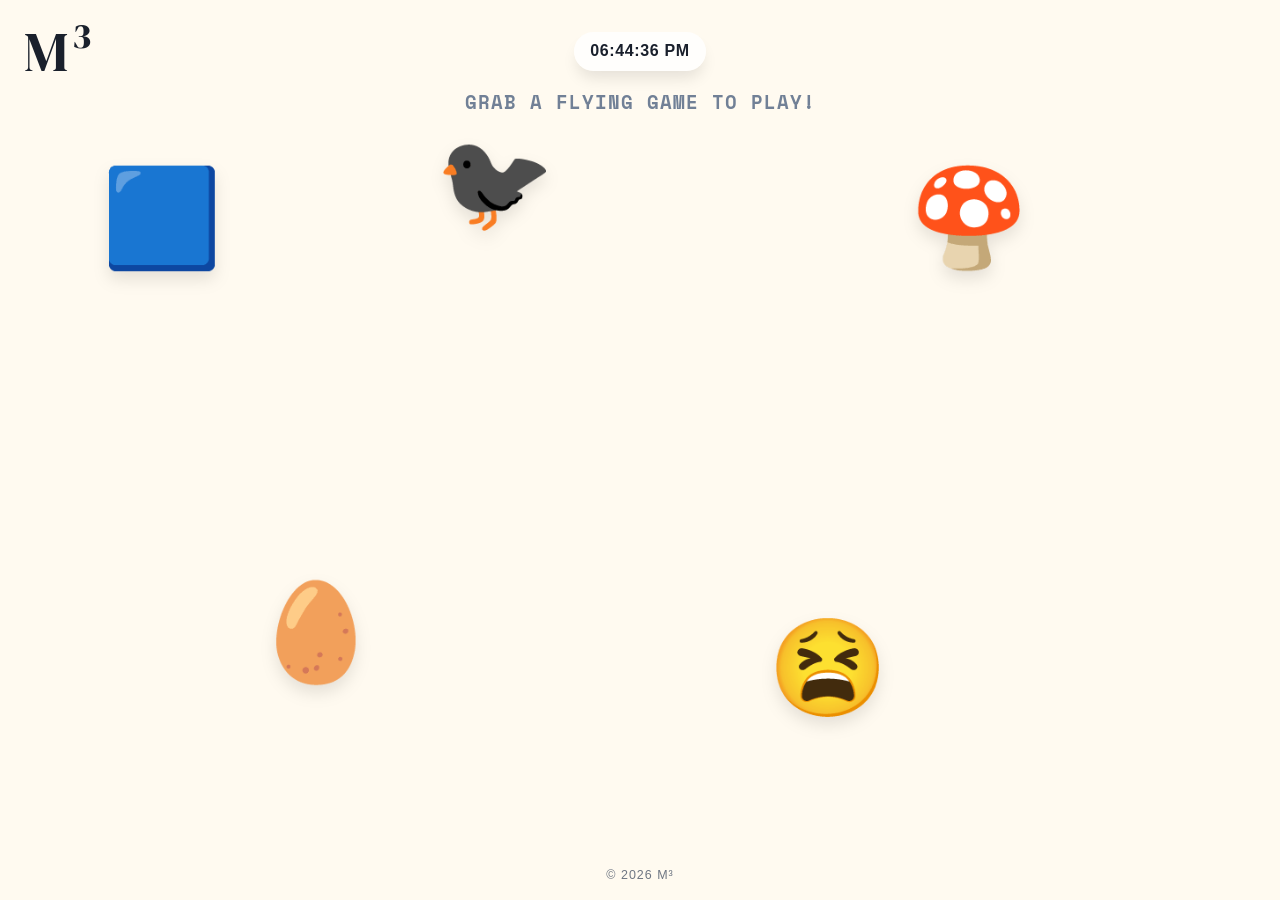
<file: game/index.html>
<!doctype html>
<html lang="en">
  <head>
    <meta charset="UTF-8">
    <meta name="viewport" content="width=device-width, initial-scale=1.0">
    <title>M³. HAHAHA</title>
    <link rel="stylesheet" href="./style.css">
  </head>
  <body>
    <main class="home-page">
      <a class="brand" href="../index.html">M&sup3;</a>
      <button class="home-clock" id="home-clock" type="button" aria-label="Pause floating emoji"></button>
      <p class="home-subtitle">Grab a flying game to play!</p>

      <section class="game-grid">
        <a class="game-card" href="./shape-sorter/" aria-label="Shape Sorter" title="Shape Sorter" style="--x:8vw;--y:18vh;--float-duration:2.2s;--float-delay:-1.2s;--tilt:-8deg;--dx1:18vw;--dy1:-8vh;--dx2:42vw;--dy2:4vh;--dx3:20vw;--dy3:18vh;--dx4:-10vw;--dy4:10vh;">
          <div class="game-emoji">🟦</div>
        </a>

        <a class="game-card" href="./crow-pitcher/" aria-label="Thirsty Crow" title="Thirsty Crow" style="--x:34vw;--y:14vh;--float-duration:2.4s;--float-delay:-2.1s;--tilt:6deg;--dx1:22vw;--dy1:6vh;--dx2:36vw;--dy2:20vh;--dx3:10vw;--dy3:34vh;--dx4:-16vw;--dy4:18vh;">
          <div class="game-emoji">🐦‍⬛</div>
        </a>

        <a class="game-card" href="./red-riding-hood/" aria-label="Mushroom Delivery" title="Mushroom Delivery" style="--x:71vw;--y:18vh;--float-duration:2.1s;--float-delay:-0.8s;--tilt:9deg;--dx1:12vw;--dy1:8vh;--dx2:-8vw;--dy2:28vh;--dx3:-24vw;--dy3:24vh;--dx4:-6vw;--dy4:-4vh;">
          <div class="game-emoji">🍄</div>
        </a>

        <a class="game-card" href="./cheese-shell/" aria-label="Golden Egg Shell" title="Golden Egg Shell" style="--x:20vw;--y:64vh;--float-duration:2.6s;--float-delay:-1.7s;--tilt:-5deg;--dx1:28vw;--dy1:-10vh;--dx2:54vw;--dy2:-2vh;--dx3:22vw;--dy3:-18vh;--dx4:-8vw;--dy4:-6vh;">
          <div class="game-emoji">🥚</div>
        </a>

        <a class="game-card" href="./panic-tetris/" aria-label="Panic Tetris" title="Panic Tetris" style="--x:60vw;--y:68vh;--float-duration:2.3s;--float-delay:-2.8s;--tilt:4deg;--dx1:-18vw;--dy1:-14vh;--dx2:-2vw;--dy2:-34vh;--dx3:18vw;--dy3:-12vh;--dx4:8vw;--dy4:8vh;">
          <div class="game-emoji">😫</div>
        </a>
      </section>
    </main>
    <footer class="site-footer">&copy; 2026 M&sup3;</footer>
    <script>
      const clockButton = document.getElementById("home-clock");
      const updateClock = () => {
        const now = new Date();
        clockButton.textContent = now.toLocaleTimeString("en-US", { hour: "2-digit", minute: "2-digit", second: "2-digit", hour12: true });
      };
      updateClock();
      setInterval(updateClock, 1000);
      clockButton.addEventListener("click", () => {
        document.body.classList.toggle("is-paused");
      });
    </script>
  </body>
</html>
</file>
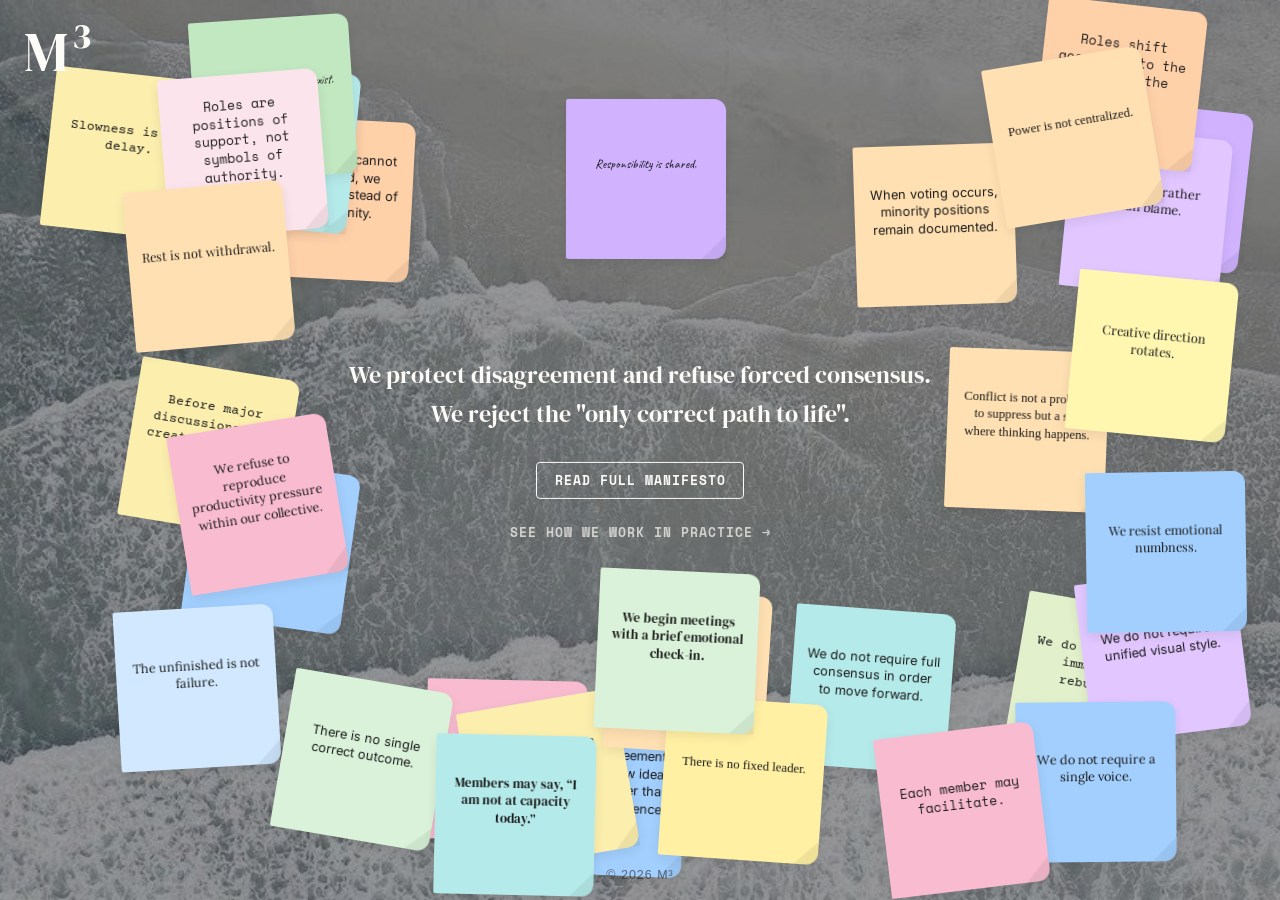
<file: manifesto/index.html>
<!DOCTYPE html>
<html lang="en">

<head>
    <meta charset="UTF-8">
    <meta name="viewport" content="width=device-width, initial-scale=1.0">
    <title>Manifesto</title>
    <link rel="stylesheet" href="style.css">
    <!-- Load Google Fonts for random font assignment and UI -->
    <link
        href="https://fonts.googleapis.com/css2?family=Caveat:wght@400..700&family=Courier+Prime:ital,wght@0,400;0,700;1,400&family=DM+Serif+Display:ital@0;1&family=Inter:wght@400;500;600&family=Lora:ital,wght@0,400..700;1,400..700&family=Permanent+Marker&family=Playfair+Display:ital,wght@0,400..900;1,400..900&family=Space+Mono:ital,wght@0,400;0,700;1,400&display=swap"
        rel="stylesheet">
</head>

<body>
    <div id="background-container"></div>
    <a class="brand" href="../index.html">M&sup3;</a>
    <div id="container">
        <!-- Sticky Notes base layout -->
        <div id="sticky-notes-container"></div>

        <!-- Center "Common Guide" Block (Always above sticky notes) -->
        <div id="center-guide">
            <h1 class="guide-text">
                We protect disagreement and refuse forced consensus.<br>
                <span>We reject the "only correct path to life".</span>
            </h1>
            <div class="btn-group">
                <a href="manifesto.html" class="manifesto-btn">Read Full Manifesto</a>
                <a href="ways.html" class="ways-link">SEE HOW WE WORK IN PRACTICE →</a>
            </div>
        </div>
    </div>

    <footer class="site-footer">&copy; 2026 M&sup3;</footer>
    <script src="script.js"></script>
</body>

</html>
</file>
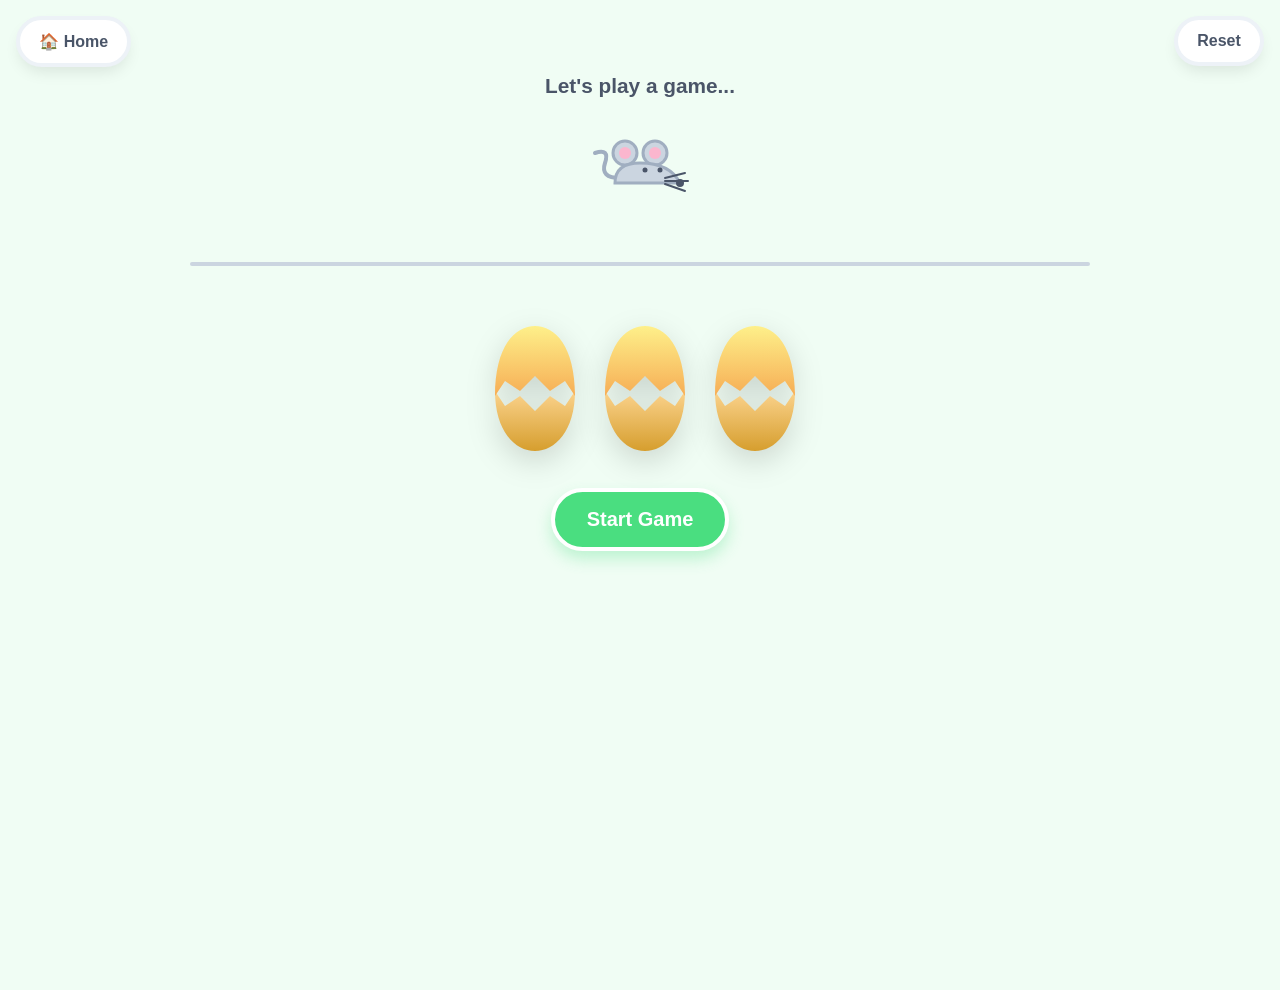
<file: game/cheese-shell/index.html>
<!doctype html>
<html lang="en">
  <head>
    <meta charset="UTF-8">
    <meta name="viewport" content="width=device-width, initial-scale=1.0">
    <title>Golden Egg Shell</title>
    <link rel="stylesheet" href="./style.css">
  </head>
  <body>
    <main class="game-page">
      <a class="back-link" href="../index.html">🏠 Home</a>
      <button class="reset-btn" id="reset-btn">Reset</button>
      <div class="message-board" id="message-board"></div>
      <div class="mouse-area" id="mouse-area"></div>
      <div class="sniff-meter" id="sniff-meter">&nbsp;</div>
      <div class="table-line"></div>
      <div class="eggs-area" id="eggs-area"></div>
      <button class="start-btn" id="start-btn">Start Game</button>
    </main>
    <script src="./main.js"></script>
  </body>
</html>
</file>
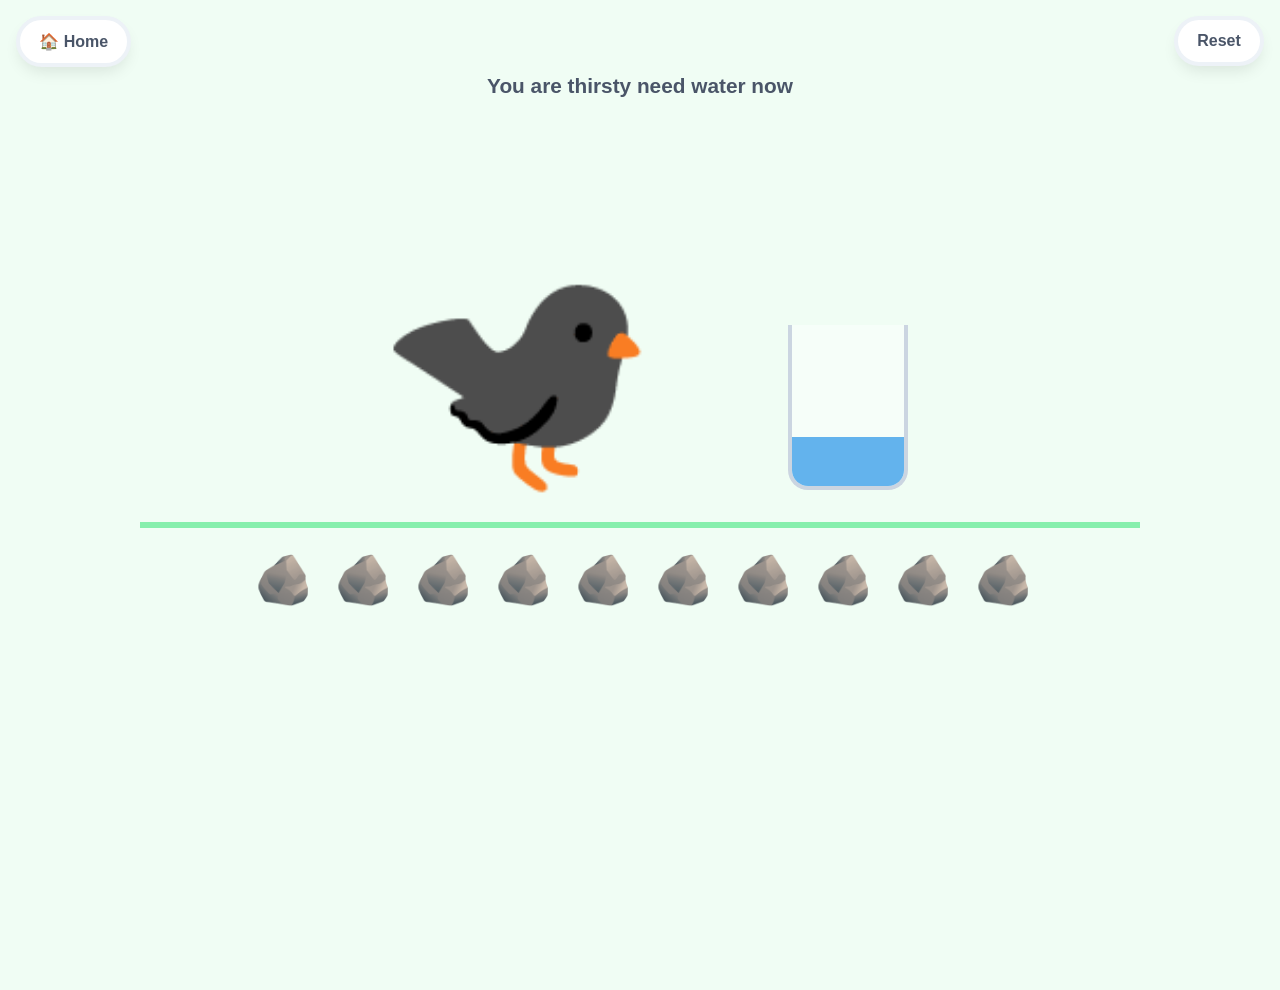
<file: game/crow-pitcher/index.html>
<!doctype html>
<html lang="en">
  <head>
    <meta charset="UTF-8">
    <meta name="viewport" content="width=device-width, initial-scale=1.0">
    <title>Thirsty Crow</title>
    <link rel="stylesheet" href="./style.css">
  </head>
  <body>
    <main class="game-page">
      <a class="back-link" href="../index.html">🏠 Home</a>
      <button class="reset-btn" id="reset-btn">Reset</button>
      <div class="message-board" id="message-board"></div>

      <section class="scene-area">
        <div class="crow" id="crow-target">🐦‍⬛</div>
        <button class="pitcher" id="pitcher" draggable="true">
          <div class="pitcher-opening"></div>
          <div class="pitcher-body">
            <div class="water" id="water"></div>
            <div class="pitcher-stones" id="pitcher-stones"></div>
          </div>
        </button>
      </section>

      <section class="stones-area" id="stones-area"></section>
    </main>
    <script src="./main.js"></script>
  </body>
</html>
</file>
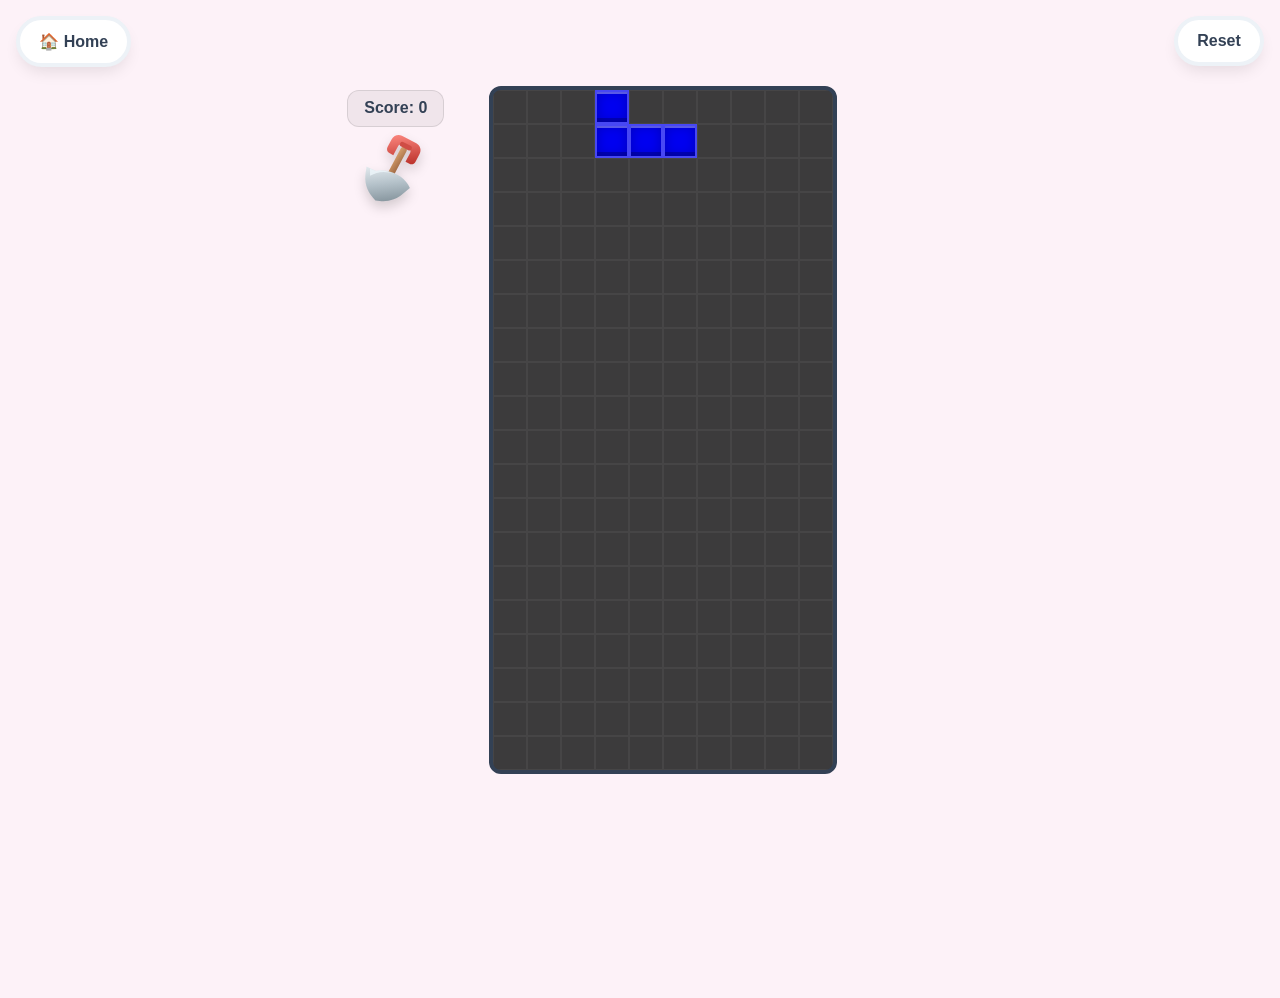
<file: game/panic-tetris/index.html>
<!doctype html>
<html lang="en">
  <head>
    <meta charset="UTF-8">
    <meta name="viewport" content="width=device-width, initial-scale=1.0">
    <title>Panic Tetris</title>
    <link rel="stylesheet" href="./style.css">
  </head>
  <body>
    <main class="game-page">
      <a class="back-link" href="../index.html">🏠 Home</a>
      <button class="reset-btn" id="reset-btn" type="button">Reset</button>
      <div class="tetris-wrap">
        <div class="tetris-side">
          <div class="stat-box" id="score-box">Score: 0</div>
          <button class="shovel-logo" id="shovel-btn" aria-label="Dig hole" type="button">
            <svg class="shovel-svg" viewBox="0 0 120 150" aria-hidden="true">
              <defs>
                <linearGradient id="handle-grad" x1="0" y1="0" x2="1" y2="1">
                  <stop offset="0%" stop-color="#d8a16d"></stop>
                  <stop offset="100%" stop-color="#9a633f"></stop>
                </linearGradient>
                <linearGradient id="metal-grad" x1="0" y1="0" x2="1" y2="1">
                  <stop offset="0%" stop-color="#f2f7fa"></stop>
                  <stop offset="45%" stop-color="#b5c2ca"></stop>
                  <stop offset="100%" stop-color="#6b7b84"></stop>
                </linearGradient>
                <linearGradient id="grip-grad" x1="0" y1="0" x2="1" y2="1">
                  <stop offset="0%" stop-color="#ff8b83"></stop>
                  <stop offset="100%" stop-color="#b92f28"></stop>
                </linearGradient>
              </defs>
              <g transform="rotate(28 60 75)">
                <rect x="48" y="26" width="13" height="72" rx="6" fill="url(#handle-grad)"></rect>
                <path d="M38 8h33c9 0 16 7 16 16v18c0 5-4 9-9 9h-9V31c0-4-3-7-7-7H48c-4 0-7 3-7 7v20h-9c-5 0-9-4-9-9V24c0-9 7-16 15-16Z" fill="url(#grip-grad)"></path>
                <rect x="42" y="18" width="26" height="10" rx="5" fill="#cf4d45"></rect>
                <path d="M25 96c11-9 25-14 42-14 11 0 21 3 29 8l6 4-7 17c-6 16-19 29-35 35l-8 3-8-3c-17-6-30-20-36-38L4 97l21-1Z" fill="url(#metal-grad)"></path>
                <path d="M50 86c-14 4-23 12-31 24l-7-13 13-1c10-8 22-12 37-12-4 0-8 1-12 2Z" fill="#eef6fb" opacity="0.8"></path>
              </g>
            </svg>
          </button>
        </div>
        <div class="board-wrap">
          <div class="tetris-board" id="board"></div>
          <div class="fallen-layer" id="fallen-layer"></div>
        </div>
      </div>
    </main>
    <script src="./main.js"></script>
  </body>
</html>
</file>
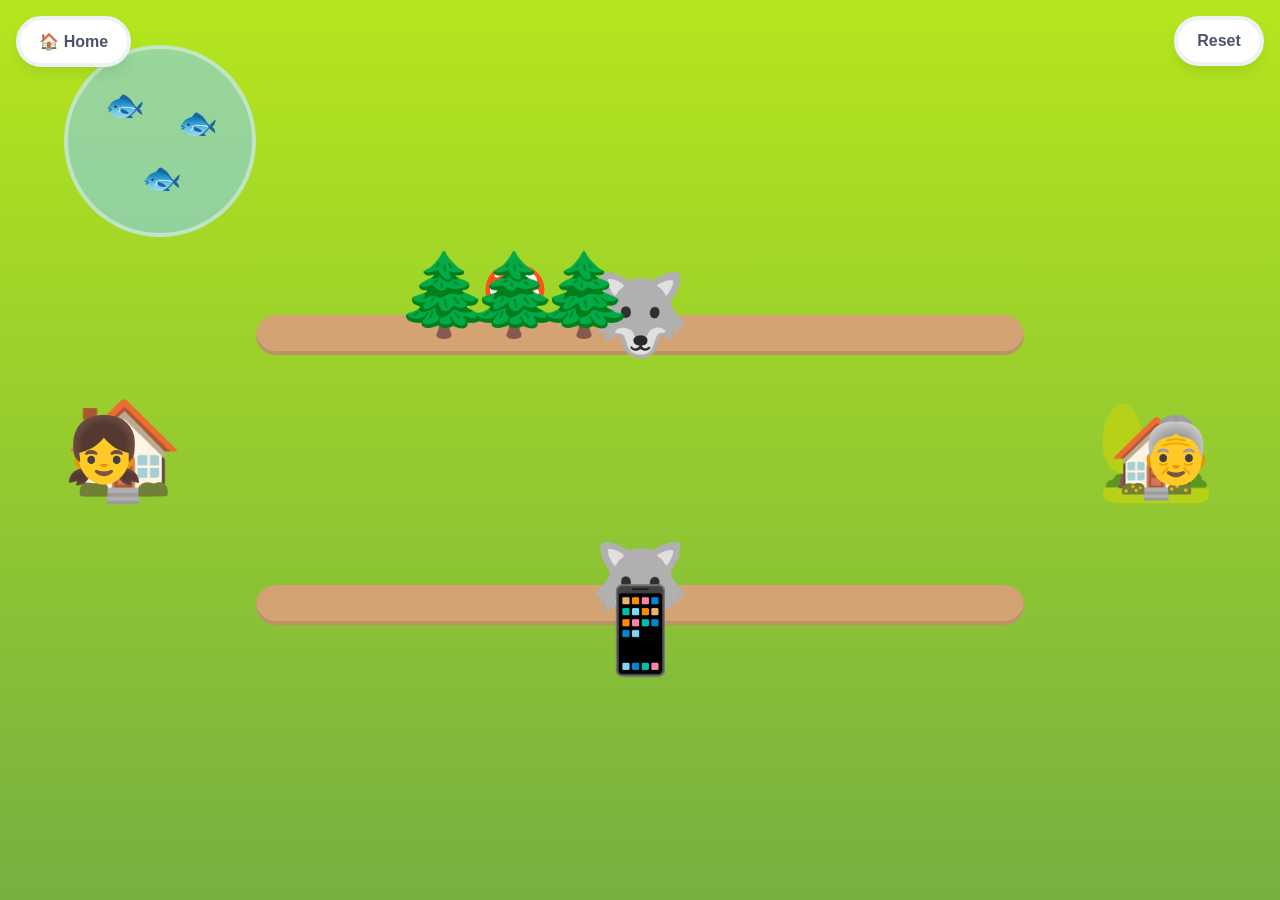
<file: game/red-riding-hood/index.html>
<!DOCTYPE html>
<html lang="en">
  <head>
    <meta charset="UTF-8" />
    <meta name="viewport" content="width=device-width, initial-scale=1.0" />
    <title>Little Red Riding Hood</title>
    <link rel="stylesheet" href="../style.css">
    <link rel="stylesheet" href="./style.css">
  </head>
  <body>
    <div id="game-container">
      <a href="../index.html" class="nav-btn home-btn" title="Back to Home">🏠 Home</a>
      <button id="reset-btn" class="nav-btn reset-btn" type="button">Reset</button>
      
      <!-- Mom Dialog Overlay -->
      <div class="phone-container hidden" id="phone-container">
        <div class="dialog" id="mom-dialog">
          <div>👩</div>
          <div><b>Grandma has no mashrooms, send some to her house!</b></div>
          <button id="close-dialog">OK</button>
        </div>
      </div>

      <div class="phone-container hidden" id="win-dialog-container">
        <div class="dialog" id="win-dialog">
          <div>👵</div>
          <div><b>Grandma has plenty of mushrooms now!</b></div>
          <button id="close-win-dialog">OK</button>
        </div>
      </div>

      <!-- Left / Start Area -->
      <div class="pond" id="pond">
        💧
        <div class="fish" id="fish1">🐟</div>
        <div class="fish" id="fish2">🐟</div>
        <div class="fish" id="fish3">🐟</div>
      </div>
      <div class="house" id="red-house">🏠</div>
      
      <div class="phone-wrapper center-phone vibrate" id="phone-wrapper">
        <div class="phone" id="phone">📱</div>
      </div>

      <div class="character draggable" id="red-riding-hood" draggable="false">👧</div>
      
      <!-- Middle Roads -->
      <div class="road top-road" id="top-road">
        <div class="forest" id="forest">
          <div class="tree">🌲</div>
          <div class="tree">🌲</div>
          <div class="tree">🌲</div>
          <div class="hidden-mushroom" id="hidden-mushroom">🍄</div>
        </div>
        <div class="wolf" id="top-wolf">🐺</div>
      </div>
      
      <div class="road bottom-road" id="bottom-road">
        <div class="wolf" id="bottom-wolf">🐺</div>
      </div>
      
      <!-- Right / End Area -->
      <div class="house" id="grandma-house">🏡</div>
      <div class="character" id="grandma">👵</div>
      
    </div>
    <script src="./main.js" type="module"></script>
  </body>
</html>
</file>
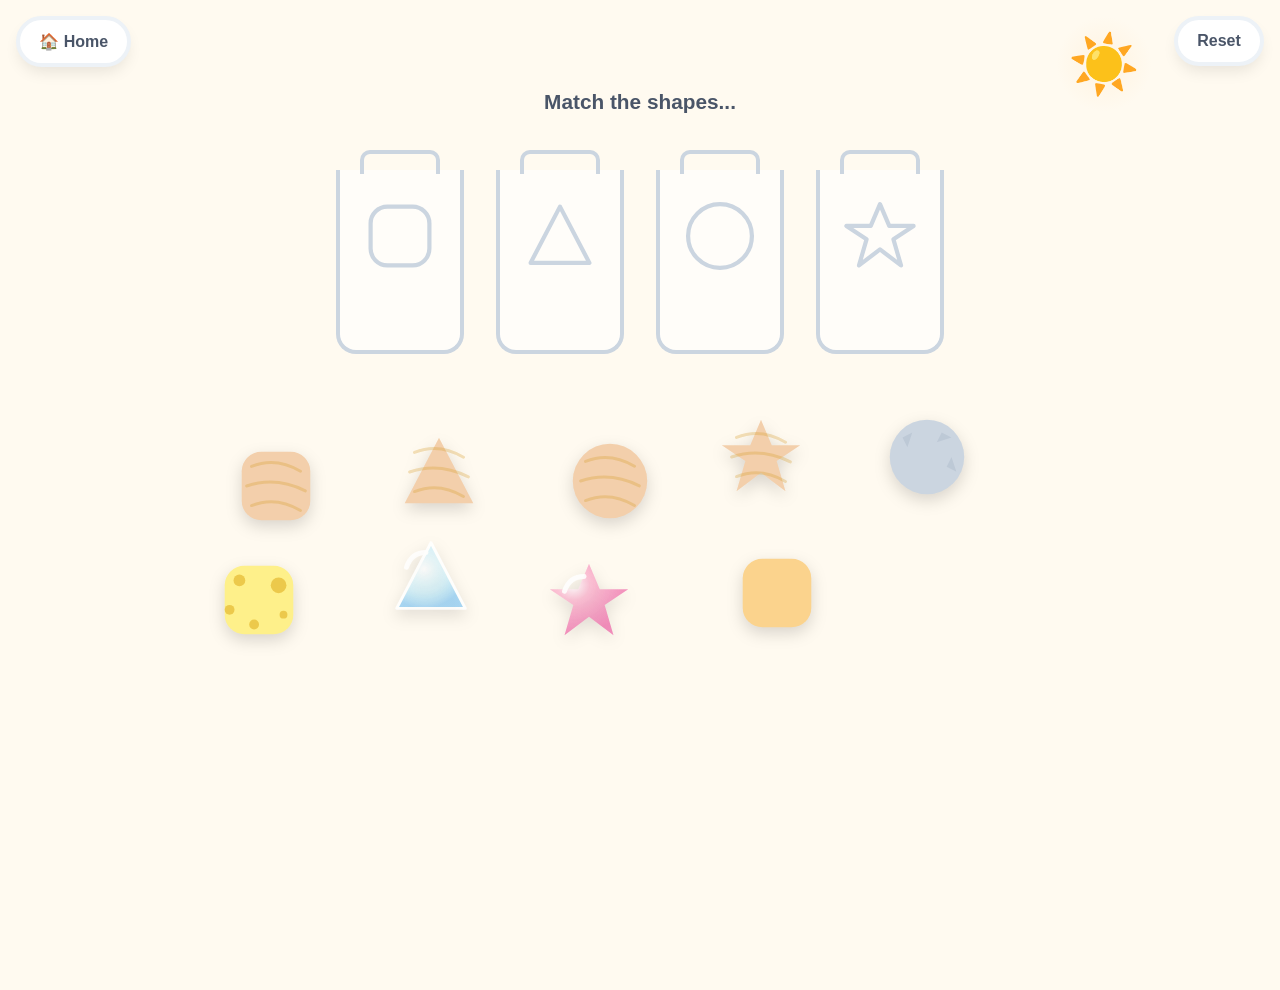
<file: game/shape-sorter/index.html>
<!doctype html>
<html lang="en">
  <head>
    <meta charset="UTF-8">
    <meta name="viewport" content="width=device-width, initial-scale=1.0">
    <title>Shape Sorter</title>
    <link rel="stylesheet" href="./style.css">
  </head>
  <body>
    <main class="game-page">
      <a class="back-link" href="../index.html">🏠 Home</a>
      <button class="reset-btn" id="reset-btn">Reset</button>
      <div class="sun-area" id="sun-area">☀️</div>
      <div class="message-board" id="message-board">Match the shapes...</div>
      <section class="bottles-area" id="bottles-area"></section>
      <section class="blocks-area" id="blocks-area"></section>
    </main>
    <script src="./main.js"></script>
  </body>
</html>
</file>
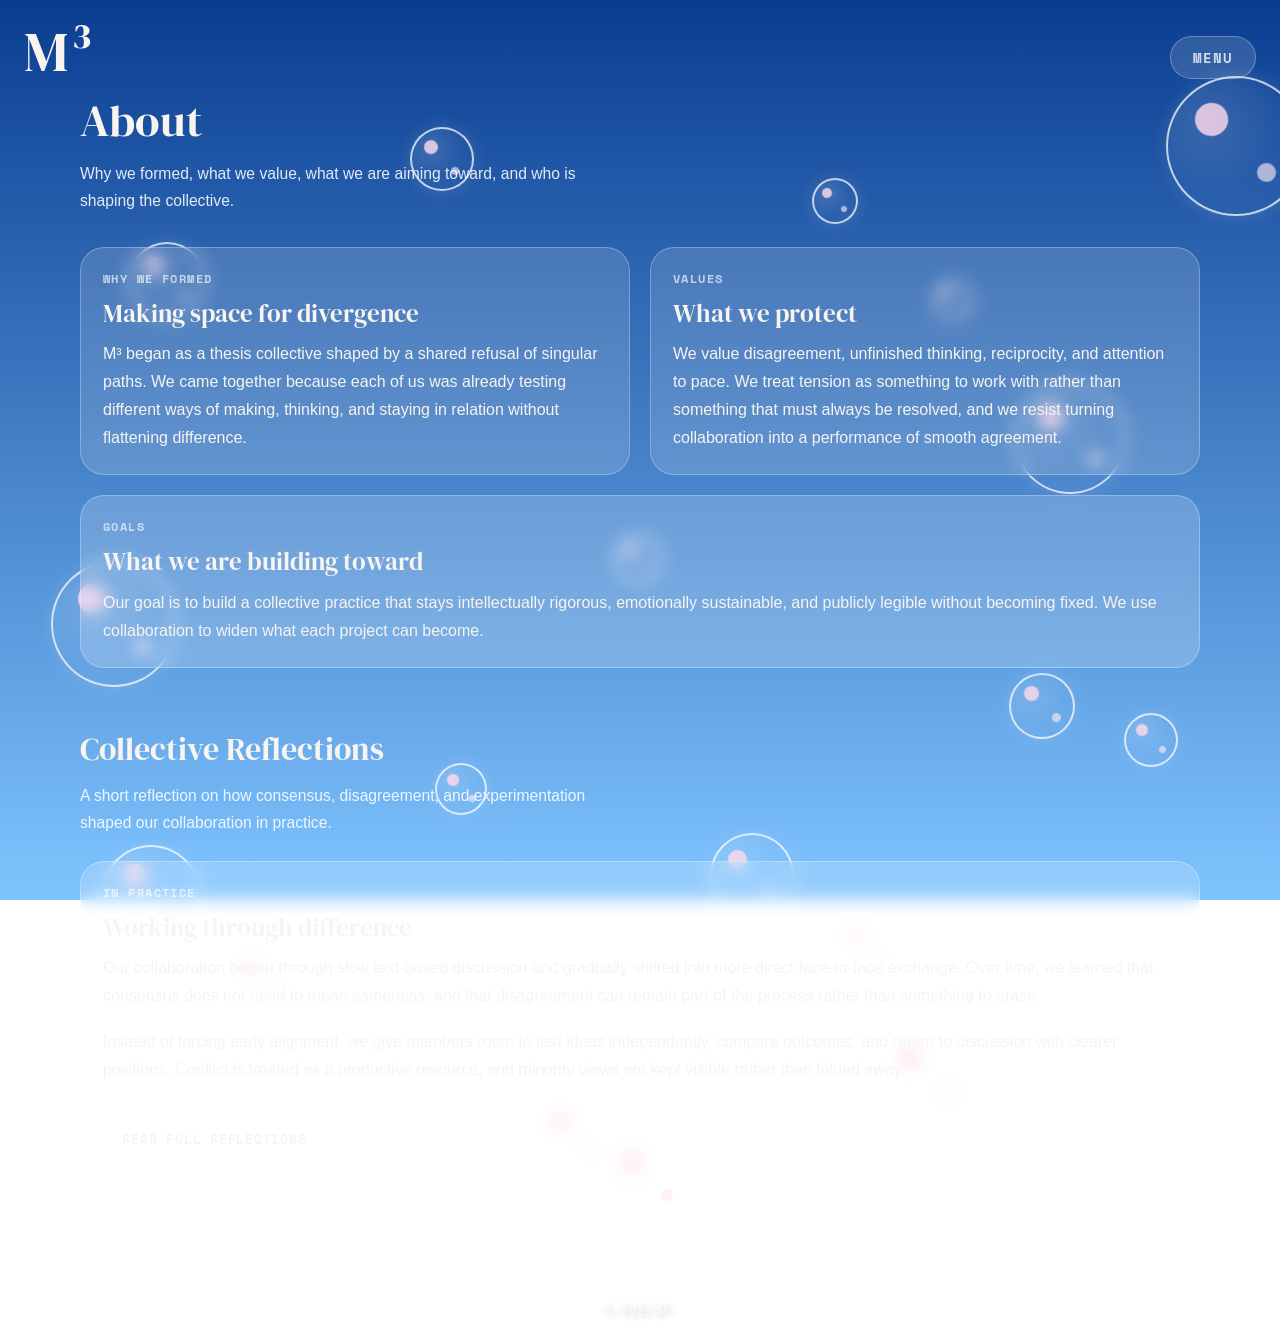
<file: about.html>
<!DOCTYPE html>
<html lang="en">
<head>
  <meta charset="UTF-8">
  <meta name="viewport" content="width=device-width, initial-scale=1.0">
  <title>M³ About</title>
  <link rel="stylesheet" href="./style.css">
</head>
<body class="about-page">
  <main id="top" class="page content-page">
    <a class="brand" href="./index.html">M&sup3;</a>
    <details class="page-menu">
      <summary>Menu</summary>
      <div class="page-menu-panel">
        <a href="./about.html#about-section">About</a>
        <a href="./project.html">Project</a>
        <a href="./member.html">Member</a>
        <a class="page-menu-manifesto-link" href="./manifesto/" target="_blank" rel="noreferrer">Manifesto</a>
        <a class="page-menu-fun-link" href="./game/" target="_blank" rel="noreferrer" data-hover-label="🍄🐦‍⬛🥚🟦😫">
          <span>Fun</span>
        </a>
      </div>
    </details>
    <div class="bubble bubble-1" aria-hidden="true"></div>
    <div class="bubble bubble-2" aria-hidden="true"></div>
    <div class="bubble bubble-3" aria-hidden="true"></div>
    <div class="bubble bubble-4" aria-hidden="true"></div>
    <div class="bubble bubble-5" aria-hidden="true"></div>
    <div class="bubble bubble-6" aria-hidden="true"></div>
    <div class="bubble bubble-7" aria-hidden="true"></div>
    <div class="bubble bubble-8" aria-hidden="true"></div>
    <div class="bubble bubble-9" aria-hidden="true"></div>
    <div class="bubble bubble-10" aria-hidden="true"></div>
    <div class="bubble bubble-11" aria-hidden="true"></div>
    <div class="bubble bubble-12" aria-hidden="true"></div>
    <div class="bubble bubble-13" aria-hidden="true"></div>
    <div class="bubble bubble-14" aria-hidden="true"></div>
    <div class="bubble bubble-15" aria-hidden="true"></div>
    <div class="bubble bubble-16" aria-hidden="true"></div>
    <div class="bubble bubble-17" aria-hidden="true"></div>
    <div class="bubble bubble-18" aria-hidden="true"></div>
    <section class="document-shell">
      <div class="section-group" id="about-section">
        <div class="subsection-header page-hero">
          <h2 class="subsection-title">About</h2>
          <p class="subsection-note">Why we formed, what we value, what we are aiming toward, and who is shaping the collective.</p>
        </div>

        <div class="info-grid">
          <article class="info-card">
            <p class="card-kicker">Why We Formed</p>
            <h2>Making space for divergence</h2>
            <p>M&sup3; began as a thesis collective shaped by a shared refusal of singular paths. We came together because each of us was already testing different ways of making, thinking, and staying in relation without flattening difference.</p>
          </article>

          <article class="info-card">
            <p class="card-kicker">Values</p>
            <h2>What we protect</h2>
            <p>We value disagreement, unfinished thinking, reciprocity, and attention to pace. We treat tension as something to work with rather than something that must always be resolved, and we resist turning collaboration into a performance of smooth agreement.</p>
          </article>

          <article class="info-card feature-card">
            <p class="card-kicker">Goals</p>
            <h2>What we are building toward</h2>
            <p>Our goal is to build a collective practice that stays intellectually rigorous, emotionally sustainable, and publicly legible without becoming fixed. We use collaboration to widen what each project can become.</p>
          </article>
        </div>
      </div>

      <div class="section-group" id="collective-reflections-section">
        <div class="subsection-header">
          <h2 class="subsection-title">Collective Reflections</h2>
          <p class="subsection-note">A short reflection on how consensus, disagreement, and experimentation shaped our
            collaboration in practice.</p>
        </div>

        <div class="info-grid">
          <article class="info-card feature-card">
            <p class="card-kicker">In Practice</p>
            <h2>Working through difference</h2>
            <p>Our collaboration began through slow text-based discussion and gradually shifted into more direct
              face-to-face exchange. Over time, we learned that consensus does not need to mean sameness, and that
              disagreement can remain part of the process rather than something to erase.</p>
            <p>Instead of forcing early alignment, we give members room to test ideas independently, compare
              outcomes, and return to discussion with clearer positions. Conflict is treated as a productive
              resource, and minority views are kept visible rather than folded away.</p>
            <div class="link-cluster">
              <a class="link-pill" href="./how-we-work.html">Read Full Reflections</a>
            </div>
          </article>
        </div>
      </div>

    </section>
  </main>
  <a class="back-to-top-link" href="#top">Back to Top</a>
  <footer class="site-footer scroll-footer">&copy; 2026 M&sup3;</footer>
</body>
</html>
</file>
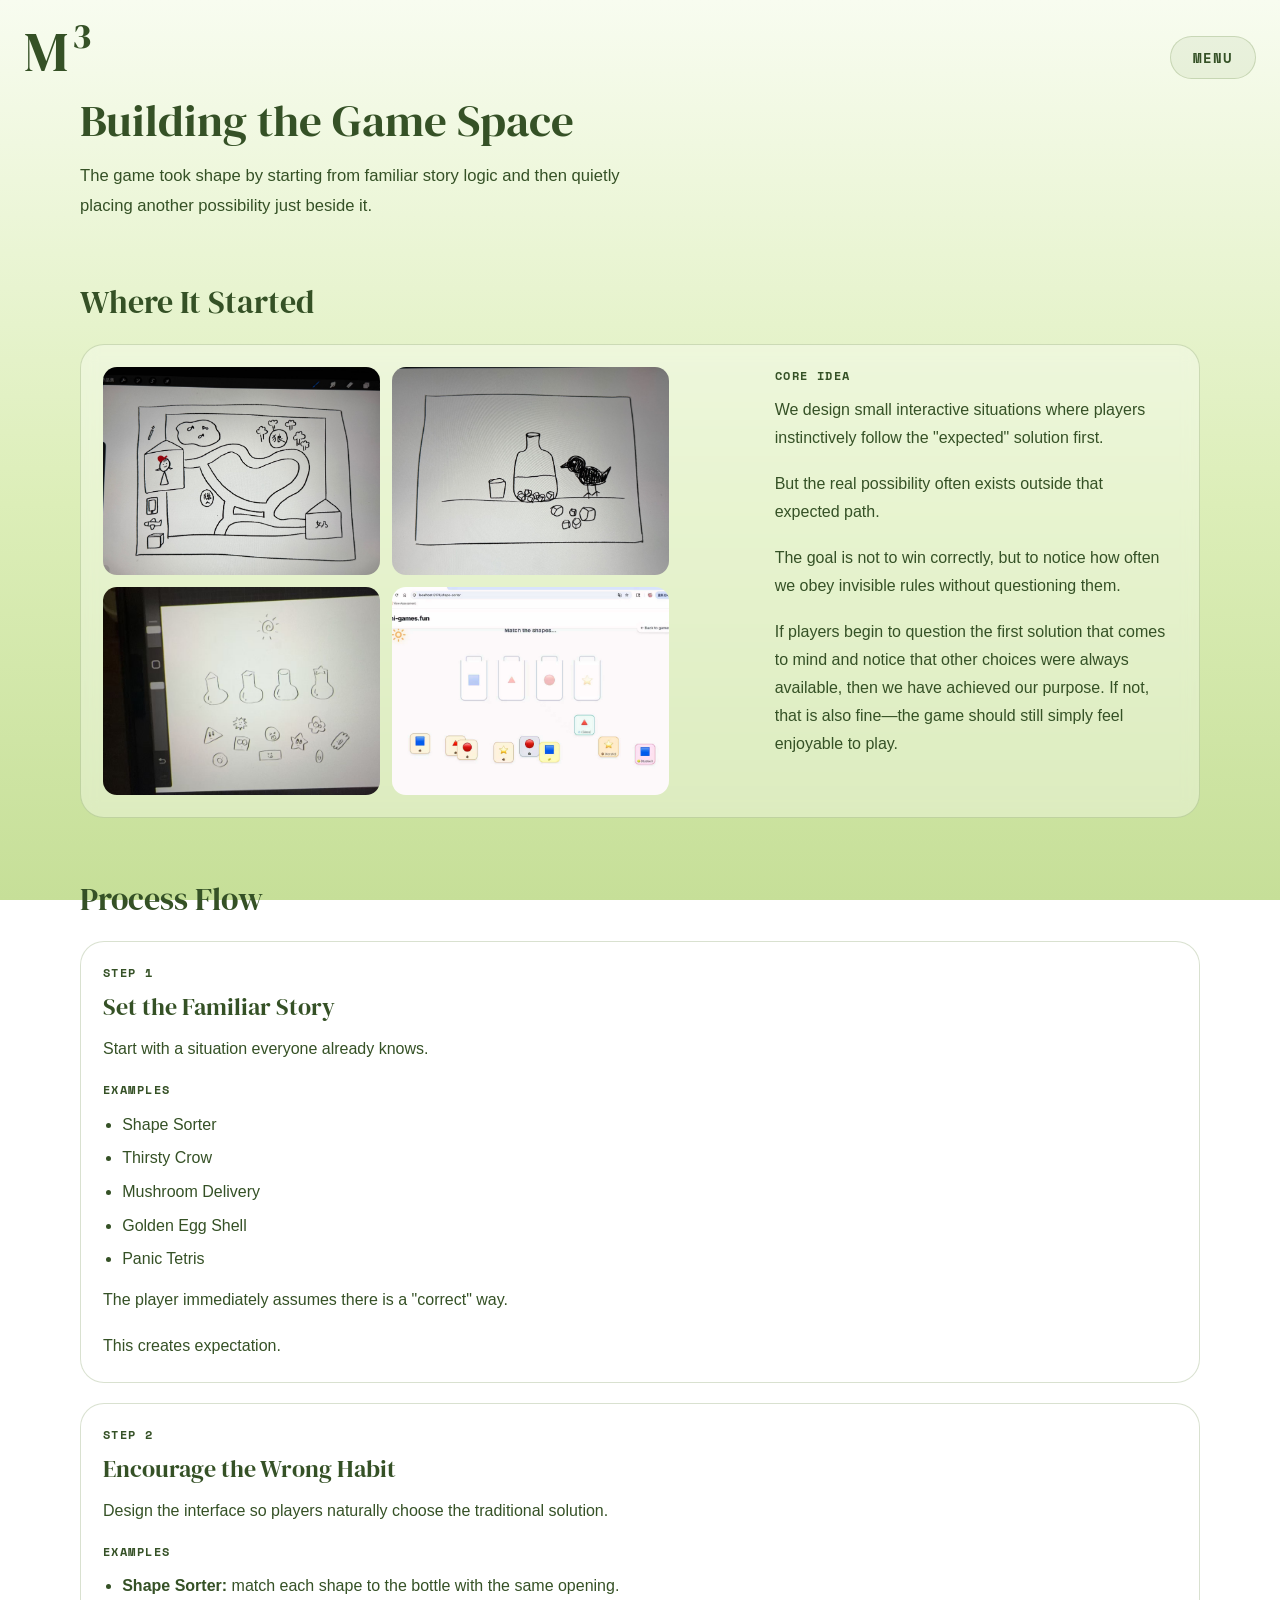
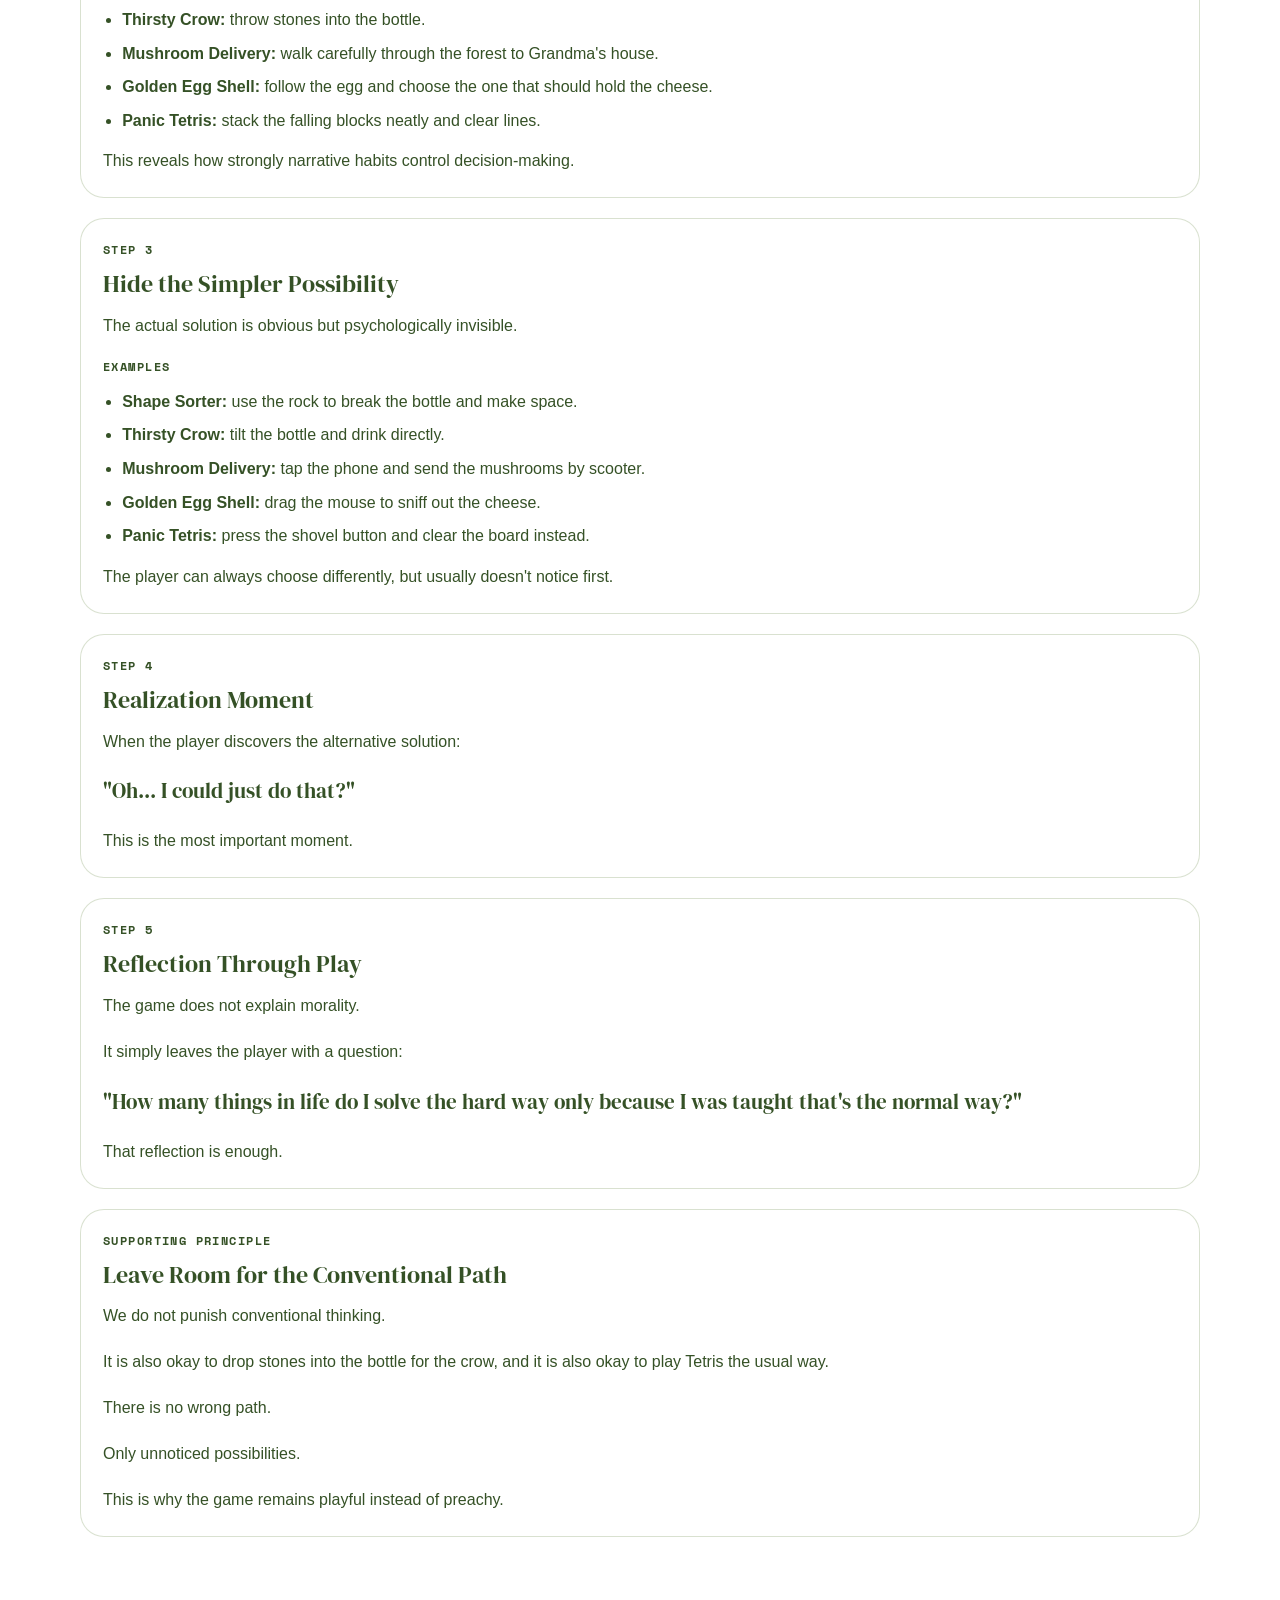
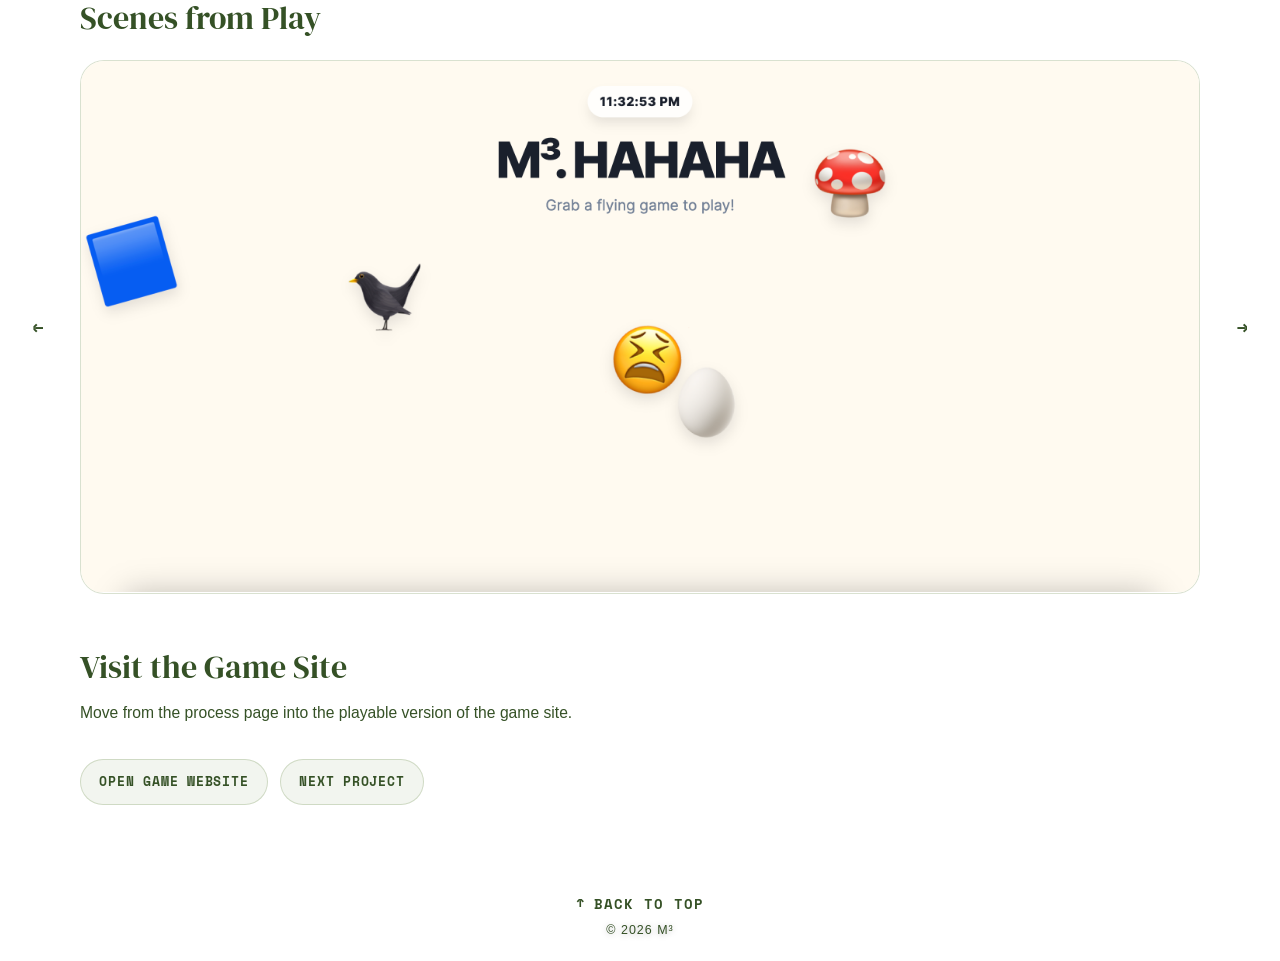
<file: game-process.html>
<!DOCTYPE html>
<html lang="en">
<head>
  <meta charset="UTF-8">
  <meta name="viewport" content="width=device-width, initial-scale=1.0">
  <title>M³ Game Process</title>
  <link rel="stylesheet" href="./style.css">
</head>
<body class="process-page game-process-page">
  <main id="top" class="page content-page">
    <a class="brand" href="./index.html">M&sup3;</a>
    <details class="page-menu">
      <summary>Menu</summary>
      <div class="page-menu-panel">
        <a href="./about.html#about-section">About</a>
        <a href="./project.html">Project</a>
        <a href="./member.html">Member</a>
        <a class="page-menu-manifesto-link" href="./manifesto/" target="_blank" rel="noreferrer">Manifesto</a>
        <a class="page-menu-fun-link" href="./game/" target="_blank" rel="noreferrer" data-hover-label="🍄🐦‍⬛🥚🟦😫">
          <span>Fun</span>
        </a>
      </div>
    </details>
    <div class="bubble bubble-1" aria-hidden="true"></div>
    <div class="bubble bubble-2" aria-hidden="true"></div>
    <div class="bubble bubble-3" aria-hidden="true"></div>
    <div class="bubble bubble-4" aria-hidden="true"></div>
    <div class="bubble bubble-5" aria-hidden="true"></div>
    <div class="bubble bubble-6" aria-hidden="true"></div>
    <div class="bubble bubble-7" aria-hidden="true"></div>
    <div class="bubble bubble-8" aria-hidden="true"></div>
    <div class="bubble bubble-9" aria-hidden="true"></div>
    <div class="bubble bubble-10" aria-hidden="true"></div>
    <div class="bubble bubble-11" aria-hidden="true"></div>
    <div class="bubble bubble-12" aria-hidden="true"></div>
    <div class="bubble bubble-13" aria-hidden="true"></div>
    <div class="bubble bubble-14" aria-hidden="true"></div>
    <div class="bubble bubble-15" aria-hidden="true"></div>
    <div class="bubble bubble-16" aria-hidden="true"></div>
    <div class="bubble bubble-17" aria-hidden="true"></div>
    <div class="bubble bubble-18" aria-hidden="true"></div>

    <section class="document-shell process-shell">
      <div class="section-intro manifesto-process-intro page-hero">
        <h1 class="section-title">Building the Game Space</h1>
        <p class="section-lead">The game took shape by starting from familiar story logic and then quietly placing another possibility just beside it.</p>
      </div>

      <div class="section-group">
        <div class="subsection-header">
          <h2 class="subsection-title">Where It Started</h2>
        </div>

        <div class="info-grid">
          <article class="info-card feature-card process-start-card">
            <div class="process-start-gallery" aria-label="Game process image grid">
              <img src="./process-images/6-1.JPG" alt="Game process image 6-1" loading="lazy">
              <img src="./process-images/7.JPG" alt="Game process image 7" loading="lazy">
              <img src="./process-images/11.JPG" alt="Game process image 11" loading="lazy">
              <img src="./process-images/10.JPG" alt="Game process image 10" loading="lazy">
            </div>
            <div class="process-start-copy longform-copy">
              <p class="card-kicker">Core Idea</p>
              <p>We design small interactive situations where players instinctively follow the "expected" solution first.</p>
              <p>But the real possibility often exists outside that expected path.</p>
              <p>The goal is not to win correctly, but to notice how often we obey invisible rules without questioning them.</p>
              <p>If players begin to question the first solution that comes to mind and notice that other choices were always available, then we have achieved our purpose. If not, that is also fine—the game should still simply feel enjoyable to play.</p>
            </div>
          </article>
        </div>
      </div>

      <div class="section-group">
        <div class="subsection-header">
          <h2 class="subsection-title">Process Flow</h2>
        </div>

        <div class="info-grid process-flow-grid">
          <article class="info-card process-step-card">
            <p class="card-kicker">Step 1</p>
            <h3 class="process-step-title">Set the Familiar Story</h3>
            <p>Start with a situation everyone already knows.</p>
            <p class="process-step-label">Examples</p>
            <ul class="process-step-list">
              <li>Shape Sorter</li>
              <li>Thirsty Crow</li>
              <li>Mushroom Delivery</li>
              <li>Golden Egg Shell</li>
              <li>Panic Tetris</li>
            </ul>
            <p>The player immediately assumes there is a "correct" way.</p>
            <p>This creates expectation.</p>
          </article>

          <article class="info-card process-step-card">
            <p class="card-kicker">Step 2</p>
            <h3 class="process-step-title">Encourage the Wrong Habit</h3>
            <p>Design the interface so players naturally choose the traditional solution.</p>
            <p class="process-step-label">Examples</p>
            <ul class="process-step-list">
              <li><strong>Shape Sorter:</strong> match each shape to the bottle with the same opening.</li>
              <li><strong>Thirsty Crow:</strong> throw stones into the bottle.</li>
              <li><strong>Mushroom Delivery:</strong> walk carefully through the forest to Grandma's house.</li>
              <li><strong>Golden Egg Shell:</strong> follow the egg and choose the one that should hold the cheese.</li>
              <li><strong>Panic Tetris:</strong> stack the falling blocks neatly and clear lines.</li>
            </ul>
            <p>This reveals how strongly narrative habits control decision-making.</p>
          </article>

          <article class="info-card process-step-card">
            <p class="card-kicker">Step 3</p>
            <h3 class="process-step-title">Hide the Simpler Possibility</h3>
            <p>The actual solution is obvious but psychologically invisible.</p>
            <p class="process-step-label">Examples</p>
            <ul class="process-step-list">
              <li><strong>Shape Sorter:</strong> use the rock to break the bottle and make space.</li>
              <li><strong>Thirsty Crow:</strong> tilt the bottle and drink directly.</li>
              <li><strong>Mushroom Delivery:</strong> tap the phone and send the mushrooms by scooter.</li>
              <li><strong>Golden Egg Shell:</strong> drag the mouse to sniff out the cheese.</li>
              <li><strong>Panic Tetris:</strong> press the shovel button and clear the board instead.</li>
            </ul>
            <p>The player can always choose differently, but usually doesn't notice first.</p>
          </article>

          <article class="info-card process-step-card">
            <p class="card-kicker">Step 4</p>
            <h3 class="process-step-title">Realization Moment</h3>
            <p>When the player discovers the alternative solution:</p>
            <p class="process-step-quote">"Oh... I could just do that?"</p>
            <p>This is the most important moment.</p>
          </article>

          <article class="info-card process-step-card">
            <p class="card-kicker">Step 5</p>
            <h3 class="process-step-title">Reflection Through Play</h3>
            <p>The game does not explain morality.</p>
            <p>It simply leaves the player with a question:</p>
            <p class="process-step-quote">"How many things in life do I solve the hard way only because I was taught that's the normal way?"</p>
            <p>That reflection is enough.</p>
          </article>

          <article class="info-card process-step-card">
            <p class="card-kicker">Supporting Principle</p>
            <h3 class="process-step-title">Leave Room for the Conventional Path</h3>
            <p>We do not punish conventional thinking.</p>
            <p>It is also okay to drop stones into the bottle for the crow, and it is also okay to play Tetris the usual way.</p>
            <p>There is no wrong path.</p>
            <p>Only unnoticed possibilities.</p>
            <p>This is why the game remains playful instead of preachy.</p>
          </article>
        </div>
      </div>

      <div class="section-group">
        <div class="subsection-header compact-header">
          <h2 class="subsection-title">Scenes from Play</h2>
        </div>

        <div class="game-carousel" data-game-carousel>
          <button class="game-carousel-btn game-carousel-prev" type="button" aria-label="Previous screenshot" data-direction="-1">&larr;</button>
          <div class="game-carousel-frame">
            <div class="game-carousel-viewport">
              <div class="game-carousel-track">
                <figure class="game-carousel-slide">
                  <img src="./process-images/13.png" alt="Game process screenshot 13" loading="lazy">
                </figure>

                <figure class="game-carousel-slide">
                  <img src="./process-images/14.png" alt="Game process screenshot 14" loading="lazy">
                </figure>

                <figure class="game-carousel-slide">
                  <img src="./process-images/15.png" alt="Game process screenshot 15" loading="lazy">
                </figure>

                <figure class="game-carousel-slide">
                  <img src="./process-images/16.png" alt="Game process screenshot 16" loading="lazy">
                </figure>

                <figure class="game-carousel-slide">
                  <img src="./process-images/17.png" alt="Game process screenshot 17" loading="lazy">
                </figure>

                <figure class="game-carousel-slide">
                  <img src="./process-images/18.png" alt="Game process screenshot 18" loading="lazy">
                </figure>
              </div>
            </div>
          </div>
          <button class="game-carousel-btn game-carousel-next" type="button" aria-label="Next screenshot" data-direction="1">&rarr;</button>
        </div>
      </div>

      <div class="section-group process-cta">
        <div class="subsection-header">
          <h2 class="subsection-title">Visit the Game Site</h2>
          <p class="subsection-note">Move from the process page into the playable version of the game site.</p>
        </div>

        <div class="link-cluster">
          <a class="link-pill" href="./game/">Open Game Website</a>
          <a class="link-pill manifesto-process-link" href="./manifesto-process.html">Next Project</a>
        </div>
      </div>
    </section>
  </main>
  <a class="back-to-top-link" href="#top">Back to Top</a>
  <footer class="site-footer scroll-footer">&copy; 2026 M&sup3;</footer>
  <script>
    (() => {
      const carousel = document.querySelector("[data-game-carousel]");
      if (!carousel) return;

      const track = carousel.querySelector(".game-carousel-track");
      const slides = Array.from(track.children);
      const controls = carousel.querySelectorAll("[data-direction]");
      let index = 0;

      const render = () => {
        track.style.transform = `translateX(-${index * 100}%)`;
      };

      controls.forEach((button) => {
        button.addEventListener("click", () => {
          const direction = Number(button.dataset.direction);
          index = (index + direction + slides.length) % slides.length;
          render();
        });
      });

      render();
    })();
  </script>
</body>
</html>
</file>
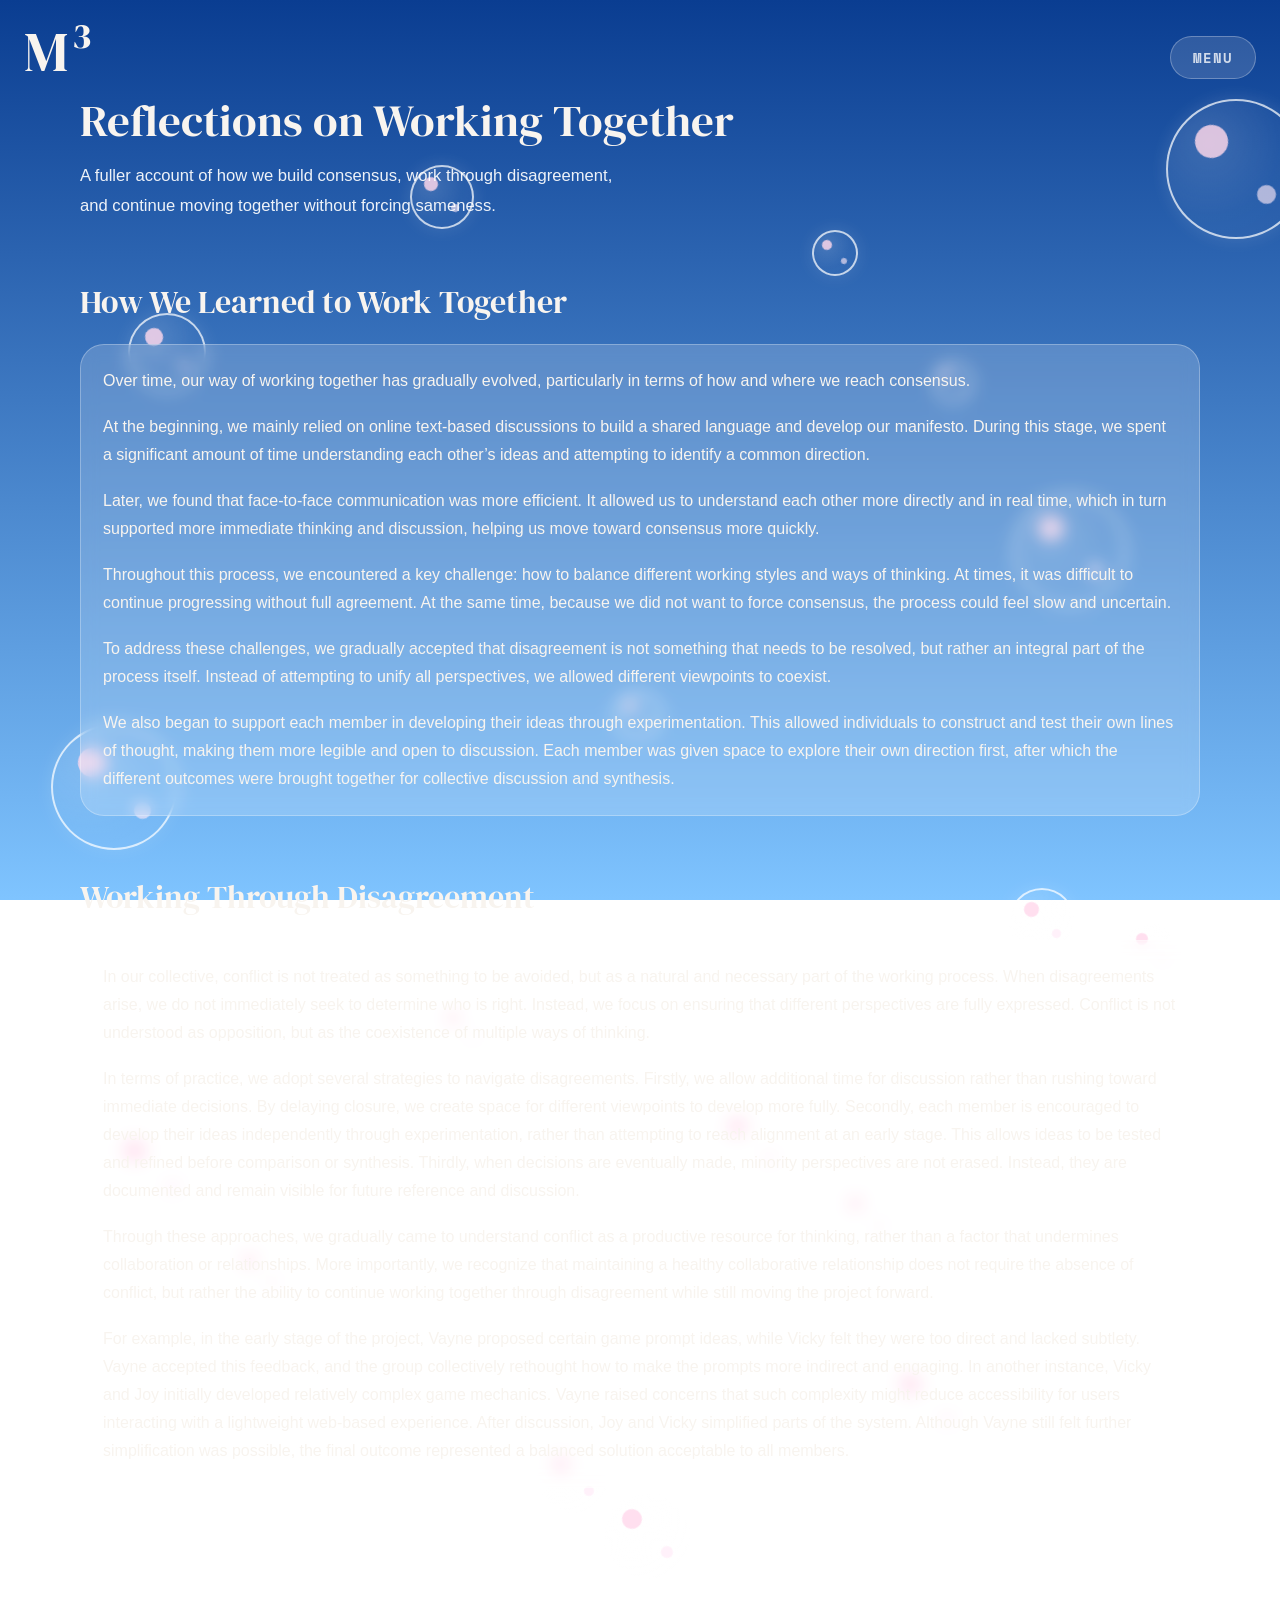
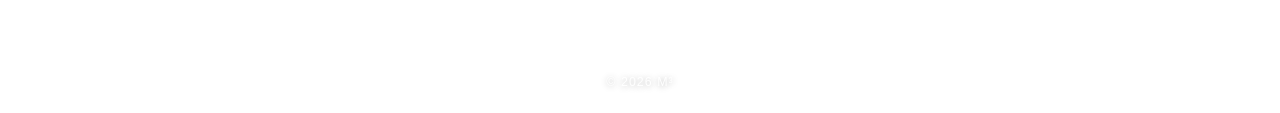
<file: how-we-work.html>
<!DOCTYPE html>
<html lang="en">

<head>
  <meta charset="UTF-8">
  <meta name="viewport" content="width=device-width, initial-scale=1.0">
  <title>M³ Reflections on Working Together</title>
  <link rel="stylesheet" href="./style.css">
</head>

<body class="about-page">
  <main id="top" class="page content-page">
    <a class="brand" href="./index.html">M&sup3;</a>
    <details class="page-menu">
      <summary>Menu</summary>
      <div class="page-menu-panel">
        <a href="./about.html#about-section">About</a>
        <a href="./project.html">Project</a>
        <a href="./member.html">Member</a>
        <a class="page-menu-manifesto-link" href="./manifesto/" target="_blank" rel="noreferrer">Manifesto</a>
        <a class="page-menu-fun-link" href="./game/" target="_blank" rel="noreferrer" data-hover-label="🍄🐦‍⬛🥚🟦😫">
          <span>Fun</span>
        </a>
      </div>
    </details>
    <div class="bubble bubble-1" aria-hidden="true"></div>
    <div class="bubble bubble-2" aria-hidden="true"></div>
    <div class="bubble bubble-3" aria-hidden="true"></div>
    <div class="bubble bubble-4" aria-hidden="true"></div>
    <div class="bubble bubble-5" aria-hidden="true"></div>
    <div class="bubble bubble-6" aria-hidden="true"></div>
    <div class="bubble bubble-7" aria-hidden="true"></div>
    <div class="bubble bubble-8" aria-hidden="true"></div>
    <div class="bubble bubble-9" aria-hidden="true"></div>
    <div class="bubble bubble-10" aria-hidden="true"></div>
    <div class="bubble bubble-11" aria-hidden="true"></div>
    <div class="bubble bubble-12" aria-hidden="true"></div>
    <div class="bubble bubble-13" aria-hidden="true"></div>
    <div class="bubble bubble-14" aria-hidden="true"></div>
    <div class="bubble bubble-15" aria-hidden="true"></div>
    <div class="bubble bubble-16" aria-hidden="true"></div>
    <div class="bubble bubble-17" aria-hidden="true"></div>
    <div class="bubble bubble-18" aria-hidden="true"></div>

    <section class="document-shell">
      <div class="section-intro page-hero">
        <h1 class="section-title">Reflections on Working Together</h1>
        <p class="section-lead">A fuller account of how we build consensus, work through disagreement, and continue
          moving together without forcing sameness.</p>
      </div>

      <div class="section-group">
        <div class="subsection-header">
          <h2 class="subsection-title">How We Learned to Work Together</h2>
        </div>

        <div class="info-grid">
          <article class="info-card feature-card process-form-copy longform-copy">
            <p>Over time, our way of working together has gradually evolved, particularly in terms of how and where we
              reach consensus.</p>
            <p>At the beginning, we mainly relied on online text-based discussions to build a shared language and
              develop our manifesto. During this stage, we spent a significant amount of time understanding each
              other&rsquo;s ideas and attempting to identify a common direction.</p>
            <p>Later, we found that face-to-face communication was more efficient. It allowed us to understand each
              other more directly and in real time, which in turn supported more immediate thinking and discussion,
              helping us move toward consensus more quickly.</p>
            <p>Throughout this process, we encountered a key challenge: how to balance different working styles and
              ways of thinking. At times, it was difficult to continue progressing without full agreement. At the same
              time, because we did not want to force consensus, the process could feel slow and uncertain.</p>
            <p>To address these challenges, we gradually accepted that disagreement is not something that needs to be
              resolved, but rather an integral part of the process itself. Instead of attempting to unify all
              perspectives, we allowed different viewpoints to coexist.</p>
            <p>We also began to support each member in developing their ideas through experimentation. This allowed
              individuals to construct and test their own lines of thought, making them more legible and open to
              discussion. Each member was given space to explore their own direction first, after which the different
              outcomes were brought together for collective discussion and synthesis.</p>
          </article>
        </div>
      </div>

      <div class="section-group">
        <div class="subsection-header">
          <h2 class="subsection-title">Working Through Disagreement</h2>
        </div>

        <div class="info-grid">
          <article class="info-card feature-card process-form-copy longform-copy">
            <p>In our collective, conflict is not treated as something to be avoided, but as a natural and necessary
              part of the working process. When disagreements arise, we do not immediately seek to determine who is
              right. Instead, we focus on ensuring that different perspectives are fully expressed. Conflict is not
              understood as opposition, but as the coexistence of multiple ways of thinking.</p>
            <p>In terms of practice, we adopt several strategies to navigate disagreements. Firstly, we allow
              additional time for discussion rather than rushing toward immediate decisions. By delaying closure, we
              create space for different viewpoints to develop more fully. Secondly, each member is encouraged to
              develop their ideas independently through experimentation, rather than attempting to reach alignment at
              an early stage. This allows ideas to be tested and refined before comparison or synthesis. Thirdly,
              when decisions are eventually made, minority perspectives are not erased. Instead, they are documented
              and remain visible for future reference and discussion.</p>
            <p>Through these approaches, we gradually came to understand conflict as a productive resource for
              thinking, rather than a factor that undermines collaboration or relationships. More importantly, we
              recognize that maintaining a healthy collaborative relationship does not require the absence of conflict,
              but rather the ability to continue working together through disagreement while still moving the project
              forward.</p>
            <p>For example, in the early stage of the project, Vayne proposed certain game prompt ideas, while Vicky
              felt they were too direct and lacked subtlety. Vayne accepted this feedback, and the group collectively
              rethought how to make the prompts more indirect and engaging. In another instance, Vicky and Joy
              initially developed relatively complex game mechanics. Vayne raised concerns that such complexity might
              reduce accessibility for users interacting with a lightweight web-based experience. After discussion,
              Joy and Vicky simplified parts of the system. Although Vayne still felt further simplification was
              possible, the final outcome represented a balanced solution acceptable to all members.</p>
          </article>
        </div>
      </div>

      <div class="section-group process-cta">
        <p class="related-inline-links">
          Related Manifesto Sections:
          <a href="./manifesto/ways.html">Ways of Working</a>
          <span aria-hidden="true">/</span>
          <a href="./manifesto/roles.html">Roles</a>
        </p>
      </div>
    </section>
  </main>
  <a class="back-to-top-link" href="#top">Back to Top</a>
  <footer class="site-footer scroll-footer">&copy; 2026 M&sup3;</footer>
</body>

</html>
</file>
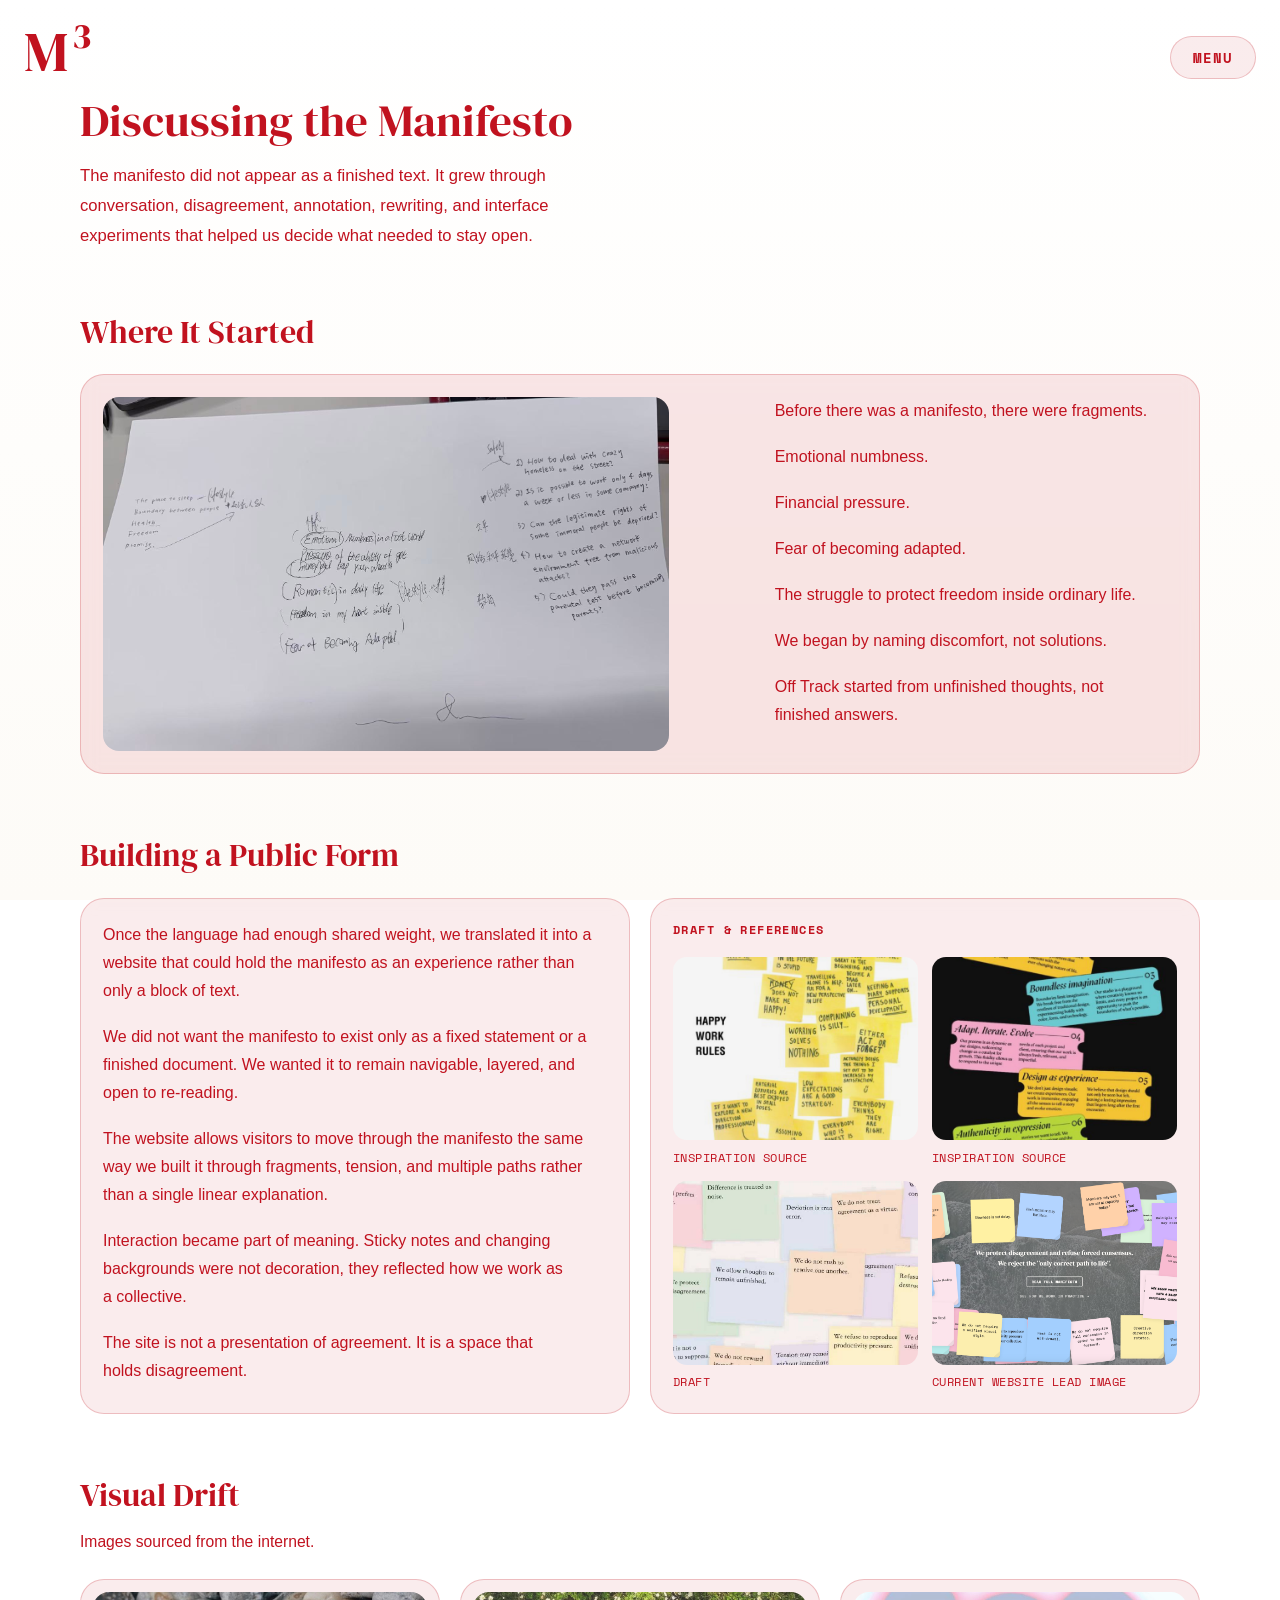
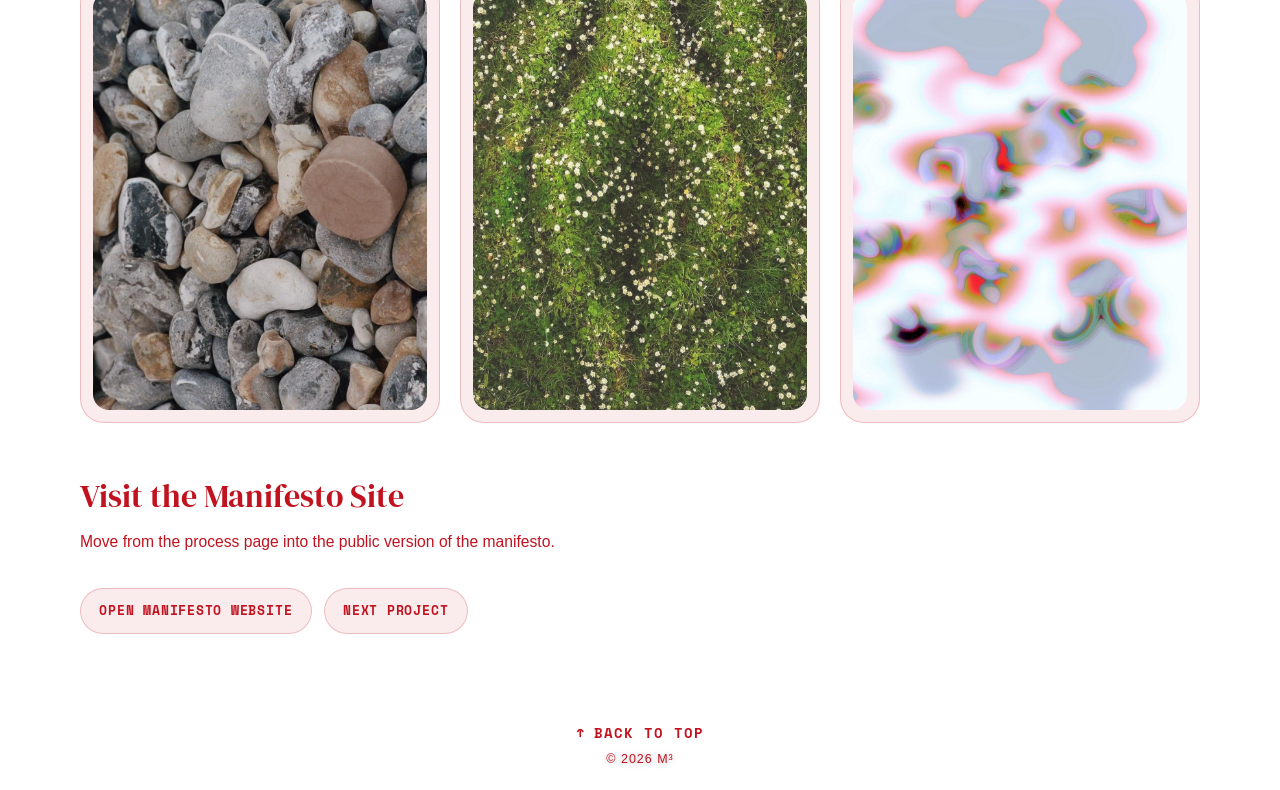
<file: manifesto-process.html>
<!DOCTYPE html>
<html lang="en">

<head>
  <meta charset="UTF-8">
  <meta name="viewport" content="width=device-width, initial-scale=1.0">
  <title>M³ Manifesto Process</title>
  <link rel="stylesheet" href="./style.css">
</head>

<body class="process-page manifesto-process-page">
  <main id="top" class="page content-page">
    <a class="brand" href="./index.html">M&sup3;</a>
    <details class="page-menu">
      <summary>Menu</summary>
      <div class="page-menu-panel">
        <a href="./about.html#about-section">About</a>
        <a href="./project.html">Project</a>
        <a href="./member.html">Member</a>
        <a class="page-menu-manifesto-link" href="./manifesto/" target="_blank" rel="noreferrer">Manifesto</a>
        <a class="page-menu-fun-link" href="./game/" target="_blank" rel="noreferrer" data-hover-label="🍄🐦‍⬛🥚🟦😫">
          <span>Fun</span>
        </a>
      </div>
    </details>
    <div class="bubble bubble-1" aria-hidden="true"></div>
    <div class="bubble bubble-2" aria-hidden="true"></div>
    <div class="bubble bubble-3" aria-hidden="true"></div>
    <div class="bubble bubble-4" aria-hidden="true"></div>
    <div class="bubble bubble-5" aria-hidden="true"></div>
    <div class="bubble bubble-6" aria-hidden="true"></div>
    <div class="bubble bubble-7" aria-hidden="true"></div>
    <div class="bubble bubble-8" aria-hidden="true"></div>
    <div class="bubble bubble-9" aria-hidden="true"></div>
    <div class="bubble bubble-10" aria-hidden="true"></div>
    <div class="bubble bubble-11" aria-hidden="true"></div>
    <div class="bubble bubble-12" aria-hidden="true"></div>
    <div class="bubble bubble-13" aria-hidden="true"></div>
    <div class="bubble bubble-14" aria-hidden="true"></div>
    <div class="bubble bubble-15" aria-hidden="true"></div>
    <div class="bubble bubble-16" aria-hidden="true"></div>
    <div class="bubble bubble-17" aria-hidden="true"></div>
    <div class="bubble bubble-18" aria-hidden="true"></div>

    <section class="document-shell process-shell">
      <div class="section-intro manifesto-process-intro page-hero">
        <h1 class="section-title manifesto-process-title">Discussing the Manifesto</h1>
        <p class="section-lead">The manifesto did not appear as a finished text. It grew through conversation,
          disagreement, annotation, rewriting, and interface experiments that helped us decide what needed to stay open.
        </p>
      </div>

      <div class="section-group">
        <div class="subsection-header">
          <h2 class="subsection-title">Where It Started</h2>
        </div>

        <div class="info-grid">
          <article class="info-card feature-card process-start-card">
            <img src="./process-images/1.JPG" alt="Where It Started process image" loading="lazy">
            <div class="process-start-copy manifesto-longform-copy">
              <p>Before there was a manifesto, there were fragments.</p>
              <p>Emotional numbness.</p>
              <p>Financial pressure.</p>
              <p>Fear of becoming adapted.</p>
              <p>The struggle to protect freedom inside ordinary life.</p>
              <p>We began by naming discomfort, not solutions.</p>
              <p>Off Track started from unfinished thoughts, not finished answers.</p>
            </div>
          </article>
        </div>
      </div>

      <div class="section-group">
        <div class="subsection-header">
          <h2 class="subsection-title">Building a Public Form</h2>
        </div>

        <div class="info-grid process-form-grid">
          <article class="info-card process-form-copy longform-copy manifesto-longform-copy">
            <p>Once the language had enough shared weight, we translated it into a website that could hold the manifesto
              as an experience rather than only a block of text.</p>
            <p>We did not want the manifesto to exist only as a fixed statement or a finished document. We wanted it to
              remain navigable, layered, and open to re-reading.</p>
            <p>The website allows visitors to move through the manifesto the same way we built it through fragments,
              tension, and multiple paths rather than a single linear explanation.</p>
            <p>Interaction became part of meaning. Sticky notes and changing backgrounds were not decoration, they
              reflected how we work as a collective.</p>
            <p>The site is not a presentation of agreement. It is a space that holds disagreement.</p>
          </article>

          <article class="info-card process-form-reference">
            <p class="card-kicker">Draft & References</p>

            <div class="process-reference-grid">
              <figure class="process-reference-item">
                <img src="./process-images/3.JPG" alt="Inspiration source 1" loading="lazy">
                <figcaption>Inspiration Source</figcaption>
              </figure>

              <figure class="process-reference-item">
                <img src="./process-images/4.JPG" alt="Inspiration source 2" loading="lazy">
                <figcaption>Inspiration Source</figcaption>
              </figure>

              <figure class="process-reference-item">
                <img src="./process-images/5.JPG" alt="Draft process image" loading="lazy">
                <figcaption>Draft</figcaption>
              </figure>

              <figure class="process-reference-item">
                <img src="./process-images/12.png" alt="Current manifesto website lead image" loading="lazy">
                <figcaption>Current Website Lead Image</figcaption>
              </figure>
            </div>
          </article>
        </div>
      </div>

      <div class="section-group">
        <div class="subsection-header compact-header">
          <h2 class="subsection-title">Visual Drift</h2>
          <p class="subsection-note">Images sourced from the internet.</p>
        </div>

        <div class="gallery-grid">
          <figure class="gallery-card">
            <img data-random-manifesto-image src="./manifesto/assets/images/1.jpeg"
              alt="Reference image from the manifesto website" loading="lazy">
          </figure>

          <figure class="gallery-card">
            <img data-random-manifesto-image src="./manifesto/assets/images/2.jpeg"
              alt="Reference image from the manifesto website" loading="lazy">
          </figure>

          <figure class="gallery-card">
            <img data-random-manifesto-image src="./manifesto/assets/images/3.jpeg"
              alt="Reference image from the manifesto website" loading="lazy">
          </figure>
        </div>
      </div>

      <div class="section-group process-cta">
        <div class="subsection-header">
          <h2 class="subsection-title">Visit the Manifesto Site</h2>
          <p class="subsection-note">Move from the process page into the public version of the manifesto.</p>
        </div>

        <div class="link-cluster">
          <a class="link-pill" href="./manifesto/">Open Manifesto Website</a>
          <a class="link-pill game-process-link" href="./game-process.html" data-hover-label="🍄🐦‍⬛🥚🟦😫">
            <span class="link-pill-text">Next Project</span>
          </a>
        </div>
      </div>
    </section>
  </main>
  <a class="back-to-top-link" href="#top">Back to Top</a>
  <footer class="site-footer scroll-footer">&copy; 2026 M&sup3;</footer>
  <script>
    const manifestoImagePool = Array.from(
      { length: 20 },
      (_, index) => `./manifesto/assets/images/${index + 1}.jpeg`
    );

    const manifestoImages = Array.from(
      document.querySelectorAll("[data-random-manifesto-image]")
    );

    function shuffleImages(imageList) {
      const shuffledImages = [...imageList];
      for (let index = shuffledImages.length - 1; index > 0; index -= 1) {
        const randomIndex = Math.floor(Math.random() * (index + 1));
        [shuffledImages[index], shuffledImages[randomIndex]] = [
          shuffledImages[randomIndex],
          shuffledImages[index]
        ];
      }
      return shuffledImages;
    }

    function getNextImageSet(currentSources) {
      let nextSet = shuffleImages(manifestoImagePool).slice(0, manifestoImages.length);

      while (
        currentSources.length &&
        nextSet.every((source, index) => source === currentSources[index])
      ) {
        nextSet = shuffleImages(manifestoImagePool).slice(0, manifestoImages.length);
      }

      return nextSet;
    }

    function getNextImageSource(currentSource, imageIndex) {
      const otherSources = manifestoImages
        .filter((_, index) => index !== imageIndex)
        .map((image) => image.src);

      const availableSources = manifestoImagePool.filter((source) => {
        const absoluteSource = new URL(source, window.location.href).href;
        return absoluteSource !== currentSource && !otherSources.includes(absoluteSource);
      });

      if (!availableSources.length) {
        return manifestoImagePool[Math.floor(Math.random() * manifestoImagePool.length)];
      }

      return availableSources[Math.floor(Math.random() * availableSources.length)];
    }

    function updateSingleImage(image, imageIndex) {
      image.src = getNextImageSource(image.src, imageIndex);
    }

    const initialSources = getNextImageSet([]);
    manifestoImages.forEach((image, index) => {
      image.src = initialSources[index];
    });

    const staggerDelay = 700;
    const swapInterval = 2400;

    manifestoImages.forEach((image, index) => {
      window.setTimeout(() => {
        updateSingleImage(image, index);
        window.setInterval(() => {
          updateSingleImage(image, index);
        }, swapInterval);
      }, index * staggerDelay);
    });
  </script>
</body>

</html>
</file>
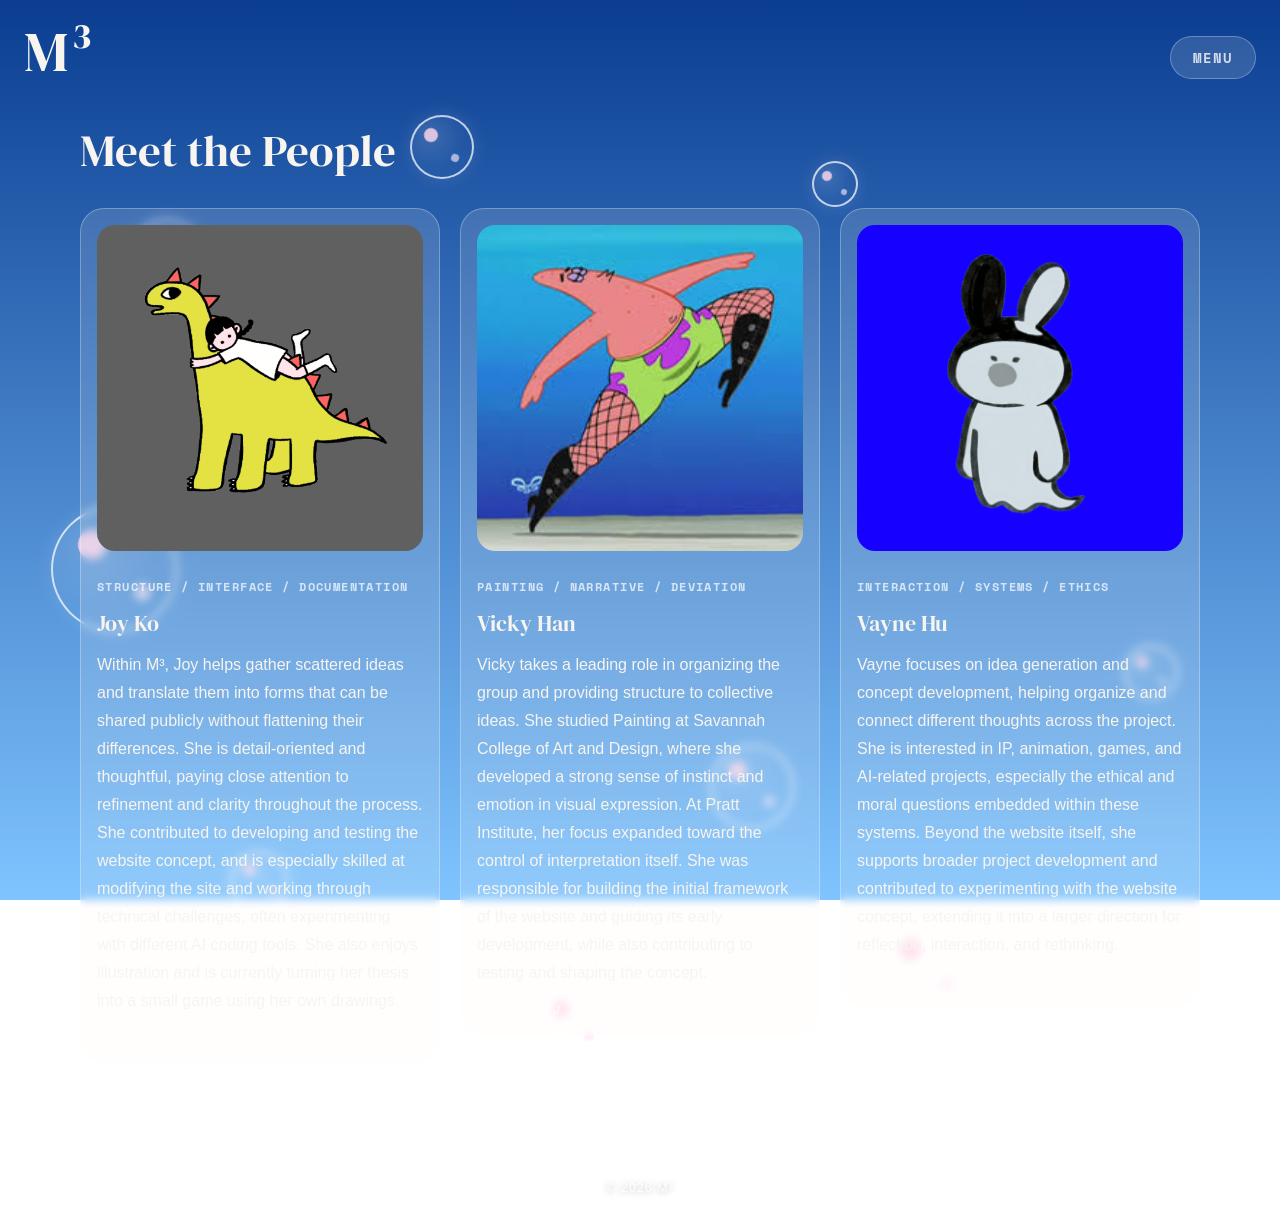
<file: member.html>
<!DOCTYPE html>
<html lang="en">

<head>
  <meta charset="UTF-8">
  <meta name="viewport" content="width=device-width, initial-scale=1.0">
  <title>M³ Members</title>
  <link rel="stylesheet" href="./style.css">
</head>

<body class="member-page">
  <main id="top" class="page content-page">
    <a class="brand" href="./index.html">M&sup3;</a>
    <details class="page-menu">
      <summary>Menu</summary>
      <div class="page-menu-panel">
        <a href="./about.html#about-section">About</a>
        <a href="./project.html">Project</a>
        <a href="./member.html">Member</a>
        <a class="page-menu-manifesto-link" href="./manifesto/" target="_blank" rel="noreferrer">Manifesto</a>
        <a class="page-menu-fun-link" href="./game/" target="_blank" rel="noreferrer" data-hover-label="🍄🐦‍⬛🥚🟦😫">
          <span>Fun</span>
        </a>
      </div>
    </details>
    <div class="bubble bubble-1" aria-hidden="true"></div>
    <div class="bubble bubble-2" aria-hidden="true"></div>
    <div class="bubble bubble-3" aria-hidden="true"></div>
    <div class="bubble bubble-4" aria-hidden="true"></div>
    <div class="bubble bubble-5" aria-hidden="true"></div>
    <div class="bubble bubble-6" aria-hidden="true"></div>
    <div class="bubble bubble-7" aria-hidden="true"></div>
    <div class="bubble bubble-8" aria-hidden="true"></div>
    <div class="bubble bubble-9" aria-hidden="true"></div>
    <div class="bubble bubble-10" aria-hidden="true"></div>
    <section class="document-shell member-section">
      <div class="section-intro page-hero">
        <h1 class="section-title member-page-title">Meet the People</h1>
      </div>

      <div class="member-grid">
        <article class="member-card">
          <img class="member-image" src="./images/joy.png" alt="Portrait of Joy Ko" loading="lazy">
          <p class="member-meta">Structure / Interface / Documentation</p>
          <h2 class="member-name">Joy Ko</h2>
          <p class="member-bio">Within M³, Joy helps gather scattered ideas and translate them into forms that can be
            shared publicly without flattening their differences. She is detail-oriented and thoughtful, paying close
            attention to refinement and clarity throughout the process. She contributed to developing and testing the
            website concept, and is especially skilled at modifying the site and working through technical challenges,
            often experimenting with different AI coding tools. She also enjoys illustration and is currently turning
            her thesis into a small game using her own drawings.</p>
          <p class="member-meta">MBTI: ISTP / Zodiac: Cancer</p>
          <p class="member-contact">Contact: jouhsuanko@gmail.com</p>
        </article>

        <article class="member-card">
          <img class="member-image" src="./images/vicky.jpeg" alt="Portrait of Vicky Han" loading="lazy">
          <p class="member-meta">Painting / Narrative / Deviation</p>
          <h2 class="member-name">Vicky Han</h2>
          <p class="member-bio">Vicky takes a leading role in organizing the group and providing structure to
            collective ideas. She studied Painting at Savannah College of Art and Design, where she developed a strong
            sense of instinct and emotion in visual expression. At Pratt Institute, her focus expanded toward the
            control of interpretation itself. She was responsible for building the initial framework of the website
            and guiding its early development, while also contributing to testing and shaping the concept.</p>
          <p class="member-meta">MBTI: INTJ / Zodiac: Taurus</p>
          <p class="member-contact">Contact: available on request</p>
        </article>

        <article class="member-card">
          <img class="member-image" src="./images/vayne.png" alt="Portrait of Vayne Hu" loading="lazy">
          <p class="member-meta">Interaction / Systems / Ethics</p>
          <h2 class="member-name">Vayne Hu</h2>
          <p class="member-bio">Vayne focuses on idea generation and concept development, helping organize and connect
            different thoughts across the project. She is interested in IP, animation, games, and AI-related
            projects, especially the ethical and moral questions embedded within these systems. Beyond the website
            itself, she supports broader project development and contributed to experimenting with the website concept,
            extending it into a larger direction for reflection, interaction, and rethinking.</p>
          <p class="member-meta">MBTI: ESTP / Zodiac: Aquarius</p>
          <p class="member-contact">Contact: available on request</p>
        </article>
      </div>


    </section>
  </main>
  <a class="back-to-top-link" href="#top">Back to Top</a>
  <footer class="site-footer scroll-footer">&copy; 2026 M&sup3;</footer>
</body>

</html>
</file>
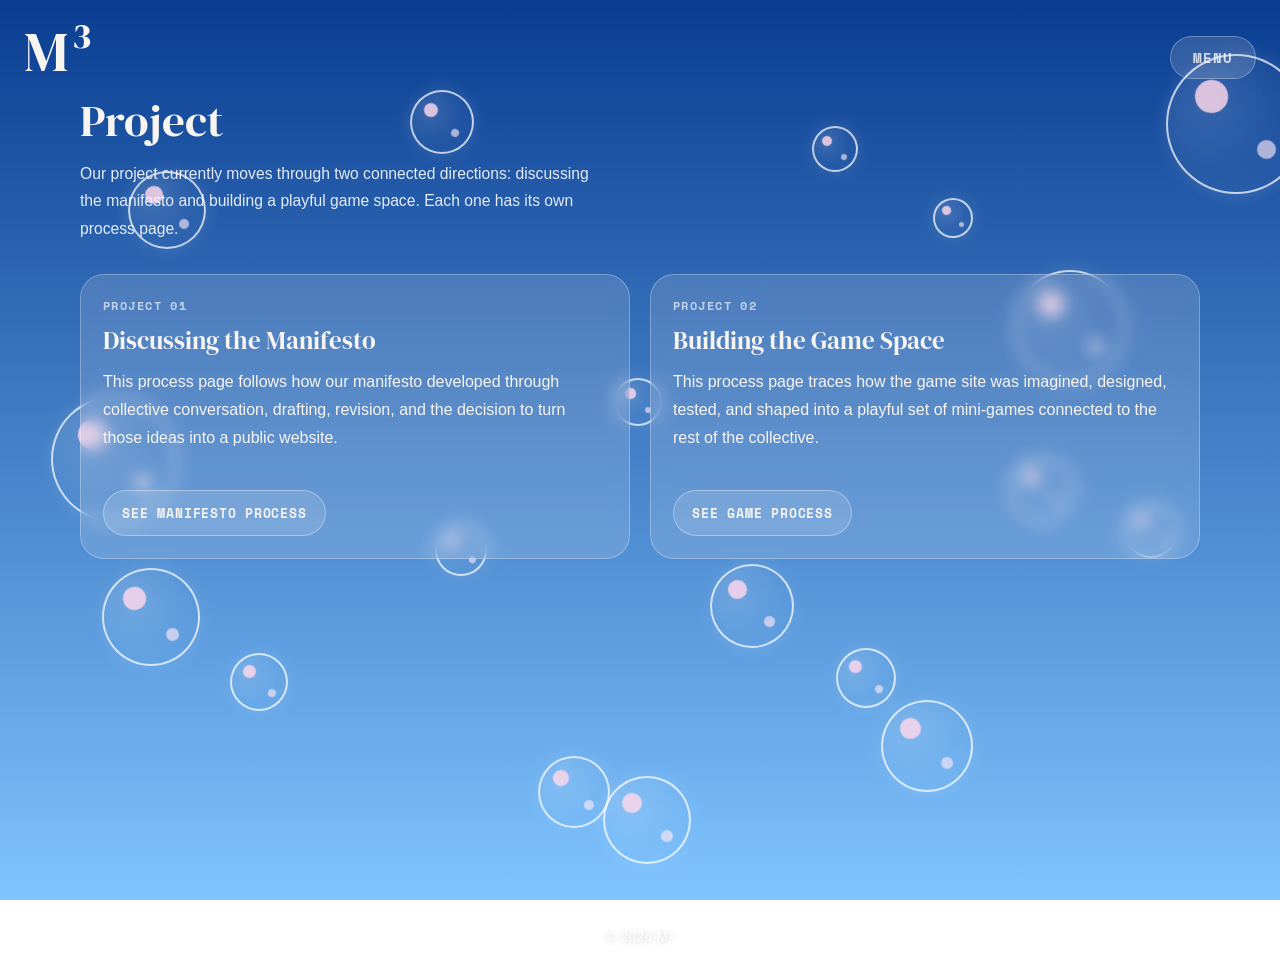
<file: project.html>
<!DOCTYPE html>
<html lang="en">

<head>
  <meta charset="UTF-8">
  <meta name="viewport" content="width=device-width, initial-scale=1.0">
  <title>M³ Project</title>
  <link rel="stylesheet" href="./style.css">
</head>

<body class="about-page">
  <main id="top" class="page content-page">
    <a class="brand" href="./index.html">M&sup3;</a>
    <details class="page-menu">
      <summary>Menu</summary>
      <div class="page-menu-panel">
        <a href="./about.html#about-section">About</a>
        <a href="./project.html">Project</a>
        <a href="./member.html">Member</a>
        <a class="page-menu-manifesto-link" href="./manifesto/" target="_blank" rel="noreferrer">Manifesto</a>
        <a class="page-menu-fun-link" href="./game/" target="_blank" rel="noreferrer" data-hover-label="🍄🐦‍⬛🥚🟦😫">
          <span>Fun</span>
        </a>
      </div>
    </details>
    <div class="bubble bubble-1" aria-hidden="true"></div>
    <div class="bubble bubble-2" aria-hidden="true"></div>
    <div class="bubble bubble-3" aria-hidden="true"></div>
    <div class="bubble bubble-4" aria-hidden="true"></div>
    <div class="bubble bubble-5" aria-hidden="true"></div>
    <div class="bubble bubble-6" aria-hidden="true"></div>
    <div class="bubble bubble-7" aria-hidden="true"></div>
    <div class="bubble bubble-8" aria-hidden="true"></div>
    <div class="bubble bubble-9" aria-hidden="true"></div>
    <div class="bubble bubble-10" aria-hidden="true"></div>
    <div class="bubble bubble-11" aria-hidden="true"></div>
    <div class="bubble bubble-12" aria-hidden="true"></div>
    <div class="bubble bubble-13" aria-hidden="true"></div>
    <div class="bubble bubble-14" aria-hidden="true"></div>
    <div class="bubble bubble-15" aria-hidden="true"></div>
    <div class="bubble bubble-16" aria-hidden="true"></div>
    <div class="bubble bubble-17" aria-hidden="true"></div>
    <div class="bubble bubble-18" aria-hidden="true"></div>

    <section class="document-shell">
      <div class="section-group" id="project-section">
        <div class="subsection-header page-hero">
          <h2 class="subsection-title">Project</h2>
          <p class="subsection-note">Our project currently moves through two connected directions: discussing the
            manifesto and building a playful game space. Each one has its own process page.</p>
        </div>

        <div class="info-grid">
          <article class="info-card project-card">
            <p class="card-kicker">Project 01</p>
            <h2>Discussing the Manifesto</h2>
            <p>This process page follows how our manifesto developed through collective conversation, drafting,
              revision, and the decision to turn those ideas into a public website.</p>
            <div class="link-cluster">
              <a class="link-pill manifesto-process-link" href="./manifesto-process.html">See Manifesto Process</a>
            </div>
          </article>

          <article class="info-card project-card">
            <p class="card-kicker">Project 02</p>
            <h2>Building the Game Space</h2>
            <p>This process page traces how the game site was imagined, designed, tested, and shaped into a playful set
              of mini-games connected to the rest of the collective.</p>
            <div class="link-cluster">
              <a class="link-pill game-process-link" href="./game-process.html" data-hover-label="🍄🐦‍⬛🥚🟦😫">
                <span class="link-pill-text">See Game Process</span>
              </a>
            </div>
          </article>
        </div>
      </div>
    </section>
  </main>
  <a class="back-to-top-link" href="#top">Back to Top</a>
  <footer class="site-footer scroll-footer">&copy; 2026 M&sup3;</footer>
</body>

</html>
</file>
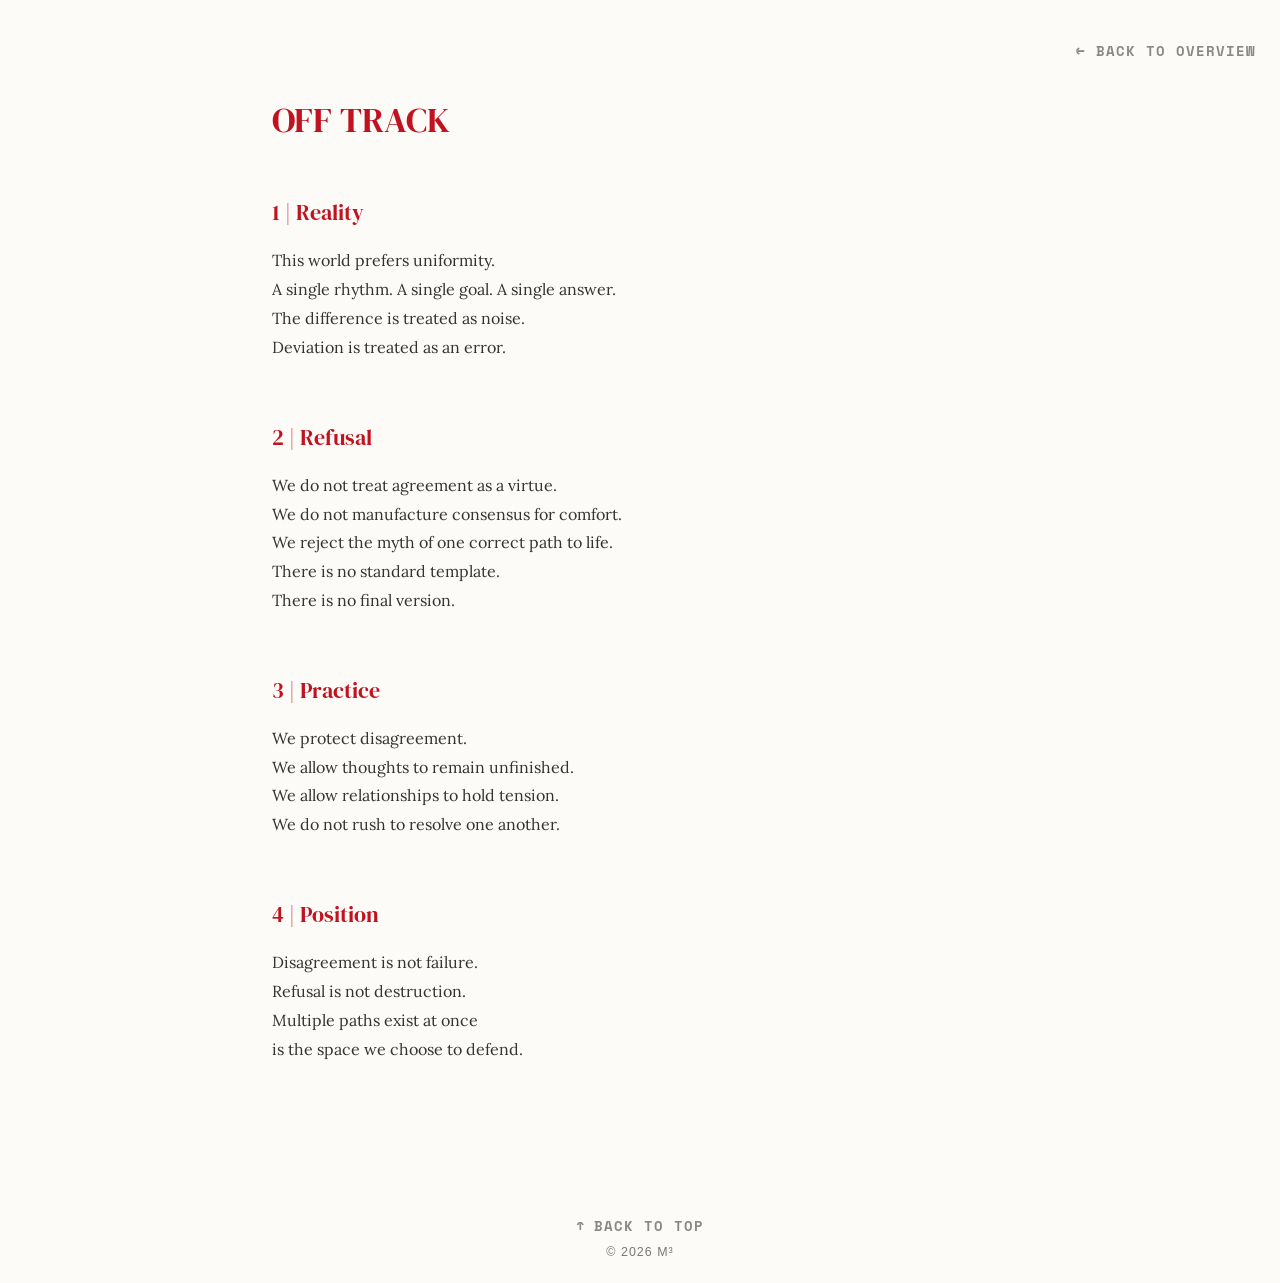
<file: manifesto/manifesto.html>
<!DOCTYPE html>
<html lang="en">

<head>
    <meta charset="UTF-8">
    <meta name="viewport" content="width=device-width, initial-scale=1.0">
    <title>Full Manifesto</title>
    <link rel="stylesheet" href="style.css">
    <link
        href="https://fonts.googleapis.com/css2?family=Caveat:wght@400..700&family=Courier+Prime:ital,wght@0,400;0,700;1,400&family=DM+Serif+Display:ital@0;1&family=Inter:wght@400;500;600&family=Lora:ital,wght@0,400..700;1,400..700&family=Permanent+Marker&family=Playfair+Display:ital,wght@0,400..900;1,400..900&family=Space+Mono:ital,wght@0,400;0,700;1,400&display=swap"
        rel="stylesheet">
</head>

<body class="split-view" id="top">
    <div id="manifesto-full-page">
        <div class="manifesto-content">
            <a href="index.html" class="back-btn top-back-btn">&larr; Back to Overview</a>
            <h1 class="guide-text manifesto-title">
                OFF TRACK
            </h1>

            <div class="full-text">
                <div class="manifesto-section">
                    <h2>1 | Reality</h2>
                    <p>
                        This world prefers uniformity.<br>
                        A single rhythm. A single goal. A single answer.<br>
                        The difference is treated as noise.<br>
                        Deviation is treated as an error.
                    </p>
                </div>

                <div class="manifesto-section">
                    <h2>2 | Refusal</h2>
                    <p>
                        We do not treat agreement as a virtue.<br>
                        We do not manufacture consensus for comfort.<br>
                        We reject the myth of one correct path to life.<br>
                        There is no standard template.<br>
                        There is no final version.
                    </p>
                </div>

                <div class="manifesto-section">
                    <h2>3 | Practice</h2>
                    <p>
                        We protect disagreement.<br>
                        We allow thoughts to remain unfinished.<br>
                        We allow relationships to hold tension.<br>
                        We do not rush to resolve one another.
                    </p>
                </div>

                <div class="manifesto-section">
                    <h2>4 | Position</h2>
                    <p>
                        Disagreement is not failure.<br>
                        Refusal is not destruction.<br>
                        Multiple paths exist at once<br>
                        is the space we choose to defend.
                    </p>
                </div>

            </div>
        </div>
    </div>

    <a class="back-to-top-link" href="#top">Back to Top</a>
    <footer class="site-footer scroll-footer">&copy; 2026 M&sup3;</footer>
    <script src="script.js"></script>
</body>

</html>
</file>
<file: game/style.css>
@import url('https://fonts.googleapis.com/css2?family=DM+Serif+Display:ital@0;1&family=Space+Mono:ital,wght@0,400;0,700;1,400&display=swap');

:root {
  --bg: #fffaf0;
  --text: #4a5568;
  --title: #1a202c;
  --shadow: 0 10px 15px -3px rgba(0, 0, 0, 0.1);
  --shadow-lg: 0 15px 25px -5px rgba(0, 0, 0, 0.12);
}

* {
  box-sizing: border-box;
}

body {
  margin: 0;
  min-height: 100vh;
  font-family: "Inter", "Segoe UI", sans-serif;
  background: var(--bg);
  color: var(--text);
  overflow: hidden;
}

.site-footer {
  position: fixed;
  left: 50%;
  bottom: 18px;
  transform: translateX(-50%);
  color: rgba(74, 85, 104, 0.8);
  font-family: Arial, sans-serif;
  font-size: 0.78rem;
  letter-spacing: 1px;
  text-transform: uppercase;
  z-index: 4;
  pointer-events: none;
}

a {
  color: inherit;
  text-decoration: none;
}

.brand {
  position: absolute;
  top: 24px;
  left: 24px;
  z-index: 3;
  display: inline-block;
  margin: 0;
  color: var(--title);
  font-family: "DM Serif Display", serif;
  font-size: clamp(2rem, 6vw, 3.5rem);
  line-height: 1;
  letter-spacing: 0.08em;
  text-decoration: none;
  font-weight: 400;
}

.brand:hover {
  color: #C1121F;
}

.home-page {
  display: flex;
  flex-direction: column;
  position: relative;
  max-width: none;
  margin: 0;
  padding: 2rem 1.25rem 0;
  min-height: 100vh;
  text-align: center;
  overflow: hidden;
}

.home-clock {
  position: relative;
  z-index: 3;
  align-self: center;
  margin: 0 0 1rem;
  padding: 0.65rem 1rem;
  width: auto;
  border: 0;
  border-radius: 999px;
  background: rgba(255, 255, 255, 0.82);
  box-shadow: var(--shadow);
  color: var(--title);
  font: inherit;
  font-weight: 800;
  letter-spacing: 0.04em;
  cursor: pointer;
}

.home-subtitle {
  position: relative;
  z-index: 2;
  margin: 0 0 3rem;
  font-size: 1.2rem;
  color: #718096;
  font-family: "Space Mono", monospace;
  font-weight: 700;
  letter-spacing: 1px;
  text-transform: uppercase;
}

.game-grid {
  position: absolute;
  inset: 0;
  overflow: hidden;
}

.game-card {
  position: absolute;
  left: var(--x);
  top: var(--y);
  display: grid;
  place-items: center;
  width: auto;
  height: auto;
  align-items: center;
  justify-content: center;
  padding: 0;
  border: 0;
  border-radius: 0;
  box-shadow: none;
  color: #2d3748;
  background: transparent;
  z-index: 1;
  transition: transform 0.25s cubic-bezier(0.175, 0.885, 0.32, 1.275), box-shadow 0.25s ease;
  animation: bubble-float var(--float-duration) linear infinite;
  animation-delay: var(--float-delay);
}

.game-card::after {
  display: none;
}

.game-card:hover {
  transform: translateY(-10px) scale(1.08) rotate(0deg);
}

.game-emoji {
  font-size: 6rem;
  filter: drop-shadow(0 8px 8px rgba(0, 0, 0, 0.1));
}

body.is-paused .game-card {
  animation-play-state: paused;
}

@keyframes bubble-float {
  0% {
    transform: translate(0, 0) rotate(var(--tilt));
  }
  20% {
    transform: translate(var(--dx1), var(--dy1)) rotate(calc(var(--tilt) + 8deg));
  }
  40% {
    transform: translate(var(--dx2), var(--dy2)) rotate(calc(var(--tilt) - 6deg));
  }
  60% {
    transform: translate(var(--dx3), var(--dy3)) rotate(calc(var(--tilt) + 3deg));
  }
  80% {
    transform: translate(var(--dx4), var(--dy4)) rotate(calc(var(--tilt) - 9deg));
  }
  100% {
    transform: translate(0, 0) rotate(var(--tilt));
  }
}

@media (max-width: 760px) {
  .home-page {
    min-height: 100vh;
    padding-bottom: 2rem;
  }

  .brand {
    top: 16px;
    left: 16px;
  }

  .home-clock {
    margin-bottom: 0.75rem;
  }

  .game-grid {
    min-height: auto;
    display: grid;
    grid-template-columns: repeat(2, minmax(120px, 1fr));
    gap: 1.2rem;
    justify-items: center;
  }

  .game-card {
    position: relative;
    left: auto;
    top: auto;
  }

  .game-emoji {
    font-size: 4.8rem;
  }

  .site-footer {
    bottom: 14px;
    font-size: 0.72rem;
  }
}
</file>
<file: manifesto/style.css>
:root {
    --bg-color: #FDFBF7;
    /* 米白色 Off-white */
    --quote-color: #C1121F;
    /* 紅色 Deep Red */
    --note-shadow: 0 4px 12px rgba(0, 0, 0, 0.08);
    --note-shadow-hover: 0 12px 28px rgba(0, 0, 0, 0.15);
}

* {
    box-sizing: border-box;
    margin: 0;
    padding: 0;
}

html {
    scroll-behavior: smooth;
}

body {
    background-color: var(--bg-color);
    color: #1a1a1a;
    overflow: hidden;
    /* Prevent scrolling for index */
}

.brand {
    position: fixed;
    top: 24px;
    left: 24px;
    z-index: 1100;
    margin: 0;
    color: #FDFBF7;
    text-decoration: none;
    display: inline-block;
    font-size: clamp(2rem, 6vw, 3.5rem);
    line-height: 1;
    letter-spacing: 0.08em;
    font-family: 'DM Serif Display', serif;
    font-weight: 400;
}

.brand:hover {
    color: #C1121F;
}

.site-footer {
    position: fixed;
    left: 50%;
    bottom: 18px;
    transform: translateX(-50%);
    color: rgba(26, 26, 26, 0.58);
    font-family: Arial, sans-serif;
    font-size: 0.78rem;
    letter-spacing: 1px;
    text-transform: uppercase;
    z-index: 1100;
    pointer-events: none;
}

.site-footer.scroll-footer {
    position: static;
    display: block;
    width: fit-content;
    margin: 0 auto 1.5rem;
    transform: none;
}

@media (max-width: 720px) {
    .brand {
        top: 16px;
        left: 16px;
    }

    .top-back-btn {
        top: 24px;
        right: 16px;
    }
}

/* INDEX LAYOUT */
#container {
    --quote-color: #FDFBF7; /* Override for homepage theme */
    position: relative;
    width: 100vw;
    height: 100vh;
    overflow: hidden;
    font-family: 'Inter', sans-serif;
}

#center-guide {
    position: absolute;
    top: 50%;
    left: 50%;
    transform: translate(-50%, -50%);
    text-align: center;
    z-index: 1000;
    /* Always super high */
    /* Removed background/border to blend with the scene as requested */
}

.guide-text {
    color: var(--quote-color);
    font-family: 'DM Serif Display', serif;
    font-size: 1.5rem;
    /* Reduced font size further */
    line-height: 1.4;
    margin-bottom: 2rem;
    font-weight: 400;
}

.guide-text span {
    display: block;
    margin-top: 5px;
}

.manifesto-btn {
    display: inline-block;
    padding: 0.5rem 1.1rem;
    /* Halved padding */
    background-color: transparent;
    color: var(--quote-color);
    text-decoration: none;
    font-family: 'Space Mono', monospace;
    font-size: 0.8rem;
    /* Reduced from 0.9rem */
    text-transform: uppercase;
    letter-spacing: 1px;
    border: 1.5px solid var(--quote-color);
    border-radius: 4px;
    /* Slightly sharp, more modern */
    transition: all 0.3s cubic-bezier(0.25, 0.8, 0.25, 1);
    cursor: pointer;
    font-weight: 700;
}

.manifesto-btn:hover {
    background-color: var(--quote-color);
    color: var(--bg-color);
    transform: translateY(-3px);
    box-shadow: 0 6px 20px rgba(193, 18, 31, 0.25);
}

.btn-group {
    display: flex;
    flex-direction: column;
    gap: 1.5rem;
    justify-content: center;
    align-items: center;
}

.ways-link {
    display: inline-block;
    color: rgba(0, 0, 0, 0.45);
    text-decoration: none;
    font-family: 'Space Mono', monospace;
    font-size: 0.8rem;
    text-transform: uppercase;
    letter-spacing: 1px;
    transition: all 0.3s cubic-bezier(0.25, 0.8, 0.25, 1);
    cursor: pointer;
    font-weight: 700;
}

.ways-link:hover {
    color: var(--quote-color);
    transform: translateX(5px);
}

/* STICKY NOTES container */
#sticky-notes-container {
    position: absolute;
    top: 0;
    left: 0;
    width: 100%;
    height: 100%;
    pointer-events: none;
    /* Let empty space clicks pass through to background */
}

/* STICKY NOTES UI */
.sticky-note {
    position: absolute;
    width: 160px;
    /* Fixed size to fit text and interactions */
    height: 160px;
    /* Fixed size */
    perspective: 1200px;
    cursor: grab;
    pointer-events: auto;
    user-select: none;
    z-index: 10;
    transition: transform 0.3s cubic-bezier(0.25, 0.8, 0.25, 1);
    /* Only transition transform */
    will-change: left, top, transform;
}

.sticky-note.dragging {
    cursor: grabbing;
}

.note-inner {
    position: relative;
    width: 100%;
    height: 100%;
    transition: transform 0.6s cubic-bezier(0.4, 0, 0.2, 1);
    transform-style: preserve-3d;
    display: grid;
}

.sticky-note.flipped .note-inner {
    transform: rotateY(180deg);
}

.note-front,
.note-back {
    grid-area: 1 / 1;
    width: 100%;
    height: 100%;
    backface-visibility: hidden;
    border-radius: 2px 12px 12px 2px;
    box-shadow: var(--note-shadow);
    display: flex;
    flex-direction: column;
}

.note-front {
    padding: 1rem 0.8rem;
    align-items: center;
    justify-content: center;
    text-align: center;
    font-size: 0.8rem;
    /* Shrunk from 1.1rem */
    line-height: 1.4;
    transition: box-shadow 0.2s;
    overflow-y: auto;
    /* Allow text to scroll if it's too long */
}

.note-back {
    transform: rotateY(180deg);
    padding: 1.2rem 0.8rem 0.8rem;
    font-size: 0.75rem;
    /* Shrunk from 0.9rem */
    text-align: left;
    cursor: auto;
    overflow-y: hidden;
    /* Scroll handled in comments container */
    transition: box-shadow 0.2s;
}

.note-front::-webkit-scrollbar {
    width: 4px;
}

.note-front::-webkit-scrollbar-thumb {
    background: rgba(0, 0, 0, 0.1);
    border-radius: 4px;
}

.note-front::after,
.note-back::after {
    /* Folded corner illusion */
    content: '';
    position: absolute;
    bottom: 0;
    right: 0;
    border-width: 0 0 24px 24px;
    border-style: solid;
    border-color: transparent transparent rgba(0, 0, 0, 0.06) transparent;
    pointer-events: none;
}

.note-text-content {
    flex: 1;
    display: flex;
    align-items: center;
    justify-content: center;
    width: 100%;
    margin: auto;
    /* Force true centering when there is space */
}

.note-actions {
    display: flex;
    gap: 0.5rem;
    margin-top: 0.5rem;
    opacity: 0;
    pointer-events: none;
    transition: opacity 0.3s ease;
}

.sticky-note:hover .note-actions,
.sticky-note.dragging .note-actions,
.sticky-note.flipped .note-actions {
    opacity: 1;
    pointer-events: auto;
}

.vote-btn {
    background: rgba(255, 255, 255, 0.6);
    border: 1px solid rgba(0, 0, 0, 0.1);
    border-radius: 8px;
    /* Slightly smaller border radius */
    padding: 0.1rem 0.3rem;
    /* Shrunk padding */
    font-size: 0.7rem;
    /* Shrunk font size */
    cursor: pointer;
    display: flex;
    align-items: center;
    gap: 0.2rem;
    /* Shrunk gap */
    transition: all 0.2s;
    font-family: 'Inter', sans-serif;
}

.vote-btn:hover {
    background: rgba(255, 255, 255, 0.9);
    transform: scale(1.05);
}

.vote-btn.liked {
    background: #FFD1A9;
    border-color: #FFB373;
}

.vote-btn.disliked {
    background: #B3D4FF;
    border-color: #7AAFFF;
}

/* ZOOM STATE on HOVER, DRAG, FLIPPED */
.sticky-note:hover,
.sticky-note.dragging,
.sticky-note.flipped {
    z-index: 50;
}

/* Because the .sticky-note itself transforms based on dragging in JS via left/top (not transform matrix),
   Applying CSS scale directly to .sticky-note works beautifully for hover without breaking drag */

.sticky-note:hover .note-front,
.sticky-note.dragging .note-front,
.sticky-note.flipped .note-front,
.sticky-note:hover .note-back,
.sticky-note.dragging .note-back,
.sticky-note.flipped .note-back {
    box-shadow: 0 20px 40px rgba(0, 0, 0, 0.2);
}

.sticky-note.flipped .note-front {
    overflow: visible;
    /* Prevent clipping while expanded */
}

.sticky-note.dragging .note-front,
.sticky-note.dragging .note-back {
    opacity: 0.96;
}

/* Flash Animation */
@keyframes flashLike {
    0% {
        box-shadow: 0 0 0 0 rgba(255, 230, 0, 1);
        filter: brightness(1);
    }

    30% {
        box-shadow: 0 0 60px 40px rgba(255, 208, 0, 0.9);
        filter: brightness(1.3);
    }

    100% {
        box-shadow: 0 0 0 0 rgba(255, 230, 0, 0);
        filter: brightness(1);
    }
}

.note-inner.flashing {
    animation: flashLike 0.8s cubic-bezier(0.25, 1, 0.5, 1);
}

/* Back side Form & Comments */
.comments-container {
    flex: 1;
    overflow-y: auto;
    margin-bottom: 0.8rem;
    display: flex;
    flex-direction: column;
    gap: 0.5rem;
    font-family: 'Inter', sans-serif;
    font-size: 0.9rem;
    pointer-events: auto;
    /* allow scrolling inside */
}

.comment-item {
    background: rgba(255, 255, 255, 0.5);
    padding: 0.3rem 0.5rem;
    border-radius: 4px;
    /* Shrunk */
    line-height: 1.3;
    font-size: 0.75rem;
    /* Shrunk */
    color: #333;
}

.comment-form {
    display: flex;
    flex-direction: column;
    gap: 0.5rem;
    pointer-events: auto;
}

.comment-form textarea {
    width: 100%;
    height: 45px;
    /* Shrunk */
    resize: none;
    border: 1px solid rgba(0, 0, 0, 0.2);
    border-radius: 4px;
    /* Shrunk */
    padding: 0.3rem;
    /* Shrunk */
    font-family: 'Inter', sans-serif;
    font-size: 0.75rem;
    /* Shrunk */
    background: rgba(255, 255, 255, 0.8);
    transition: all 0.2s;
}

.comment-form textarea:focus {
    outline: none;
    border-color: rgba(0, 0, 0, 0.5);
    background: #fff;
    box-shadow: 0 2px 8px rgba(0, 0, 0, 0.05);
}

.comment-submit {
    align-self: flex-end;
    background: #333;
    color: #fff;
    border: none;
    border-radius: 4px;
    padding: 0.2rem 0.5rem;
    /* Shrunk */
    font-size: 0.7rem;
    /* Shrunk */
    cursor: pointer;
    font-family: 'Space Mono', monospace;
    transition: background 0.2s, transform 0.1s;
}

.comment-submit:hover {
    background: #000;
    transform: translateY(-1px);
}

.flip-back-btn {
    position: absolute;
    top: 2px;
    right: 6px;
    background: transparent;
    border: none;
    font-size: 0.9rem;
    /* Shrunk */
    color: rgba(0, 0, 0, 0.4);
    cursor: pointer;
    z-index: 10;
    pointer-events: auto;
}

.flip-back-btn:hover {
    color: rgba(0, 0, 0, 0.8);
}

/* Scrollbar for comments */
.comments-container::-webkit-scrollbar {
    width: 6px;
}

.comments-container::-webkit-scrollbar-thumb {
    background: rgba(0, 0, 0, 0.15);
    border-radius: 4px;
}

.comments-container::-webkit-scrollbar-thumb:hover {
    background: rgba(0, 0, 0, 0.25);
}

/* FULL PAGE VIEW (manifesto.html) */
body.split-view {
    overflow-y: auto;
}

#manifesto-full-page {
    max-width: 800px;
    margin: 0 auto;
    padding: 6rem 2rem;
    min-height: 100vh;
}

.manifesto-content {
    position: relative;
}

#draw-prompt {
    position: absolute;
    top: 5rem;
    left: 50%;
    transform: translateX(-50%);
    font-family: 'DM Serif Display', serif;
    font-size: 2rem;
    color: rgba(0, 0, 0, 0.4);
    font-weight: 400;
    pointer-events: none;
    z-index: 2;
    transition: opacity 1s ease;
    opacity: 0;
    /* Hidden by default; JS shows it only when needed */
    white-space: nowrap;
}

/* New animation for "Continue your path." */
.flash-fade {
    animation: flashFadeAnim 1.5s ease-in-out forwards;
}

@keyframes flashFadeAnim {
    0% {
        opacity: 0;
    }

    20% {
        opacity: 1;
        text-shadow: 0 0 10px rgba(0, 0, 0, 0.2);
    }

    80% {
        opacity: 1;
        text-shadow: 0 0 10px rgba(0, 0, 0, 0.2);
    }

    100% {
        opacity: 0;
    }
}

#drawing-canvas {
    position: absolute;
    top: 0;
    left: 0;
    width: 100%;
    height: 100%;
    z-index: 1;
}

#canvas-controls {
    position: absolute;
    bottom: 3rem;
    left: 50%;
    transform: translateX(-50%);
    display: flex;
    gap: 1rem;
    z-index: 10;
    opacity: 0;
    pointer-events: none;
    transition: opacity 0.5s ease;
}

#canvas-controls.visible {
    opacity: 1;
    pointer-events: auto;
}

#save-btn,
#start-again-btn {
    background: transparent;
    border: 1px solid rgba(0, 0, 0, 0.3);
    color: rgba(0, 0, 0, 0.6);
    padding: 0.6rem 1.2rem;
    font-family: 'Space Mono', monospace;
    font-size: 0.8rem;
    text-transform: uppercase;
    letter-spacing: 1px;
    border-radius: 4px;
    cursor: pointer;
    transition: all 0.3s ease;
}

#save-btn:hover:not(:disabled),
#start-again-btn:hover:not(:disabled) {
    background: rgba(0, 0, 0, 0.05);
    color: rgba(0, 0, 0, 0.9);
    border-color: rgba(0, 0, 0, 0.6);
}

#start-again-btn:disabled,
#save-btn:disabled {
    opacity: 0.4;
    cursor: not-allowed;
    border-color: rgba(0, 0, 0, 0.1);
}

/* SAVE MODAL */
#save-modal {
    position: absolute;
    top: 0;
    left: 0;
    width: 100%;
    height: 100%;
    background: rgba(253, 251, 247, 0.95);
    backdrop-filter: blur(5px);
    z-index: 100;
    display: flex;
    align-items: center;
    justify-content: center;
    opacity: 0;
    pointer-events: none;
    transition: opacity 0.4s ease;
}

#save-modal.visible {
    opacity: 1;
    pointer-events: auto;
}

.modal-content {
    text-align: center;
    max-width: 80%;
    animation: slideUp 0.5s cubic-bezier(0.25, 0.8, 0.25, 1) forwards;
    opacity: 0;
    transform: translateY(20px);
}

#save-modal.visible .modal-content {
    opacity: 1;
    transform: translateY(0);
}

.modal-content h3 {
    font-family: 'DM Serif Display', serif;
    font-size: 2rem;
    color: var(--quote-color);
    margin-bottom: 1.5rem;
    font-weight: 400;
}

#saved-image-preview {
    max-width: 300px;
    max-height: 300px;
    border: 1px solid rgba(0, 0, 0, 0.1);
    background: #fff;
    margin-bottom: 1.5rem;
    border-radius: 4px;
    box-shadow: 0 10px 30px rgba(0, 0, 0, 0.05);
}

#restart-count-text {
    font-family: 'Inter', sans-serif;
    font-size: 1rem;
    color: #555;
    margin-bottom: 2rem;
}

#close-modal-btn {
    background: transparent;
    border: 1px solid rgba(0, 0, 0, 0.3);
    color: rgba(0, 0, 0, 0.8);
    padding: 0.6rem 2rem;
    font-family: 'Space Mono', monospace;
    font-size: 0.9rem;
    text-transform: uppercase;
    letter-spacing: 1px;
    border-radius: 4px;
    cursor: pointer;
    transition: all 0.3s ease;
}

#close-modal-btn:hover {
    background: rgba(0, 0, 0, 0.05);
}

.back-btn {
    display: inline-flex;
    align-items: center;
    gap: 0.5rem;
    margin-bottom: 2rem;
    color: #888;
    text-decoration: none;
    font-family: 'Space Mono', monospace;
    /* Updated to match roles link */
    font-size: 0.9rem;
    /* Updated to match roles link */
    text-transform: uppercase;
    letter-spacing: 1px;
    transition: all 0.3s ease;
    font-weight: 700;
}

.back-btn:hover {
    color: var(--quote-color);
    opacity: 0.7;
    transform: translateX(-5px);
    /* Slide left because it's a back button */
}

.back-to-top-link {
    position: relative;
    left: 50%;
    transform: translateX(-50%);
    display: inline-flex;
    align-items: center;
    justify-content: center;
    gap: 0.45rem;
    width: max-content;
    margin: 0 0 0.55rem;
    color: #888;
    text-decoration: none;
    font-family: 'Space Mono', monospace;
    font-size: 0.9rem;
    text-transform: uppercase;
    letter-spacing: 1px;
    transition: all 0.3s ease;
    font-weight: 700;
}

.back-to-top-link::before {
    content: "\2191";
    line-height: 1;
}

.back-to-top-link:hover {
    color: var(--quote-color);
    opacity: 0.7;
    transform: translate(-50%, -5px);
}

.top-back-btn {
    position: fixed;
    top: 40px;
    right: 24px;
    margin-bottom: 0;
    z-index: 1100;
}

.manifesto-title {
    font-size: 2.2rem;
    text-align: left;
    margin-bottom: 3rem;
}

.full-text {
    font-family: 'Lora', serif;
    font-size: 1rem;
    /* Reduced from 1.25rem */
    line-height: 1.8;
    color: #333;
}

.manifesto-section {
    margin-bottom: 3.5rem;
}

.manifesto-section h2 {
    font-family: 'DM Serif Display', serif;
    font-size: 1.4rem;
    /* Reduced from 1.8rem */
    color: var(--quote-color);
    margin-bottom: 0.8rem;
    font-weight: 400;
}

.roles-link-container {
    margin-top: 4rem;
    padding-top: 2rem;
    border-top: 1px solid rgba(0, 0, 0, 0.05);
}

.roles-overlay-link {
    font-family: 'Space Mono', monospace;
    font-size: 0.8rem;
    color: var(--quote-color);
    text-decoration: none;
    display: inline-flex;
    align-items: center;
    gap: 0.5rem;
    transition: all 0.3s ease;
    font-weight: 700;
    text-transform: uppercase;
}

.roles-overlay-link:hover {
    opacity: 0.7;
    transform: translateX(5px);
}

.roles-overlay-link {
    font-family: 'Space Mono', monospace;
    font-size: 0.8rem;
    color: var(--quote-color);
    text-decoration: none;
    display: inline-flex;
    align-items: center;
    gap: 0.5rem;
    transition: all 0.3s ease;
    font-weight: 700;
    text-transform: uppercase;
}

.roles-overlay-link:hover {
    opacity: 0.7;
    transform: translateX(5px);
}


/* OUR ROLES OVERLAY (Now on index.html) */
#roles-overlay {
    position: fixed;
    inset: 0;
    background: rgba(253, 251, 247, 0.98);
    backdrop-filter: blur(10px);
    z-index: 9999;
    display: flex;
    align-items: flex-start;
    justify-content: center;
    overflow-y: auto;
    opacity: 0;
    pointer-events: none;
    transition: opacity 0.4s ease;
}

#roles-overlay.visible {
    opacity: 1;
    pointer-events: auto;
}

#roles-overlay-content {
    max-width: 800px;
    /* Aligned with manifesto-full-page */
    width: 90%;
    padding: 6rem 2rem;
    /* Aligned with manifesto-full-page */
    position: relative;
}

.roles-title {
    font-family: 'DM Serif Display', serif;
    font-size: 2.2rem;
    /* Matches manifesto-title */
    color: var(--quote-color);
    font-weight: 400;
    margin-bottom: 3rem;
    /* Matches manifesto-title */
}

.role-item {
    border-top: 1px solid rgba(0, 0, 0, 0.1);
}

.role-item:last-child {
    border-bottom: 1px solid rgba(0, 0, 0, 0.1);
}

.role-header {
    display: flex;
    align-items: center;
    gap: 0.8rem;
    width: 100%;
    background: transparent;
    border: none;
    padding: 1.1rem 0;
    cursor: pointer;
    text-align: left;
    font-family: 'Inter', sans-serif;
    transition: opacity 0.2s;
}

.role-header:hover {
    opacity: 0.6;
}

.role-number {
    font-family: 'Space Mono', monospace;
    font-size: 0.7rem;
    color: rgba(0, 0, 0, 0.35);
    min-width: 1.2rem;
}

.role-name {
    font-family: 'DM Serif Display', serif;
    font-size: 1.1rem;
    font-weight: 400;
    color: #1a1a1a;
    flex: 1;
}

.role-toggle {
    font-family: 'Inter', sans-serif;
    font-size: 1.2rem;
    color: rgba(0, 0, 0, 0.35);
    line-height: 1;
    transition: transform 0.3s ease;
}

.role-item.open .role-toggle {
    transform: rotate(45deg);
}

.role-body {
    max-height: 0;
    overflow: hidden;
    transition: max-height 0.4s ease, padding 0.3s ease;
    padding: 0;
}

.role-item.open .role-body {
    max-height: 300px;
    padding-bottom: 1.4rem;
}

.role-body p {
    font-family: 'Lora', serif;
    font-size: 0.9rem;
    color: #444;
    margin-bottom: 0.5rem;
    line-height: 1.7;
}

.role-body ul {
    margin: 0.2rem 0 0.8rem 1.2rem;
    padding: 0;
}

.role-body ul li {
    font-family: 'Lora', serif;
    font-size: 0.9rem;
    color: #333;
    line-height: 1.8;
}

.role-note {
    font-style: italic;
    color: rgba(0, 0, 0, 0.45) !important;
    margin-top: 0.7rem !important;
    font-size: 0.85rem !important;
}

/* WAYS OF WORKING LINK - now a btn-group button, remove old fixed-bottom styles */
#ways-overlay {
    position: fixed;
    inset: 0;
    background: rgba(253, 251, 247, 0.97);
    backdrop-filter: blur(8px);
    z-index: 9999;
    display: flex;
    align-items: flex-start;
    justify-content: center;
    overflow-y: auto;
    opacity: 0;
    pointer-events: none;
    transition: opacity 0.4s ease;
}

#ways-overlay.visible {
    opacity: 1;
    pointer-events: auto;
}

#ways-overlay-content {
    max-width: 800px;
    /* Aligned with manifesto-full-page */
    width: 90%;
    padding: 6rem 2rem;
    /* Aligned with manifesto-full-page */
    position: relative;
}

#ways-overlay-content h2 {
    font-family: 'DM Serif Display', serif;
    font-size: 2.2rem;
    /* Matches manifesto-title */
    color: var(--quote-color);
    font-weight: 400;
    margin-bottom: 3rem;
    /* Matches manifesto-title */
}

.roles-page-content {
    position: relative;
}

.ways-section {
    margin-bottom: 3rem;
}

.ways-section h3 {
    font-family: 'DM Serif Display', serif;
    font-size: 1.4rem;
    /* Matches manifesto-section h2 */
    color: var(--quote-color);
    /* Matches manifesto-section h2 */
    font-weight: 400;
    margin-bottom: 1rem;
}

.ways-section p {
    font-family: 'Lora', serif;
    font-size: 0.95rem;
    line-height: 1.9;
    color: #333;
    margin-bottom: 0;
}

/* Homepage Background & Theme */
#background-container {
    position: fixed;
    inset: 0;
    background-size: cover;
    background-position: center;
    z-index: -2; /* Behind all content */
}

#background-container::after {
    content: '';
    position: absolute;
    inset: 0;
    background: rgba(0, 0, 0, 0.4);
    z-index: -1; /* On top of image, behind content */
}

/* Override colors for homepage using the #container scope where --quote-color is white */
#container .manifesto-btn:hover {
    background-color: #C1121F; /* Red background on hover */
    color: #FDFBF7;             /* Off-white text for "hollowed-out" effect */
    border-color: #C1121F;       /* Match border to background for solid look */
    box-shadow: 0 6px 20px rgba(193, 18, 31, 0.25); /* Red glow */
}

#container .ways-link {
    color: rgba(253, 251, 247, 0.7); /* Match new off-white theme */
}

/* The .guide-text and .manifesto-btn base styles will automatically use the overridden --quote-color (white). */
/* The .ways-link:hover will also automatically use the overridden --quote-color (white). */
</file>
<file: game/cheese-shell/style.css>
body {
  margin: 0;
  font-family: "Inter", "Segoe UI", sans-serif;
  background: #f0fdf4;
  color: #4a5568;
  overflow: hidden;
}

button {
  font: inherit;
}

.game-page {
  min-height: 100vh;
  padding: 4.6rem 1rem 1rem;
}

.back-link,
.reset-btn {
  position: absolute;
  top: 1rem;
  padding: 0.75rem 1.2rem;
  border-radius: 30px;
  border: 4px solid #edf2f7;
  background: #fff;
  box-shadow: 0 8px 16px -4px rgba(0, 0, 0, 0.1);
  text-decoration: none;
  color: inherit;
  font-weight: 800;
}

.back-link { left: 1rem; }
.reset-btn { right: 1rem; cursor: pointer; }

.message-board,
.sniff-meter {
  text-align: center;
  font-size: 1.3rem;
  font-weight: 700;
}

.sniff-meter {
  min-height: 1.5rem;
  color: #f56565;
}

.mouse-area {
  display: flex;
  justify-content: center;
  min-height: 100px;
  margin-top: 1.25rem;
}

.mouse-dragger {
  display: inline-block;
  width: 100px;
  height: 80px;
  flex: 0 0 100px;
  cursor: grab;
  touch-action: none;
  position: relative;
  z-index: 20;
}

.table-line {
  width: min(900px, 80%);
  height: 4px;
  margin: 1.25rem auto 0;
  border-radius: 999px;
  background: #cbd5e0;
}

.eggs-area {
  position: relative;
  width: 420px;
  max-width: 100%;
  height: 180px;
  margin: 1.25rem auto 0;
}

.egg {
  position: absolute;
  left: 50%;
  top: 20px;
  width: 110px;
  height: 145px;
  border: 0;
  padding: 0;
  background: transparent;
  cursor: pointer;
  filter: drop-shadow(0 10px 15px rgba(0, 0, 0, 0.15));
  transition: transform 0.45s cubic-bezier(0.175, 0.885, 0.32, 1.275);
}

.egg:hover {
  filter: drop-shadow(0 18px 24px rgba(0, 0, 0, 0.22)) brightness(1.04);
  transform: translateY(-6px) scale(1.03);
}

.egg-bottom,
.egg-top {
  position: absolute;
  left: 0;
  width: 100%;
}

.egg-bottom {
  bottom: 0;
  height: 60px;
}

.egg-top {
  bottom: 55px;
  height: 70px;
  transition: transform 0.35s cubic-bezier(0.175, 0.885, 0.32, 1.275);
}

.egg.open .egg-top {
  transform: translate(-10px, -60px) rotate(-15deg);
}

.egg.loading .egg-top {
  transform: translate(-10px, -52px) rotate(-12deg);
}

.cheese-piece {
  position: absolute;
  left: 50%;
  bottom: 10px;
  transform: translate(-50%, 0);
  opacity: 0;
  transition: opacity 0.2s ease, transform 0.45s ease;
  z-index: 1;
}

.cheese-piece.visible {
  opacity: 1;
}

.cheese-piece.dropping {
  transform: translate(-50%, -62px);
  animation: cheese-drop 0.85s cubic-bezier(0.2, 0.8, 0.25, 1) forwards;
}

@keyframes cheese-drop {
  0% {
    opacity: 1;
    transform: translate(-50%, -62px);
  }
  70% {
    opacity: 1;
    transform: translate(-50%, 8px);
  }
  100% {
    opacity: 1;
    transform: translate(-50%, 0);
  }
}

.start-btn {
  display: block;
  margin: 1.4rem auto 0;
  padding: 16px 32px;
  border: 4px solid #fff;
  border-radius: 40px;
  background: #4ade80;
  color: #fff;
  box-shadow: 0 8px 15px rgba(74, 222, 128, 0.3);
  font-size: 20px;
  font-weight: 700;
  cursor: pointer;
}
</file>
<file: game/crow-pitcher/style.css>
body {
  margin: 0;
  font-family: "Inter", "Segoe UI", sans-serif;
  background: #f0fdf4;
  color: #4a5568;
  overflow: hidden;
}

button {
  font: inherit;
}

.game-page {
  min-height: 100vh;
  padding: 4.6rem 1rem 1rem;
}

.back-link,
.reset-btn {
  position: absolute;
  top: 1rem;
  padding: 0.75rem 1.2rem;
  border-radius: 30px;
  border: 4px solid #edf2f7;
  background: #fff;
  box-shadow: 0 8px 16px -4px rgba(0, 0, 0, 0.1);
  text-decoration: none;
  color: inherit;
  font-weight: 800;
}

.back-link { left: 1rem; }
.reset-btn { right: 1rem; cursor: pointer; }

.message-board {
  text-align: center;
  font-size: 1.3rem;
  font-weight: 700;
}

.scene-area {
  display: flex;
  justify-content: center;
  align-items: flex-end;
  gap: clamp(2rem, 10vw, 8rem);
  min-height: min(360px, calc(100vh - 250px));
  width: min(1000px, 100%);
  margin: 2rem auto 0;
  padding-bottom: 2rem;
  border-bottom: 6px solid #86efac;
}

.crow {
  font-size: clamp(8rem, 18vw, 15rem);
  line-height: 1;
  transform: scaleX(-1);
  cursor: pointer;
}

.pitcher {
  position: relative;
  width: 120px;
  height: 180px;
  border: 0;
  background: transparent;
  cursor: pointer;
  touch-action: none;
  transform-origin: 50% 85%;
}

.pitcher-opening {
  display: none;
}

.pitcher-body {
  position: absolute;
  top: 15px;
  left: 0;
  right: 0;
  bottom: 0;
  overflow: hidden;
  border: 4px solid #cbd5e1;
  border-top: 0;
  border-radius: 0 0 20px 20px;
  background: rgba(255, 255, 255, 0.4);
}

.water {
  position: absolute;
  left: 0;
  right: 0;
  bottom: 0;
  background: #63b3ed;
  transition: height 0.35s ease;
}

.pitcher-stones {
  position: absolute;
  inset: auto 0 0 0;
  height: 100%;
}

.dropped-stone {
  position: absolute;
  font-size: 1.4rem;
}

.stones-area {
  display: flex;
  flex-wrap: wrap;
  justify-content: center;
  gap: 1rem;
  margin-top: 1.25rem;
}

.stone {
  width: 64px;
  height: 64px;
  display: grid;
  place-items: center;
  border: 0;
  background: transparent;
  box-shadow: none;
  font-size: 3rem;
  cursor: pointer;
  touch-action: none;
}
</file>
<file: game/panic-tetris/style.css>
body {
  margin: 0;
  font-family: "Inter", "Segoe UI", sans-serif;
  background: #fdf2f8;
  color: #334155;
  overflow: hidden;
}

button {
  font: inherit;
}

.game-page {
  min-height: 100vh;
  padding: 0;
  overflow: hidden;
}

.back-link,
.reset-btn {
  position: absolute;
  top: 1rem;
  padding: 0.75rem 1.2rem;
  border-radius: 30px;
  border: 4px solid #edf2f7;
  background: #fff;
  box-shadow: 0 8px 16px -4px rgba(0, 0, 0, 0.1);
  text-decoration: none;
  color: inherit;
  font-weight: 800;
  z-index: 25;
}

.back-link { left: 1rem; }
.reset-btn { right: 1rem; cursor: pointer; }

.tetris-wrap {
  display: flex;
  flex-direction: row;
  align-items: flex-start;
  justify-content: center;
  gap: 1.4rem;
  min-height: 100vh;
  padding: 5.4rem 1rem 0.75rem;
}

.tetris-side {
  display: flex;
  flex-direction: column;
  align-items: center;
  justify-content: flex-start;
  gap: 0.55rem;
  width: 110px;
  margin-right: 1rem;
  padding-top: 0.2rem;
}

.stat-box {
  padding: 0.55rem 1rem;
  border: 1px solid rgba(0, 0, 0, 0.1);
  border-radius: 0.75rem;
  background: rgba(0, 0, 0, 0.05);
  font-weight: 800;
  text-align: center;
}

.shovel-logo,
.control-btn {
  display: grid;
  place-items: center;
  border: 0;
  cursor: pointer;
}

.shovel-logo {
  width: 74px;
  height: 74px;
  margin-top: -0.2rem;
  padding: 0;
  border-radius: 0;
  background: transparent;
  box-shadow: none;
  touch-action: none;
}

.shovel-svg {
  width: 74px;
  height: 74px;
  overflow: visible;
  filter: drop-shadow(0 6px 6px rgba(0, 0, 0, 0.16));
}

.board-wrap {
  --cell-size: 34px;
  position: relative;
  width: 340px;
  height: 680px;
  margin-right: 110px;
  overflow: visible;
}

.tetris-board {
  position: relative;
  width: 340px;
  height: 680px;
  display: grid;
  grid-template-columns: repeat(10, 1fr);
  grid-template-rows: repeat(20, 1fr);
  overflow: hidden;
  border: 4px solid #334155;
  border-radius: 12px;
  background: rgba(0, 0, 0, 0.8);
}

.fallen-layer {
  position: absolute;
  inset: 0;
  pointer-events: none;
  overflow: visible;
  z-index: 30;
}

.cell,
.active-cell,
.fallen-block {
  width: var(--cell-size);
  height: var(--cell-size);
  box-sizing: border-box;
}

.cell {
  border: 1px solid rgba(255, 255, 255, 0.05);
}

.active-cell {
  position: absolute;
  border: 2px solid rgba(255, 255, 255, 0.28);
  box-shadow:
    inset 0 2px 0 rgba(255, 255, 255, 0.35),
    inset 0 -4px 0 rgba(0, 0, 0, 0.22),
    inset 0 0 12px rgba(0, 0, 0, 0.22);
}

.fallen-block {
  position: absolute;
  border: 2px solid rgba(255, 255, 255, 0.28);
  box-shadow:
    inset 0 2px 0 rgba(255, 255, 255, 0.35),
    inset 0 -4px 0 rgba(0, 0, 0, 0.22),
    inset 0 0 12px rgba(0, 0, 0, 0.22);
}

.spill-cell {
  z-index: 30;
}

.cell.falling-down {
  animation: fallToHole 1.5s forwards cubic-bezier(0.55, 0.085, 0.68, 0.53);
}

.game-over,
.charge-indicator,
.slap-hand,
.cheat-indicator,
.giant-hole {
  position: absolute;
  z-index: 15;
}

.game-over {
  top: 40%;
  left: 50%;
  transform: translate(-50%, -50%);
  padding: 1rem 2rem;
  border-radius: 1rem;
  background: #ef4444;
  color: #fff;
  line-height: 1.35;
  text-align: center;
  white-space: nowrap;
}

.charge-indicator {
  width: 60px;
  height: 60px;
  border: 4px solid #fff;
  border-radius: 50%;
  transform: translate(-50%, -50%);
  animation: pulse-charge 0.5s infinite;
}

.slap-hand {
  transform: translate(-50%, -50%);
  font-size: 4rem;
}

.cheat-indicator {
  top: -34px;
  left: 50%;
  transform: translateX(-50%);
  color: #fbbf24;
  font-size: 0.85rem;
  font-weight: 800;
}

.giant-hole {
  bottom: -34px;
  left: 50%;
  transform: translateX(-50%);
  font-size: 8rem;
}

.dragging-shovel {
  position: fixed;
  z-index: 40;
  transform: translate(-50%, -50%);
}

@media (max-height: 860px) {
  .tetris-wrap {
    gap: 0.6rem;
    padding: 5.1rem 0 0.65rem;
  }

  .tetris-side {
    width: 104px;
    margin-right: 0.75rem;
  }

  .tetris-board {
    width: 290px;
    height: 580px;
  }

  .board-wrap {
    --cell-size: 29px;
    width: 290px;
    height: 580px;
  }
}

@media (max-height: 720px) {
  .tetris-wrap {
    gap: 0.8rem;
    padding: 4.8rem 0.6rem 0.5rem;
  }

  .tetris-side {
    width: 92px;
    gap: 0.8rem;
    margin-right: 0.6rem;
  }

  .stat-box {
    padding: 0.45rem 0.8rem;
    font-size: 0.92rem;
  }

  .tetris-board {
    width: 240px;
    height: 480px;
  }

  .board-wrap {
    --cell-size: 24px;
    width: 240px;
    height: 480px;
    margin-right: 92px;
  }

  .shovel-logo {
    width: 62px;
    height: 62px;
  }

  .shovel-svg {
    width: 62px;
    height: 62px;
  }
}

@keyframes pulse-charge {
  0% { transform: translate(-50%, -50%) scale(0.5); opacity: 0.5; }
  100% { transform: translate(-50%, -50%) scale(1.5); opacity: 0; }
}

@keyframes fallToHole {
  0% { transform: translateY(0) rotate(0deg); opacity: 1; }
  100% { transform: translateY(700px) scale(0.1) rotate(180deg); opacity: 0; }
}
</file>
<file: game/red-riding-hood/style.css>
@import "../style.css";

body {
  background: linear-gradient(180deg, #b5e61d 0%, #76b041 100%);
  overflow: hidden;
}

#game-container {
  width: 100vw;
  height: 100vh;
  margin: 0;
  background: transparent;
  border-radius: 0;
  box-shadow: none;
  display: flex;
  position: relative;
  overflow: hidden;
  user-select: none;
}

/* Landscape Elements */
.pond {
  position: absolute;
  top: 5%;
  left: 5%;
  width: 15vw;
  height: 15vw;
  background: rgba(135, 206, 235, 0.6);
  border-radius: 50%;
  border: 4px solid rgba(255, 255, 255, 0.4);
  font-size: 0; /* hide raw text */
  color: transparent;
  z-index: 1;
}

.fish {
  position: absolute;
  font-size: 2rem;
  animation: swim 3s infinite alternate ease-in-out;
  color: initial;
}

#fish1 { animation-delay: 0s; top: 20%; left: 20%; }
#fish2 { animation-delay: 1s; top: 60%; left: 40%; }
#fish3 { animation-delay: 2s; top: 30%; left: 60%; }

@keyframes swim {
  from { transform: translate(-10px, -5px) rotate(-15deg); }
  to { transform: translate(10px, 5px) rotate(15deg); }
}

.house {
  position: absolute;
  font-size: 6rem;
  z-index: 5;
}

#red-house {
  top: 50%;
  left: 5%;
  transform: translateY(-50%);
}

#grandma-house {
  top: 50%;
  right: 5%;
  transform: translateY(-50%);
}

.character {
  position: absolute;
  font-size: 4rem;
  z-index: 10;
  transition: transform 0.2s;
  display: flex;
  justify-content: center;
  align-items: center;
}

#red-riding-hood {
  top: 50%;
  left: 5%;
  transform: translateY(-50%);
  cursor: grab;
  touch-action: none;
}

#red-riding-hood:active {
  cursor: grabbing;
  transform: translateY(-50%) scale(1.1);
}

#grandma {
  top: 50%;
  right: 5%;
  transform: translateY(-50%);
  cursor: grab;
  touch-action: none;
}

#grandma:active {
  cursor: grabbing;
  transform: translateY(-50%) scale(1.1);
}

/* Dialog & Phone */
.phone-container {
  position: absolute;
  top: 50%;
  left: 50%;
  transform: translate(-50%, -50%);
  z-index: 50;
}

.phone-wrapper {
  position: absolute;
  top: 50%;
  left: 1.8%;
  transform: translateY(-50%) scale(0.88);
  z-index: 60;
  transition: all 1s cubic-bezier(0.175, 0.885, 0.32, 1.275);
}

.center-phone {
  top: 70% !important; /* move below dialog */
  left: 50% !important;
  transform: translate(-50%, -50%) scale(1.5) !important;
}

.vibrate {
  animation: vibratePhone 0.1s infinite;
}

@keyframes vibratePhone {
  0% { transform: translate(-50%, 50%) scale(1.5) rotate(-5deg); }
  50% { transform: translate(-50%, 50%) scale(1.5) rotate(5deg); }
  100% { transform: translate(-50%, 50%) scale(1.5) rotate(-5deg); }
}

.dialog {
  background: rgba(255, 255, 255, 0.95);
  padding: 20px;
  border-radius: 15px;
  box-shadow: 0 10px 25px rgba(0,0,0,0.5);
  text-align: center;
  font-size: 1.5rem;
  font-weight: bold;
  color: #333;
  width: 350px;
  transform-origin: center center;
  animation: popIn 0.5s cubic-bezier(0.175, 0.885, 0.32, 1.275);
}

.dialog button {
  margin-top: 15px;
  padding: 10px 30px;
  background: #ff6b6b;
  color: white;
  border: none;
  border-radius: 20px;
  font-size: 1.2rem;
  cursor: pointer;
  font-weight: bold;
  transition: background 0.2s;
}

.dialog button:hover {
  background: #ff5252;
}

.phone {
  font-size: 3.5rem;
  cursor: pointer;
  transition: transform 0.2s;
  text-align: center;
}

.phone:hover {
  transform: scale(1.1) rotate(-10deg);
}

.hidden {
  display: none !important;
}

@keyframes popIn {
  from { opacity: 0; transform: scale(0.72); }
  to { opacity: 1; transform: scale(1); }
}

/* Roads */
.road {
  position: absolute;
  left: 20%;
  width: 60%;
  height: 40px;
  background: #d4a373;
  border-radius: 20px;
  box-shadow: inset 0 -4px 0 rgba(0,0,0,0.1);
  display: flex;
  align-items: center;
  z-index: 2;
}

.top-road {
  top: 35%;
}

.bottom-road {
  top: 65%;
}

.wolf {
  font-size: 5rem;
  position: absolute;
  left: 50%;
  transform: translateX(-50%) translateY(-20px);
  animation: bounceWolf 2s infinite alternate ease-in-out;
}

@keyframes bounceWolf {
  from { transform: translateX(-50%) translateY(-25px); }
  to { transform: translateX(-50%) translateY(-10px); }
}

.forest {
  position: absolute;
  left: 20%; /* towards the left of the top road */
  transform: translateY(-40px);
  display: flex;
  font-size: 5rem;
  cursor: pointer;
  z-index: 5;
}

.tree {
  margin: 0 -15px;
  transition: transform 0.5s, opacity 0.5s;
}

.tree.parted {
  transform: translateX(-60px) rotate(-20deg);
  opacity: 1; /* Kept solid so mushroom squad can hide behind them */
}

.tree:last-child.parted {
  transform: translateX(60px) rotate(20deg);
}

.hidden-mushroom {
  position: absolute;
  left: 50%;
  top: 50%;
  transform: translate(-50%, -50%);
  font-size: 3.5rem;
  z-index: -1;
  transition: transform 0.3s cubic-bezier(0.175, 0.885, 0.32, 1.275);
}

.forest.revealed .hidden-mushroom {
  transform: translate(-50%, -50%) scale(1.4);
  z-index: 10;
}

/* Generated characters styling */
.entity-animated {
  position: absolute;
  font-size: 4rem;
  z-index: 100;
  transition: all 4s linear;
  pointer-events: none;
  display: flex;
}

.squad-member {
  margin: 0 -5px;
  animation: bob 0.5s infinite alternate;
}

.mushroom-squad {
  gap: 8px;
}

.mushroom-leader {
  position: relative;
  font-size: 3.4rem;
}

.mini-mushroom {
  font-size: 2.2rem;
  margin-left: -10px;
}

.mushroom-body {
  display: inline-block;
}

.mushroom-eyes {
  position: absolute;
  top: -0.34em;
  left: 0.31em;
  font-size: 0.52em;
  line-height: 1;
}

.win-burst {
  display: inline-block;
  font-size: 3rem;
  white-space: nowrap;
  transform: translateY(52px);
}

@keyframes bob {
  from { transform: translateY(0); }
  to { transform: translateY(-10px); }
}

.plane-rider {
  position: relative;
  display: inline-block;
}

.plane-icon {
  font-size: 4rem;
}

.rider-icon {
  position: absolute;
  font-size: 2rem;
  top: -15px;
  left: 20px;
}

.nav-btn {
  position: absolute;
  top: 1rem;
  padding: 0.75rem 1.2rem;
  background: white;
  border: 4px solid #edf2f7;
  border-radius: 30px;
  display: flex;
  align-items: center;
  justify-content: center;
  gap: 0.35rem;
  text-decoration: none;
  color: #4a5568;
  font-size: 1rem;
  font-weight: 800;
  box-shadow: 0 8px 16px -4px rgba(0,0,0,0.1);
  z-index: 1000;
  transition: transform 0.3s cubic-bezier(0.175, 0.885, 0.32, 1.275), box-shadow 0.3s;
}

.home-btn {
  left: 1rem;
}

.reset-btn {
  right: 1rem;
  cursor: pointer;
}

.nav-btn:hover {
  box-shadow: 0 8px 16px -4px rgba(0,0,0,0.1);
}

.nav-btn:active {
  transform: scale(0.95);
}
</file>
<file: game/shape-sorter/style.css>
body {
  margin: 0;
  font-family: "Inter", "Segoe UI", sans-serif;
  background: #fffaf0;
  color: #4a5568;
  overflow: hidden;
}

button {
  font: inherit;
}

.game-page {
  position: relative;
  min-height: 100vh;
  padding: 4.6rem 1.25rem 1rem;
  overflow: hidden;
}

.back-link,
.reset-btn {
  position: absolute;
  top: 1rem;
  padding: 0.75rem 1.2rem;
  border-radius: 30px;
  border: 4px solid #edf2f7;
  background: #fff;
  box-shadow: 0 8px 16px -4px rgba(0, 0, 0, 0.1);
  text-decoration: none;
  color: inherit;
  font-weight: 800;
}

.back-link { left: 1rem; }
.reset-btn { right: 1rem; cursor: pointer; }

.sun-area {
  position: absolute;
  top: 1rem;
  right: 8rem;
  display: grid;
  place-items: center;
  width: 96px;
  height: 96px;
  border-radius: 50%;
  font-size: 3.6rem;
  background: radial-gradient(circle, #fff3e0 0%, rgba(255, 243, 224, 0) 70%);
  cursor: pointer;
}

.message-board {
  min-height: 3rem;
  margin-top: 1rem;
  text-align: center;
  font-size: 1.3rem;
  font-weight: 700;
}

.bottles-area {
  display: flex;
  flex-wrap: wrap;
  justify-content: center;
  gap: 2rem;
  margin-top: 2rem;
}

.bottle {
  position: relative;
  width: 120px;
  height: 180px;
  border: 4px solid #cbd5e0;
  border-top: 0;
  border-radius: 0 0 20px 20px;
  background: rgba(255, 255, 255, 0.6);
  cursor: pointer;
}

.bottle::before {
  content: "";
  position: absolute;
  top: -20px;
  left: 20px;
  right: 20px;
  height: 20px;
  border: 4px solid #cbd5e0;
  border-bottom: 0;
  border-radius: 10px 10px 0 0;
}

.bottle-hole {
  position: absolute;
  top: 24px;
  left: 50%;
  width: 84px;
  height: 84px;
  transform: translateX(-50%);
}

.bottle-label {
  display: none;
}

.bottle.broken {
  border-color: #fc8181;
  border-style: dashed;
  transform: rotate(-5deg);
}

.bottle.broken::after {
  content: "💥";
  position: absolute;
  inset: 50% auto auto 50%;
  transform: translate(-50%, -50%);
  font-size: 3rem;
  opacity: 0.7;
}

.placed-stack {
  position: absolute;
  left: 8px;
  right: 8px;
  bottom: 6px;
  height: 70px;
}

.mini-block,
.mini-bottle {
  width: 52px;
  height: 52px;
}

.blocks-area {
  position: relative;
  width: min(920px, 100%);
  min-height: min(360px, calc(100vh - 330px));
  margin: 1.25rem auto 0;
  overflow: visible;
}

.shape-item {
  position: absolute;
  width: 110px;
  height: 132px;
  border: 0;
  background: transparent;
  cursor: pointer;
  filter: drop-shadow(0 6px 8px rgba(0, 0, 0, 0.15));
  touch-action: none;
  transform-origin: 50% 78%;
  transition: transform 0.18s ease, filter 0.18s ease;
  will-change: left, top, transform;
}

.shape-item.dragging {
  cursor: grabbing;
  filter: drop-shadow(0 12px 18px rgba(0, 0, 0, 0.18));
  transition: none;
}

.shape-hint {
  display: none;
}

svg.shape-svg {
  width: 100%;
  height: 100%;
  overflow: visible;
}

.shape-item.squished {
  width: 110px;
  height: 92px;
}

.shape-item.melted {
  width: 116px;
  height: 96px;
}

.shape-item.broken svg.shape-svg {
  filter: saturate(0.9);
}

.shatter-effect {
  position: absolute;
  width: 48px;
  height: 48px;
  pointer-events: none;
}

.shatter-effect span {
  position: absolute;
  left: 50%;
  top: 50%;
  width: 18px;
  height: 3px;
  border-radius: 999px;
  background: rgba(255, 255, 255, 0.95);
  box-shadow: 0 0 6px rgba(144, 205, 244, 0.85);
  transform-origin: 0 50%;
  animation: shatter-burst 0.45s ease-out forwards;
}

.shatter-effect span:nth-child(1) { transform: rotate(10deg); }
.shatter-effect span:nth-child(2) { transform: rotate(65deg); }
.shatter-effect span:nth-child(3) { transform: rotate(120deg); }
.shatter-effect span:nth-child(4) { transform: rotate(180deg); }
.shatter-effect span:nth-child(5) { transform: rotate(235deg); }
.shatter-effect span:nth-child(6) { transform: rotate(300deg); }

@keyframes shatter-burst {
  0% {
    opacity: 1;
    transform: translate(0, 0) scale(0.4);
  }
  100% {
    opacity: 0;
    transform: translate(14px, -6px) scale(1.2);
  }
}
</file>
<file: style.css>
@import url('https://fonts.googleapis.com/css2?family=DM+Serif+Display:ital@0;1&family=Space+Mono:ital,wght@0,400;0,700;1,400&display=swap');

:root {
  --text: #f8f4ef;
  --button: rgba(255, 248, 240, 0.14);
  --button-hover: rgba(255, 248, 240, 0.28);
  --border: rgba(255, 255, 255, 0.28);
  --panel: rgba(255, 248, 240, 0.14);
  --page-shell-top: 8vh;
  --page-shell-bottom: 4rem;
  --page-title-size: clamp(1.8rem, 4vw, 2.8rem);
  --page-subtitle-size: clamp(1.45rem, 3vw, 2rem);
  --box-copy-size: 1rem;
  --box-copy-line-height: 1.75;
  --box-copy-gap: 18px;
}

* {
  box-sizing: border-box;
}

html {
  scroll-behavior: smooth;
}

body {
  margin: 0;
  min-height: 100vh;
  font-family: "Trebuchet MS", "Helvetica Neue", sans-serif;
  color: var(--text);
  background: #1268c8;
}

body.member-page,
body.about-page,
body.process-page,
body.activation-page {
  background: linear-gradient(180deg, #0a3d91 0%, #7fc4ff 100%) fixed;
}

body.manifesto-process-page {
  --text: #C1121F;
  --button: rgba(193, 18, 31, 0.08);
  --button-hover: rgba(193, 18, 31, 0.14);
  --border: rgba(193, 18, 31, 0.22);
  --panel: rgba(193, 18, 31, 0.08);
  background: linear-gradient(180deg, #ffffff 0%, #fdfbf7 100%) fixed;
}

body.manifesto-process-page .brand:hover {
  color: #7f0d16;
}

body.manifesto-process-page .eyebrow,
body.manifesto-process-page .section-lead,
body.manifesto-process-page .subsection-note,
body.manifesto-process-page .card-kicker,
body.manifesto-process-page .process-reference-item figcaption,
body.manifesto-process-page .gallery-card figcaption,
body.manifesto-process-page .site-footer {
  color: #C1121F;
}

body.manifesto-process-page .page-home-link,
body.manifesto-process-page .back-to-top-link {
  color: #C1121F;
}

body.manifesto-process-page .page-home-link:hover,
body.manifesto-process-page .back-to-top-link:hover {
  color: #7f0d16;
  opacity: 1;
}

body.manifesto-process-page .link-pill {
  border-color: rgba(193, 18, 31, 0.22);
  background: rgba(193, 18, 31, 0.08);
}

body.manifesto-process-page .link-pill:hover,
body.manifesto-process-page .link-pill:focus-visible {
  background: rgba(193, 18, 31, 0.14);
  border-color: rgba(193, 18, 31, 0.32);
}

body.manifesto-process-page .feature-card {
  background: rgba(193, 18, 31, 0.1);
}

body.manifesto-process-page .bubble {
  display: none;
  border-color: rgba(193, 18, 31, 0.42);
  background: radial-gradient(circle at 30% 30%, rgba(193, 18, 31, 0.08), rgba(193, 18, 31, 0.03) 55%, rgba(193, 18, 31, 0.01) 100%);
  box-shadow: 0 0 18px rgba(193, 18, 31, 0.08);
}

body.manifesto-process-page .bubble::before {
  background: rgba(193, 18, 31, 0.2);
}

body.manifesto-process-page .bubble::after {
  background: rgba(193, 18, 31, 0.16);
}

body.game-process-page {
  --text: #355126;
  --button: rgba(95, 132, 58, 0.08);
  --button-hover: rgba(95, 132, 58, 0.14);
  --border: rgba(95, 132, 58, 0.24);
  --panel: rgba(255, 255, 255, 0.28);
  background: linear-gradient(180deg, #f8fcf0 0%, #dceeb8 56%, #c6df98 100%) fixed;
}

body.game-process-page .brand:hover {
  color: #244118;
}

body.game-process-page .eyebrow,
body.game-process-page .section-lead,
body.game-process-page .subsection-note,
body.game-process-page .card-kicker,
body.game-process-page .process-step-label,
body.game-process-page .process-reference-item figcaption,
body.game-process-page .gallery-card figcaption,
body.game-process-page .site-footer {
  color: #355126;
}

body.game-process-page .page-home-link,
body.game-process-page .back-to-top-link {
  color: #355126;
}

body.game-process-page .page-home-link:hover,
body.game-process-page .back-to-top-link:hover {
  color: #244118;
  opacity: 1;
}

body.game-process-page .link-pill {
  border-color: rgba(95, 132, 58, 0.24);
  background: rgba(95, 132, 58, 0.08);
}

body.game-process-page .link-pill:hover,
body.game-process-page .link-pill:focus-visible {
  background: rgba(95, 132, 58, 0.14);
  border-color: rgba(95, 132, 58, 0.34);
}

body.game-process-page .feature-card {
  background: rgba(255, 255, 255, 0.34);
}

body.game-process-page .bubble {
  display: none;
}

.site-footer {
  position: fixed;
  left: 50%;
  bottom: 18px;
  transform: translateX(-50%);
  color: rgba(255, 255, 255, 0.95);
  font-family: Arial, sans-serif;
  font-size: 0.78rem;
  letter-spacing: 1px;
  text-transform: uppercase;
  z-index: 5;
  pointer-events: none;
  text-shadow: 0 1px 6px rgba(0, 0, 0, 0.28);
}

.site-footer.scroll-footer {
  position: static;
  display: block;
  width: fit-content;
  margin: 0 auto 1.5rem;
  transform: none;
}

.content-page {
  background: #1268c8;
}

body.member-page .content-page {
  background: transparent;
}

body.about-page .content-page,
body.process-page .content-page,
body.activation-page .content-page {
  background: transparent;
}

.page {
  min-height: 100vh;
  padding: 24px;
}

.content-page {
  display: flex;
  flex-direction: column;
  overflow: hidden;
  position: relative;
}

.home-page {
  display: flex;
  flex-direction: column;
  position: relative;
  overflow: hidden;
}

.home-page::before {
  content: "";
  position: absolute;
  inset: -4vmax;
  background: url("./images/1.PNG") center center / cover no-repeat;
  pointer-events: none;
  z-index: 0;
}

.brand {
  position: absolute;
  top: 24px;
  left: 24px;
  z-index: 3;
  margin: 0;
  font-size: clamp(2rem, 6vw, 3.5rem);
  line-height: 1;
  letter-spacing: 0.08em;
  color: var(--text);
  text-decoration: none;
  display: inline-block;
  font-family: 'DM Serif Display', serif;
  font-weight: 400;
}

.brand:hover {
  color: #cfe9ff;
}

.home-page .brand {
  text-transform: none;
}

.menu {
  position: absolute;
  inset: 0;
  z-index: 2;
  pointer-events: none;
}

.menu a {
  --float-x: 34px;
  --float-y: -36px;
  --float-tilt: 1deg;
  position: absolute;
  display: inline-flex;
  align-items: center;
  justify-content: center;
  width: fit-content;
  padding: 11px 22px;
  border: 1px solid var(--border);
  border-radius: 999px;
  color: var(--text);
  text-decoration: none;
  text-transform: uppercase;
  letter-spacing: 1px;
  background: var(--button);
  font-size: 0.8rem;
  font-family: 'Space Mono', monospace;
  font-weight: 700;
  pointer-events: auto;
  animation: menu-bubble-drift 10.5s ease-in-out infinite;
  animation-delay: var(--delay, 0s);
  box-shadow: 0 8px 24px rgba(0, 0, 0, 0.12);
  transition: background 160ms ease, border-color 160ms ease, box-shadow 160ms ease;
}

.menu a:hover,
.menu a:focus-visible {
  background: var(--button-hover);
  border-color: rgba(255, 255, 255, 0.56);
  box-shadow: 0 14px 34px rgba(0, 0, 0, 0.16);
}

.home-manifesto-link:hover,
.home-manifesto-link:focus-visible {
  color: #C1121F;
}

.home-fun-link {
  position: relative;
  min-width: 126px;
  overflow: hidden;
}

.home-fun-link .menu-link-text {
  transition: opacity 140ms ease;
}

.home-fun-link::after {
  content: attr(data-hover-label);
  position: absolute;
  inset: 0;
  display: inline-flex;
  align-items: center;
  justify-content: center;
  opacity: 0;
  transform: scale(0.98);
  transition: opacity 140ms ease, transform 140ms ease;
  font-family: "Apple Color Emoji", "Segoe UI Emoji", sans-serif;
  font-size: 1.04rem;
  line-height: 1;
  text-transform: none;
  letter-spacing: 0;
}

.home-fun-link:hover .menu-link-text,
.home-fun-link:focus-visible .menu-link-text {
  opacity: 0;
}

.home-fun-link:hover::after,
.home-fun-link:focus-visible::after {
  opacity: 1;
  transform: scale(1);
}

.menu a:nth-child(2) {
  top: 24%;
  left: 56%;
  --float-x: -44px;
  --float-y: -30px;
  --float-tilt: -2.4deg;
  animation-delay: 0.5s;
  animation-duration: 11.8s;
}

.menu a:nth-child(3) {
  top: 36%;
  left: 24%;
  --float-x: 48px;
  --float-y: 24px;
  --float-tilt: -2.8deg;
  animation-delay: 1s;
  animation-duration: 12.6s;
}

.menu a:nth-child(4) {
  top: 39%;
  left: 60%;
  --float-x: -42px;
  --float-y: 28px;
  --float-tilt: 2.5deg;
  animation-delay: 1.5s;
  animation-duration: 10.9s;
}

.menu a:nth-child(5) {
  top: 45%;
  left: 39%;
  --float-x: 38px;
  --float-y: -34px;
  --float-tilt: -2deg;
  animation-delay: 2s;
  animation-duration: 13.4s;
}

.menu a:first-child {
  top: 18%;
  left: 31%;
  --float-x: 40px;
  --float-y: -28px;
  --float-tilt: 2.2deg;
}

.page-home-link {
  position: absolute;
  top: 40px;
  right: 24px;
  display: inline-flex;
  align-items: center;
  gap: 0.5rem;
  color: rgba(255, 255, 255, 0.72);
  text-decoration: none;
  font-family: 'Space Mono', monospace;
  font-size: 0.9rem;
  text-transform: uppercase;
  letter-spacing: 1px;
  font-weight: 700;
  transition: all 0.3s ease;
}

.page-home-link:hover {
  color: #fdfbf7;
  opacity: 0.7;
  transform: translateX(-5px);
}

.page-menu {
  position: absolute;
  top: 36px;
  right: 24px;
  z-index: 6;
  font-family: 'Space Mono', monospace;
}

.page-menu > summary {
  display: inline-flex;
  align-items: center;
  justify-content: center;
  min-width: 86px;
  padding: 0.62rem 0.9rem;
  border: 1px solid var(--border);
  border-radius: 999px;
  color: rgba(255, 255, 255, 0.78);
  background: var(--button);
  cursor: pointer;
  list-style: none;
  text-transform: uppercase;
  letter-spacing: 1px;
  font-size: 0.9rem;
  font-weight: 700;
  transition: background 160ms ease, border-color 160ms ease, color 160ms ease;
}

.page-menu > summary::-webkit-details-marker {
  display: none;
}

.page-menu > summary:hover,
.page-menu > summary:focus-visible,
.page-menu[open] > summary {
  color: #fdfbf7;
  background: var(--button-hover);
  border-color: rgba(255, 255, 255, 0.48);
}

.page-menu-panel {
  position: absolute;
  top: calc(100% + 10px);
  right: 0;
  display: grid;
  gap: 10px;
  min-width: 178px;
  padding: 14px 18px;
  border: 1px solid var(--border);
  border-radius: 18px;
  background: rgba(18, 104, 200, 0.86);
  backdrop-filter: blur(8px);
  box-shadow: 0 18px 36px rgba(0, 0, 0, 0.18);
}

.page-menu-panel a {
  margin: 0;
  font-size: 0.74rem;
  letter-spacing: 0.12em;
  text-transform: uppercase;
  font-weight: 700;
}

.page-menu-panel a {
  display: inline-flex;
  align-items: center;
  min-height: 34px;
  padding: 0.34rem 0;
  border: 0;
  border-radius: 0;
  color: var(--text);
  background: transparent;
  text-decoration: none;
  transition: opacity 160ms ease, transform 160ms ease;
}

.page-menu-panel a:hover,
.page-menu-panel a:focus-visible {
  background: transparent;
  border-color: transparent;
  opacity: 0.72;
  transform: translateX(4px);
}

.page-menu-panel .page-menu-manifesto-link:hover,
.page-menu-panel .page-menu-manifesto-link:focus-visible {
  color: #C1121F;
  opacity: 1;
}

.page-menu-fun-link {
  position: relative;
}

.page-menu-fun-link span {
  transition: opacity 140ms ease;
}

.page-menu-fun-link::after {
  content: attr(data-hover-label);
  position: absolute;
  left: 0;
  opacity: 0;
  transform: scale(0.98);
  transition: opacity 140ms ease, transform 140ms ease;
  font-family: "Apple Color Emoji", "Segoe UI Emoji", sans-serif;
  font-size: 1rem;
  line-height: 1;
  letter-spacing: 0;
}

.page-menu-fun-link:hover span,
.page-menu-fun-link:focus-visible span {
  opacity: 0;
}

.page-menu-panel .page-menu-fun-link:hover,
.page-menu-panel .page-menu-fun-link:focus-visible {
  opacity: 1;
}

.page-menu-fun-link:hover::after,
.page-menu-fun-link:focus-visible::after {
  opacity: 1;
  transform: scale(1);
}

body.manifesto-process-page .page-menu > summary,
body.manifesto-process-page .page-menu-panel a {
  color: #C1121F;
}

body.manifesto-process-page .page-menu > summary:hover,
body.manifesto-process-page .page-menu > summary:focus-visible,
body.manifesto-process-page .page-menu[open] > summary {
  color: #7f0d16;
  border-color: rgba(193, 18, 31, 0.32);
}

body.manifesto-process-page .page-menu-panel {
  background: rgba(253, 251, 247, 0.9);
}

body.manifesto-process-page .page-menu-panel a:hover,
body.manifesto-process-page .page-menu-panel a:focus-visible {
  opacity: 0.72;
}

body.game-process-page .page-menu > summary,
body.game-process-page .page-menu-panel a {
  color: #355126;
}

body.game-process-page .page-menu > summary:hover,
body.game-process-page .page-menu > summary:focus-visible,
body.game-process-page .page-menu[open] > summary {
  color: #244118;
  border-color: rgba(95, 132, 58, 0.34);
}

body.game-process-page .page-menu-panel {
  background: rgba(248, 252, 240, 0.9);
}

body.game-process-page .page-menu-panel a:hover,
body.game-process-page .page-menu-panel a:focus-visible {
  opacity: 0.72;
}

.back-to-top-link {
  position: relative;
  left: 50%;
  transform: translateX(-50%);
  display: inline-flex;
  align-items: center;
  justify-content: center;
  gap: 0.45rem;
  width: max-content;
  margin: 0 0 0.55rem;
  color: rgba(255, 255, 255, 0.72);
  text-decoration: none;
  font-family: 'Space Mono', monospace;
  font-size: 0.9rem;
  text-transform: uppercase;
  letter-spacing: 1px;
  font-weight: 700;
  transition: all 0.3s ease;
}

.back-to-top-link::before {
  content: "\2191";
  line-height: 1;
}

.back-to-top-link:hover {
  color: #fdfbf7;
  opacity: 0.7;
  transform: translate(-50%, -5px);
}

.content {
  max-width: 560px;
  margin-top: 7vh;
  padding: 18px 20px;
  border: 1px solid var(--border);
  border-radius: 24px;
  background: var(--panel);
  backdrop-filter: blur(4px);
}

.content h2 {
  margin: 0 0 12px;
  font-size: 1.2rem;
  text-transform: uppercase;
  letter-spacing: 0.08em;
}

.content p {
  margin: 0;
  line-height: 1.7;
}

.about-content {
  padding: 0;
  border: 0;
  border-radius: 0;
  background: transparent;
  backdrop-filter: none;
  margin-top: 14vh;
}

.about-content p+p {
  margin-top: 1.7rem;
}

.document-shell,
.member-section,
.process-shell {
  max-width: 1120px;
  width: 100%;
  margin: var(--page-shell-top) auto var(--page-shell-bottom);
  position: relative;
  z-index: 2;
}

.document-shell > .link-cluster:first-child {
  margin-top: 0;
}

body.about-page .document-shell > .link-cluster:first-child {
  transform: translateY(-6.5vh);
}

.section-intro {
  max-width: 760px;
  margin-bottom: 2rem;
}

.page-hero {
  max-width: 760px;
  margin: 0 0 2rem;
}

.eyebrow {
  margin: 0 0 0.6rem;
  font-family: 'Space Mono', monospace;
  font-size: 0.8rem;
  font-weight: 700;
  letter-spacing: 0.12em;
  text-transform: uppercase;
  color: rgba(255, 255, 255, 0.72);
}

.section-title,
.subsection-title {
  margin: 0;
  font-family: 'DM Serif Display', serif;
  font-weight: 400;
  line-height: 1.1;
}

.section-title {
  font-size: clamp(2.4rem, 6vw, 4.4rem);
}

.process-shell .section-title {
  font-size: var(--page-title-size);
}

.page-hero .section-title,
.page-hero .subsection-title {
  font-size: var(--page-title-size);
}

.section-lead {
  margin: 1rem 0 0;
  max-width: 34rem;
  line-height: 1.8;
  font-size: 1.04rem;
  text-wrap: pretty;
  color: rgba(255, 255, 255, 0.92);
}

.subsection-header {
  max-width: 760px;
  margin: 3.5rem 0 1.5rem;
}

.section-intro.page-hero,
.subsection-header.page-hero {
  margin: 0 0 2rem;
}

.compact-header {
  margin-top: 2rem;
}

.subsection-title {
  font-size: var(--page-subtitle-size);
}

.process-shell .subsection-title {
  font-size: var(--page-subtitle-size);
}

.member-page-title {
  font-size: var(--page-title-size);
}

body.about-page #project-section .subsection-title {
  font-size: var(--page-title-size);
}

.subsection-note {
  margin: 0.9rem 0 0;
  max-width: 34rem;
  line-height: 1.75;
  font-size: 0.98rem;
  text-wrap: pretty;
  color: rgba(255, 255, 255, 0.88);
}

.section-group {
  margin-top: 4rem;
  scroll-margin-top: 6rem;
}

.document-shell > .section-group:first-child {
  margin-top: 0;
}

body.about-page #about-section {
  margin-top: 0;
}

.info-grid {
  display: grid;
  grid-template-columns: repeat(2, minmax(0, 1fr));
  gap: 20px;
}

.info-card,
.timeline-item,
.gallery-card {
  border: 1px solid var(--border);
  border-radius: 24px;
  background: var(--panel);
  backdrop-filter: blur(8px);
}

.info-card {
  padding: 22px;
}

.card-kicker {
  margin: 0 0 0.75rem;
  font-family: 'Space Mono', monospace;
  font-size: 0.74rem;
  font-weight: 700;
  letter-spacing: 0.12em;
  text-transform: uppercase;
  color: rgba(255, 255, 255, 0.66);
}

.info-card h2 {
  margin: 0 0 0.75rem;
  font-family: 'DM Serif Display', serif;
  font-size: 1.55rem;
  font-weight: 400;
  line-height: 1.2;
}

.info-card p:not(.card-kicker):not(.process-step-label):not(.process-step-quote) {
  margin: 0 0 var(--box-copy-gap);
  font-size: var(--box-copy-size);
  line-height: var(--box-copy-line-height);
  text-wrap: pretty;
}

.feature-card {
  grid-column: 1 / -1;
  background: rgba(255, 255, 255, 0.18);
}

.project-card {
  display: flex;
  flex-direction: column;
}

.process-start-card {
  display: grid;
  grid-template-columns: minmax(0, 1.6fr) minmax(0, 1fr);
  gap: 28px;
  align-items: start;
}

.process-start-card img {
  display: block;
  width: 88%;
  aspect-ratio: 16 / 10;
  object-fit: cover;
  border-radius: 16px;
  justify-self: start;
  align-self: start;
}

.process-start-gallery {
  display: grid;
  grid-template-columns: repeat(2, minmax(0, 1fr));
  gap: 12px;
  width: 88%;
  justify-self: start;
  align-self: start;
}

.process-start-gallery img {
  width: 100%;
  aspect-ratio: 4 / 3;
  object-fit: cover;
  border-radius: 14px;
}

.process-start-copy {
  align-self: start;
}

.process-start-copy p:not(.card-kicker) {
  margin: 0 0 var(--box-copy-gap);
  font-size: var(--box-copy-size);
  line-height: var(--box-copy-line-height);
  text-wrap: pretty;
}

.process-start-copy p:not(.card-kicker):last-child,
.info-card p:not(.card-kicker):not(.process-step-label):not(.process-step-quote):last-child {
  margin-bottom: 0;
}

.process-placeholder {
  display: flex;
  align-items: center;
  justify-content: center;
  width: 100%;
  min-height: 180px;
  padding: 1rem;
  border: 1px dashed rgba(255, 255, 255, 0.38);
  border-radius: 16px;
  background: rgba(255, 255, 255, 0.08);
  color: rgba(255, 255, 255, 0.72);
  font-family: 'Space Mono', monospace;
  font-size: 0.76rem;
  font-weight: 700;
  letter-spacing: 0.06em;
  text-transform: uppercase;
  text-align: center;
}

.process-start-card .process-placeholder {
  width: 88%;
  aspect-ratio: 16 / 10;
  justify-self: start;
  align-self: start;
}

.process-reference-item .process-placeholder {
  aspect-ratio: 4 / 3;
  min-height: 0;
}

.gallery-card .process-placeholder {
  aspect-ratio: 4 / 5;
  min-height: 0;
}

.project-card .link-cluster {
  margin-top: 1.25rem;
}

.project-card .link-pill {
  width: fit-content;
}

#project-section .project-card .link-pill:hover,
#project-section .project-card .link-pill:focus-visible {
  color: var(--text);
}

#project-section .project-card .game-process-link:hover .link-pill-text,
#project-section .project-card .game-process-link:focus-visible .link-pill-text {
  opacity: 1;
}

#project-section .project-card .game-process-link:hover::after,
#project-section .project-card .game-process-link:focus-visible::after {
  opacity: 0;
  transform: scale(0.98);
}

.process-form-grid {
  align-items: stretch;
}

.process-flow-grid {
  grid-template-columns: 1fr;
  align-items: start;
}

.process-form-copy,
.process-form-reference {
  height: 100%;
}

.process-form-copy p {
  text-wrap: pretty;
}

.process-step-card {
  height: 100%;
}

.process-step-title {
  margin: 0 0 0.8rem;
  font-family: 'DM Serif Display', serif;
  font-size: 1.5rem;
  font-weight: 400;
  line-height: 1.2;
}

.process-step-label {
  margin-top: 1rem;
  font-family: 'Space Mono', monospace;
  font-size: 0.74rem;
  font-weight: 700;
  letter-spacing: 0.12em;
  text-transform: uppercase;
  color: rgba(255, 255, 255, 0.66);
}

.process-step-list {
  list-style: disc;
  margin: 0.8rem 0 0.8rem;
  padding-left: 1.2rem;
  display: grid;
  gap: 0.35rem;
}

.process-step-list li {
  padding-top: 0;
  border-top: 0;
  font-size: var(--box-copy-size);
  line-height: var(--box-copy-line-height);
}

.process-step-list li:first-child {
  padding-top: 0;
  border-top: 0;
}

.process-step-list strong {
  font-weight: 700;
}

.process-step-quote {
  font-family: 'DM Serif Display', serif;
  font-size: 1.3rem;
  line-height: 1.45;
  text-wrap: pretty;
}

.process-reference-grid {
  display: grid;
  grid-template-columns: repeat(2, minmax(0, 1fr));
  gap: 14px;
  margin-top: 1.2rem;
}

.process-reference-item {
  margin: 0;
}

.process-reference-item img {
  display: block;
  width: 100%;
  aspect-ratio: 4 / 3;
  object-fit: cover;
  border-radius: 14px;
}

.process-reference-item figcaption {
  margin-top: 0.55rem;
  font-size: 0.76rem;
  line-height: 1.45;
  color: rgba(255, 255, 255, 0.76);
  font-family: 'Space Mono', monospace;
  letter-spacing: 0.04em;
  text-transform: uppercase;
}

.timeline {
  display: grid;
  gap: 18px;
}

.timeline-item {
  display: grid;
  grid-template-columns: auto 1fr;
  gap: 18px;
  padding: 22px;
}

.timeline-index {
  min-width: 52px;
  height: 52px;
  display: inline-flex;
  align-items: center;
  justify-content: center;
  border-radius: 50%;
  border: 1px solid rgba(255, 255, 255, 0.34);
  font-family: 'Space Mono', monospace;
  font-size: 0.86rem;
  font-weight: 700;
  letter-spacing: 0.08em;
}

.timeline-copy h2 {
  margin: 0 0 0.65rem;
  font-family: 'DM Serif Display', serif;
  font-size: 1.4rem;
  font-weight: 400;
}

.timeline-copy p {
  margin: 0;
  font-size: var(--box-copy-size);
  line-height: var(--box-copy-line-height);
  text-wrap: pretty;
}

.detail-list {
  list-style: none;
  margin: 0;
  padding: 0;
  display: grid;
  gap: 0.8rem;
}

.detail-list li {
  padding-top: 0.8rem;
  border-top: 1px solid rgba(255, 255, 255, 0.12);
  font-size: var(--box-copy-size);
  line-height: var(--box-copy-line-height);
}

.detail-list li:first-child {
  padding-top: 0;
  border-top: 0;
}

.link-cluster {
  display: flex;
  flex-wrap: wrap;
  gap: 12px;
  margin-top: 2rem;
}

.link-pill {
  display: inline-flex;
  align-items: center;
  justify-content: center;
  padding: 0.8rem 1.15rem;
  border-radius: 999px;
  border: 1px solid rgba(255, 255, 255, 0.34);
  background: rgba(255, 255, 255, 0.12);
  color: var(--text);
  text-decoration: none;
  font-family: 'Space Mono', monospace;
  font-size: 0.8rem;
  font-weight: 700;
  letter-spacing: 0.06em;
  text-transform: uppercase;
  transition: transform 160ms ease, background 160ms ease, border-color 160ms ease;
}

.link-pill:hover,
.link-pill:focus-visible {
  transform: translateY(-2px);
  background: rgba(255, 255, 255, 0.2);
  border-color: rgba(255, 255, 255, 0.52);
}

.manifesto-process-link:hover,
.manifesto-process-link:focus-visible {
  color: #C1121F;
}

.game-process-link {
  position: relative;
  overflow: hidden;
}

.game-process-link .link-pill-text {
  transition: opacity 140ms ease;
}

.game-process-link::after {
  content: attr(data-hover-label);
  position: absolute;
  inset: 0;
  display: inline-flex;
  align-items: center;
  justify-content: center;
  opacity: 0;
  transform: scale(0.98);
  transition: opacity 140ms ease, transform 140ms ease;
  font-family: "Apple Color Emoji", "Segoe UI Emoji", sans-serif;
  font-size: 1.04rem;
  line-height: 1;
  text-transform: none;
  letter-spacing: 0;
}

.game-process-link:hover .link-pill-text,
.game-process-link:focus-visible .link-pill-text {
  opacity: 0;
}

.game-process-link:hover::after,
.game-process-link:focus-visible::after {
  opacity: 1;
  transform: scale(1);
}

body.member-page .member-section .section-intro {
  margin-top: 1.9rem;
}

.process-shell .section-lead {
  max-width: 34rem;
  text-wrap: pretty;
}

.process-cta {
  margin-top: 3.25rem;
}

.related-inline-links {
  margin: 1rem 0 0;
  text-align: left;
  font-family: 'Space Mono', monospace;
  font-size: 0.76rem;
  font-weight: 700;
  letter-spacing: 0.06em;
  text-transform: uppercase;
  color: rgba(255, 255, 255, 0.74);
}

.related-inline-links a {
  color: inherit;
  text-decoration: none;
  border-bottom: 1px solid transparent;
  transition: color 160ms ease, border-color 160ms ease, opacity 160ms ease;
}

.related-inline-links a:hover,
.related-inline-links a:focus-visible {
  color: rgba(255, 255, 255, 0.96);
  border-color: currentColor;
}

.related-inline-links span {
  margin: 0 0.5rem;
  opacity: 0.72;
}

@media (min-width: 721px) {
  .manifesto-process-intro {
    max-width: 980px;
  }

  .manifesto-process-title {
    white-space: nowrap;
  }
}

.member-grid {
  display: grid;
  grid-template-columns: repeat(3, minmax(0, 1fr));
  gap: 20px;
  align-items: start;
}

.about-member-grid {
  margin-top: 1.25rem;
}

.member-card {
  display: flex;
  flex-direction: column;
  gap: 0.85rem;
  padding: 16px;
  border: 1px solid var(--border);
  border-radius: 24px;
  background: var(--panel);
  backdrop-filter: blur(4px);
}

.member-image {
  display: block;
  width: 100%;
  aspect-ratio: 1 / 1;
  object-fit: cover;
  border-radius: 18px;
  margin-bottom: 14px;
}

.member-name {
  margin: 0;
  font-family: 'DM Serif Display', serif;
  font-size: 1.35rem;
  font-weight: 400;
}

.member-meta {
  margin: 0;
  font-family: 'Space Mono', monospace;
  font-size: 0.74rem;
  font-weight: 700;
  letter-spacing: 0.12em;
  text-transform: uppercase;
  color: rgba(255, 255, 255, 0.72);
}

.member-bio,
.member-contact,
.member-detail {
  margin: 0;
  font-size: var(--box-copy-size);
  line-height: var(--box-copy-line-height);
  text-wrap: pretty;
}

.member-tags {
  display: flex;
  flex-wrap: wrap;
  gap: 8px;
}

.member-tag {
  display: inline-flex;
  align-items: center;
  padding: 0.32rem 0.65rem;
  border-radius: 999px;
  border: 1px solid rgba(255, 255, 255, 0.26);
  background: rgba(255, 255, 255, 0.1);
  font-family: 'Space Mono', monospace;
  font-size: 0.72rem;
  letter-spacing: 0.05em;
  text-transform: uppercase;
}

.member-subtitle {
  margin: 0;
  font-family: 'DM Serif Display', serif;
  font-size: 1rem;
  font-weight: 400;
}

.member-contact {
  display: none;
  margin-top: auto;
  padding-top: 0.6rem;
  font-family: 'Space Mono', monospace;
  font-size: 0.78rem;
}

.gallery-grid {
  display: grid;
  grid-template-columns: repeat(3, minmax(0, 1fr));
  gap: 20px;
}

.gallery-card {
  margin: 0;
  padding: 12px;
}

.gallery-card img {
  display: block;
  width: 100%;
  aspect-ratio: 4 / 5;
  object-fit: cover;
  border-radius: 16px;
}

.gallery-card figcaption {
  margin-top: 0.8rem;
  line-height: 1.6;
  font-size: 0.88rem;
  color: rgba(255, 255, 255, 0.84);
}

.game-carousel {
  position: relative;
  width: 100%;
}

.game-carousel-frame {
  border: 1px solid var(--border);
  border-radius: 24px;
  background: rgba(255, 255, 255, 0.18);
  backdrop-filter: blur(8px);
  overflow: hidden;
}

.game-carousel-viewport {
  overflow: hidden;
  width: 100%;
}

.game-carousel-track {
  display: flex;
  transition: transform 220ms ease;
  will-change: transform;
}

.game-carousel-slide {
  min-width: 100%;
  margin: 0;
}

.game-carousel-slide img,
.game-carousel-slide .process-placeholder {
  display: block;
  width: 100%;
  height: auto;
  object-fit: contain;
}

.game-carousel-btn {
  position: absolute;
  top: 50%;
  transform: translateY(-50%);
  z-index: 3;
  width: 52px;
  height: 52px;
  display: inline-flex;
  align-items: center;
  justify-content: center;
  border-radius: 999px;
  border: 1px solid rgba(255, 255, 255, 0.34);
  background: rgba(255, 255, 255, 0.12);
  color: var(--text);
  font-family: 'Space Mono', monospace;
  font-size: 1.05rem;
  font-weight: 700;
  cursor: pointer;
  transition: transform 160ms ease, background 160ms ease, border-color 160ms ease;
}

.game-carousel-btn:hover,
.game-carousel-btn:focus-visible {
  transform: translateY(calc(-50% - 2px));
  background: rgba(255, 255, 255, 0.2);
  border-color: rgba(255, 255, 255, 0.52);
}

.game-carousel-prev {
  left: -68px;
}

.game-carousel-next {
  right: -68px;
}

.bubble {
  position: absolute;
  border-radius: 50%;
  border: 2px solid rgba(255, 255, 255, 0.72);
  background: radial-gradient(circle at 30% 30%, rgba(255, 255, 255, 0.14), rgba(255, 255, 255, 0.03) 55%, rgba(255, 255, 255, 0.01) 100%);
  box-shadow: 0 0 18px rgba(255, 255, 255, 0.12);
  pointer-events: none;
  z-index: 1;
}

.bubble::before,
.bubble::after {
  content: "";
  position: absolute;
  border-radius: 50%;
  background: rgba(255, 216, 235, 0.82);
  filter: blur(0.2px);
}

.bubble::before {
  width: 24%;
  height: 24%;
  top: 18%;
  left: 20%;
  transform: rotate(-18deg);
}

.bubble::after {
  width: 14%;
  height: 14%;
  right: 20%;
  bottom: 24%;
  opacity: 0.72;
  background: rgba(255, 233, 247, 0.88);
  transform: rotate(18deg);
}

.bubble-1 {
  width: 78px;
  height: 78px;
  top: 19%;
  left: 10%;
  animation: bubble-drift-1 16s ease-in-out infinite;
}

.bubble-2 {
  width: 112px;
  height: 112px;
  top: 30%;
  right: 12%;
  animation: bubble-drift-2 19s ease-in-out infinite;
}

.bubble-3 {
  width: 58px;
  height: 58px;
  bottom: 21%;
  left: 18%;
  animation: bubble-drift-3 15s ease-in-out infinite;
}

.bubble-4 {
  width: 92px;
  height: 92px;
  bottom: 12%;
  right: 24%;
  animation: bubble-drift-4 18s ease-in-out infinite;
}

.bubble-5 {
  width: 46px;
  height: 46px;
  top: 14%;
  right: 33%;
  animation: bubble-drift-5 13s ease-in-out infinite;
}

.bubble-6 {
  width: 64px;
  height: 64px;
  top: 10%;
  left: 32%;
  animation: bubble-drift-3 17s ease-in-out infinite;
}

.bubble-7 {
  width: 126px;
  height: 126px;
  top: 44%;
  left: 4%;
  animation: bubble-drift-2 21s ease-in-out infinite;
}

.bubble-8 {
  width: 54px;
  height: 54px;
  top: 56%;
  right: 8%;
  animation: bubble-drift-5 14s ease-in-out infinite;
}

.bubble-9 {
  width: 84px;
  height: 84px;
  bottom: 28%;
  right: 38%;
  animation: bubble-drift-1 18s ease-in-out infinite;
}

.bubble-10 {
  width: 72px;
  height: 72px;
  bottom: 8%;
  left: 42%;
  animation: bubble-drift-4 20s ease-in-out infinite;
}

.bubble-11 {
  width: 40px;
  height: 40px;
  top: 22%;
  right: 24%;
  animation: bubble-drift-5 15s ease-in-out infinite;
}

.bubble-12 {
  width: 98px;
  height: 98px;
  bottom: 26%;
  left: 8%;
  animation: bubble-drift-2 23s ease-in-out infinite;
}

.bubble-13 {
  width: 52px;
  height: 52px;
  bottom: 36%;
  left: 34%;
  animation: bubble-drift-3 16s ease-in-out infinite;
}

.bubble-14 {
  width: 140px;
  height: 140px;
  top: 6%;
  right: -2%;
  animation: bubble-drift-1 24s ease-in-out infinite;
}

.bubble-15 {
  width: 66px;
  height: 66px;
  bottom: 42%;
  right: 16%;
  animation: bubble-drift-4 17s ease-in-out infinite;
}

.bubble-16 {
  width: 48px;
  height: 48px;
  top: 42%;
  left: 48%;
  animation: bubble-drift-5 12s ease-in-out infinite;
}

.bubble-17 {
  width: 88px;
  height: 88px;
  bottom: 4%;
  right: 46%;
  animation: bubble-drift-2 22s ease-in-out infinite;
}

.bubble-18 {
  width: 60px;
  height: 60px;
  top: 72%;
  right: 30%;
  animation: bubble-drift-3 18s ease-in-out infinite;
}

@keyframes menu-bubble-drift {

  0%,
  100% {
    transform: translate(0, 0) rotate(0deg) scale(1);
  }

  28% {
    transform: translate(var(--float-x), var(--float-y)) rotate(var(--float-tilt)) scale(1.025);
  }

  56% {
    transform: translate(calc(var(--float-x) * -0.72), calc(var(--float-y) * 0.54)) rotate(calc(var(--float-tilt) * -0.8)) scale(0.992);
  }

  78% {
    transform: translate(calc(var(--float-x) * 0.34), calc(var(--float-y) * -0.42)) rotate(calc(var(--float-tilt) * 0.5)) scale(1.01);
  }
}

@keyframes bubble-drift-1 {

  0%,
  100% {
    transform: translate(0, 0) scale(1);
  }

  25% {
    transform: translate(18px, -26px) scale(1.04);
  }

  50% {
    transform: translate(38px, -8px) scale(0.98);
  }

  75% {
    transform: translate(12px, 22px) scale(1.02);
  }
}

@keyframes bubble-drift-2 {

  0%,
  100% {
    transform: translate(0, 0) scale(1);
  }

  30% {
    transform: translate(-22px, -18px) scale(1.03);
  }

  55% {
    transform: translate(-40px, 16px) scale(0.97);
  }

  80% {
    transform: translate(-10px, 26px) scale(1.01);
  }
}

@keyframes bubble-drift-3 {

  0%,
  100% {
    transform: translate(0, 0) scale(1);
  }

  35% {
    transform: translate(20px, -20px) scale(1.05);
  }

  65% {
    transform: translate(34px, 10px) scale(0.98);
  }
}

@keyframes bubble-drift-4 {

  0%,
  100% {
    transform: translate(0, 0) scale(1);
  }

  20% {
    transform: translate(-16px, -24px) scale(1.04);
  }

  48% {
    transform: translate(-34px, -6px) scale(0.99);
  }

  76% {
    transform: translate(-8px, 20px) scale(1.02);
  }
}

@keyframes bubble-drift-5 {

  0%,
  100% {
    transform: translate(0, 0) scale(1);
  }

  40% {
    transform: translate(-14px, 18px) scale(1.04);
  }

  70% {
    transform: translate(8px, 30px) scale(0.97);
  }
}

@media (max-width: 720px) {
  .page {
    padding: 16px;
  }

  .brand {
    top: 16px;
    left: 16px;
  }

  .menu {
    inset: 0;
  }

  .page-home-link {
    top: 24px;
    right: 16px;
  }

  .page-menu {
    top: 20px;
    right: 16px;
  }

  .page-menu-panel {
    min-width: 168px;
  }

  .site-footer {
    bottom: 14px;
    font-size: 0.72rem;
  }

  .member-grid {
    grid-template-columns: 1fr;
  }

  .info-grid,
  .gallery-grid {
    grid-template-columns: 1fr;
  }

  .game-carousel-prev {
    left: -6px;
  }

  .game-carousel-next {
    right: -6px;
  }

  .game-carousel-slide img,
  .game-carousel-slide .process-placeholder {
    height: auto;
  }

  .process-start-card {
    grid-template-columns: 1fr;
  }

  .process-start-gallery {
    width: 100%;
  }

  .timeline-item {
    grid-template-columns: 1fr;
  }

  .document-shell,
  .member-section,
  .process-shell {
    margin-top: 7rem;
    margin-bottom: 3rem;
  }

  body.about-page .document-shell > .link-cluster:first-child {
    transform: none;
  }

  body.member-page .member-section .section-intro {
    margin-top: 1.6rem;
  }

  .menu a {
    min-width: 0;
    padding: 10px 18px;
    font-size: 0.74rem;
  }

  .menu a:first-child {
    top: 18%;
    left: 20%;
  }

  .menu a:nth-child(2) {
    top: 27%;
    left: 48%;
  }

  .menu a:nth-child(3) {
    top: 35%;
    left: 18%;
  }

  .menu a:nth-child(4) {
    top: 42%;
    left: 40%;
  }

  .menu a:nth-child(5) {
    top: 49%;
    left: 24%;
  }

  .bubble-1 {
    top: 24%;
    left: 4%;
  }

  .bubble-2 {
    top: 34%;
    right: 4%;
  }

  .bubble-4 {
    right: 10%;
  }

  .bubble-6 {
    top: 18%;
    left: 48%;
  }

  .bubble-7 {
    top: 52%;
    left: -2%;
  }

  .bubble-8 {
    top: 68%;
    right: 2%;
  }

  .bubble-9 {
    bottom: 18%;
    right: 22%;
  }

  .bubble-10 {
    bottom: 6%;
    left: 18%;
  }

  .bubble-11 {
    top: 22%;
    right: 20%;
  }

  .bubble-12 {
    bottom: 24%;
    left: 2%;
  }

  .bubble-13 {
    bottom: 32%;
    left: 40%;
  }

  .bubble-14 {
    top: 10%;
    right: -8%;
  }

  .bubble-15 {
    bottom: 32%;
    right: 8%;
  }

  .bubble-16 {
    top: 46%;
    left: 58%;
  }

  .bubble-17 {
    bottom: 10%;
    right: 40%;
  }

  .bubble-18 {
    top: 78%;
    right: 24%;
  }
}
</file>
